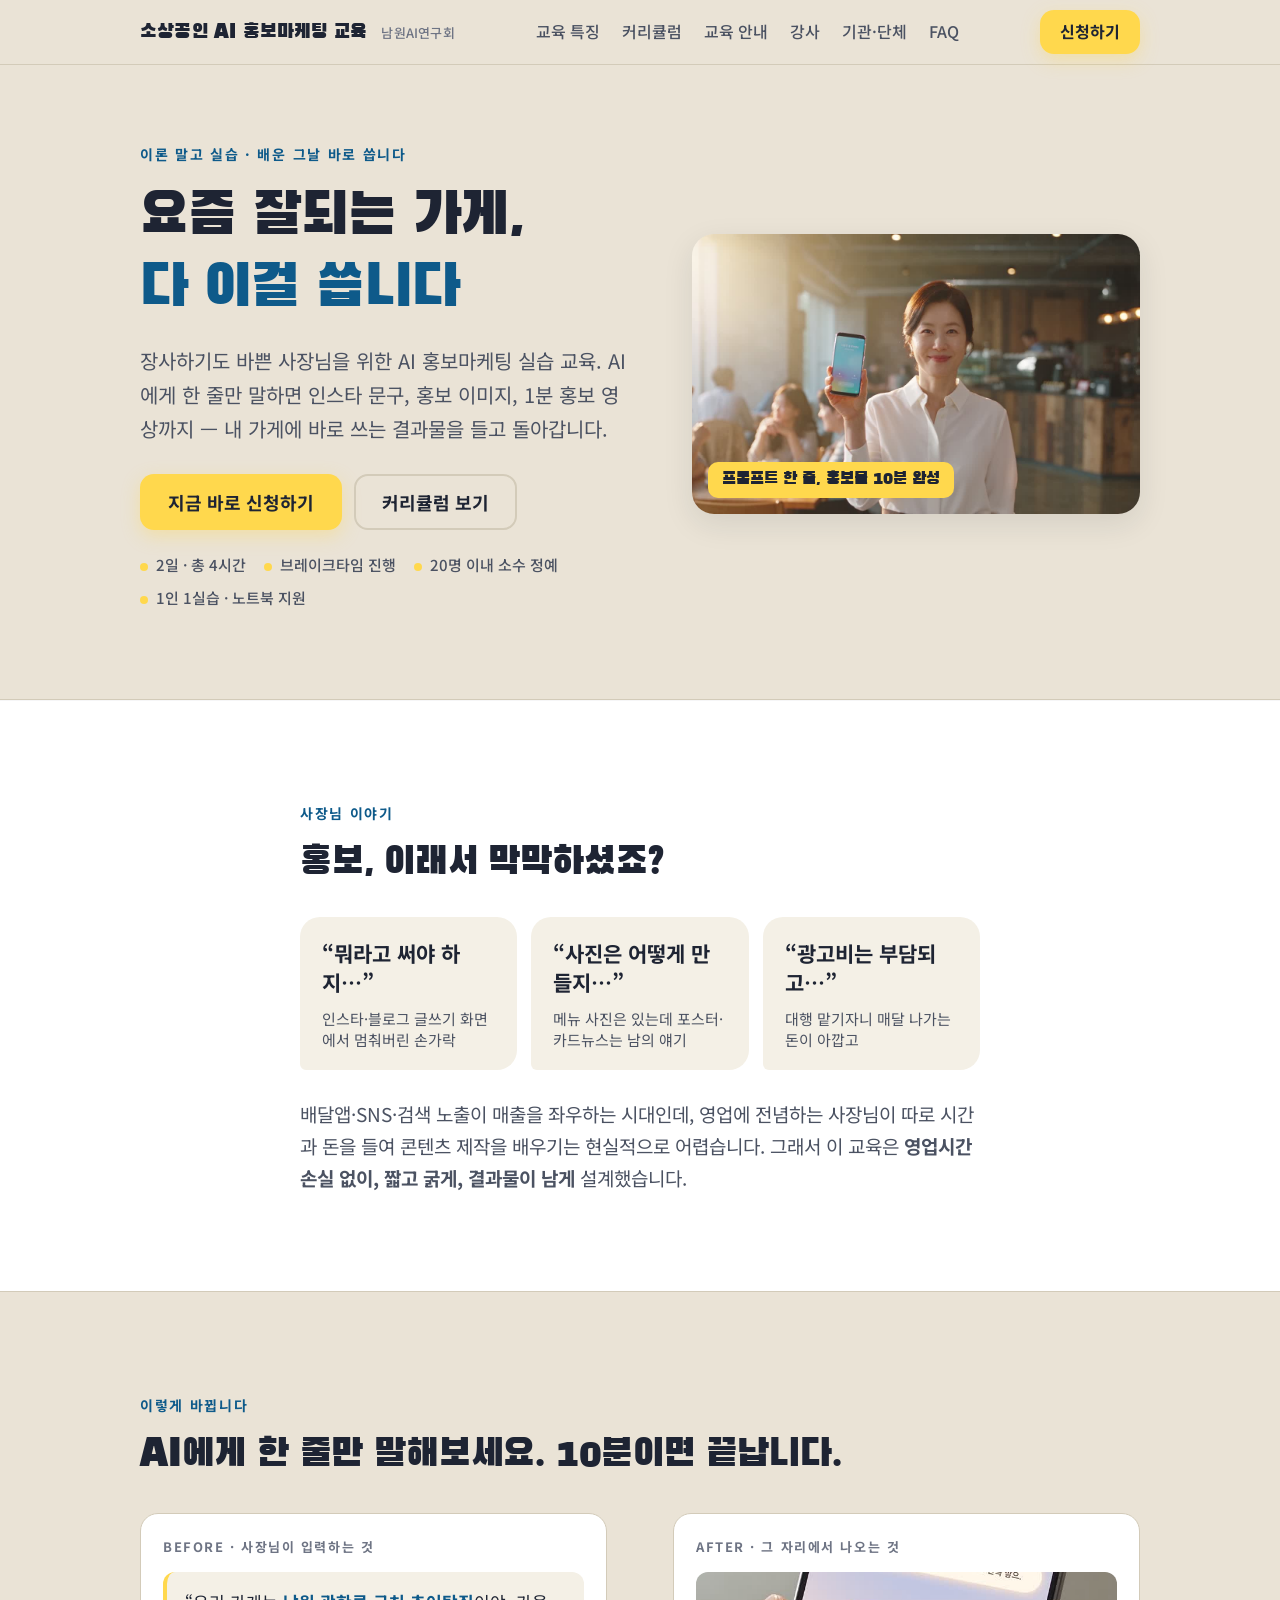
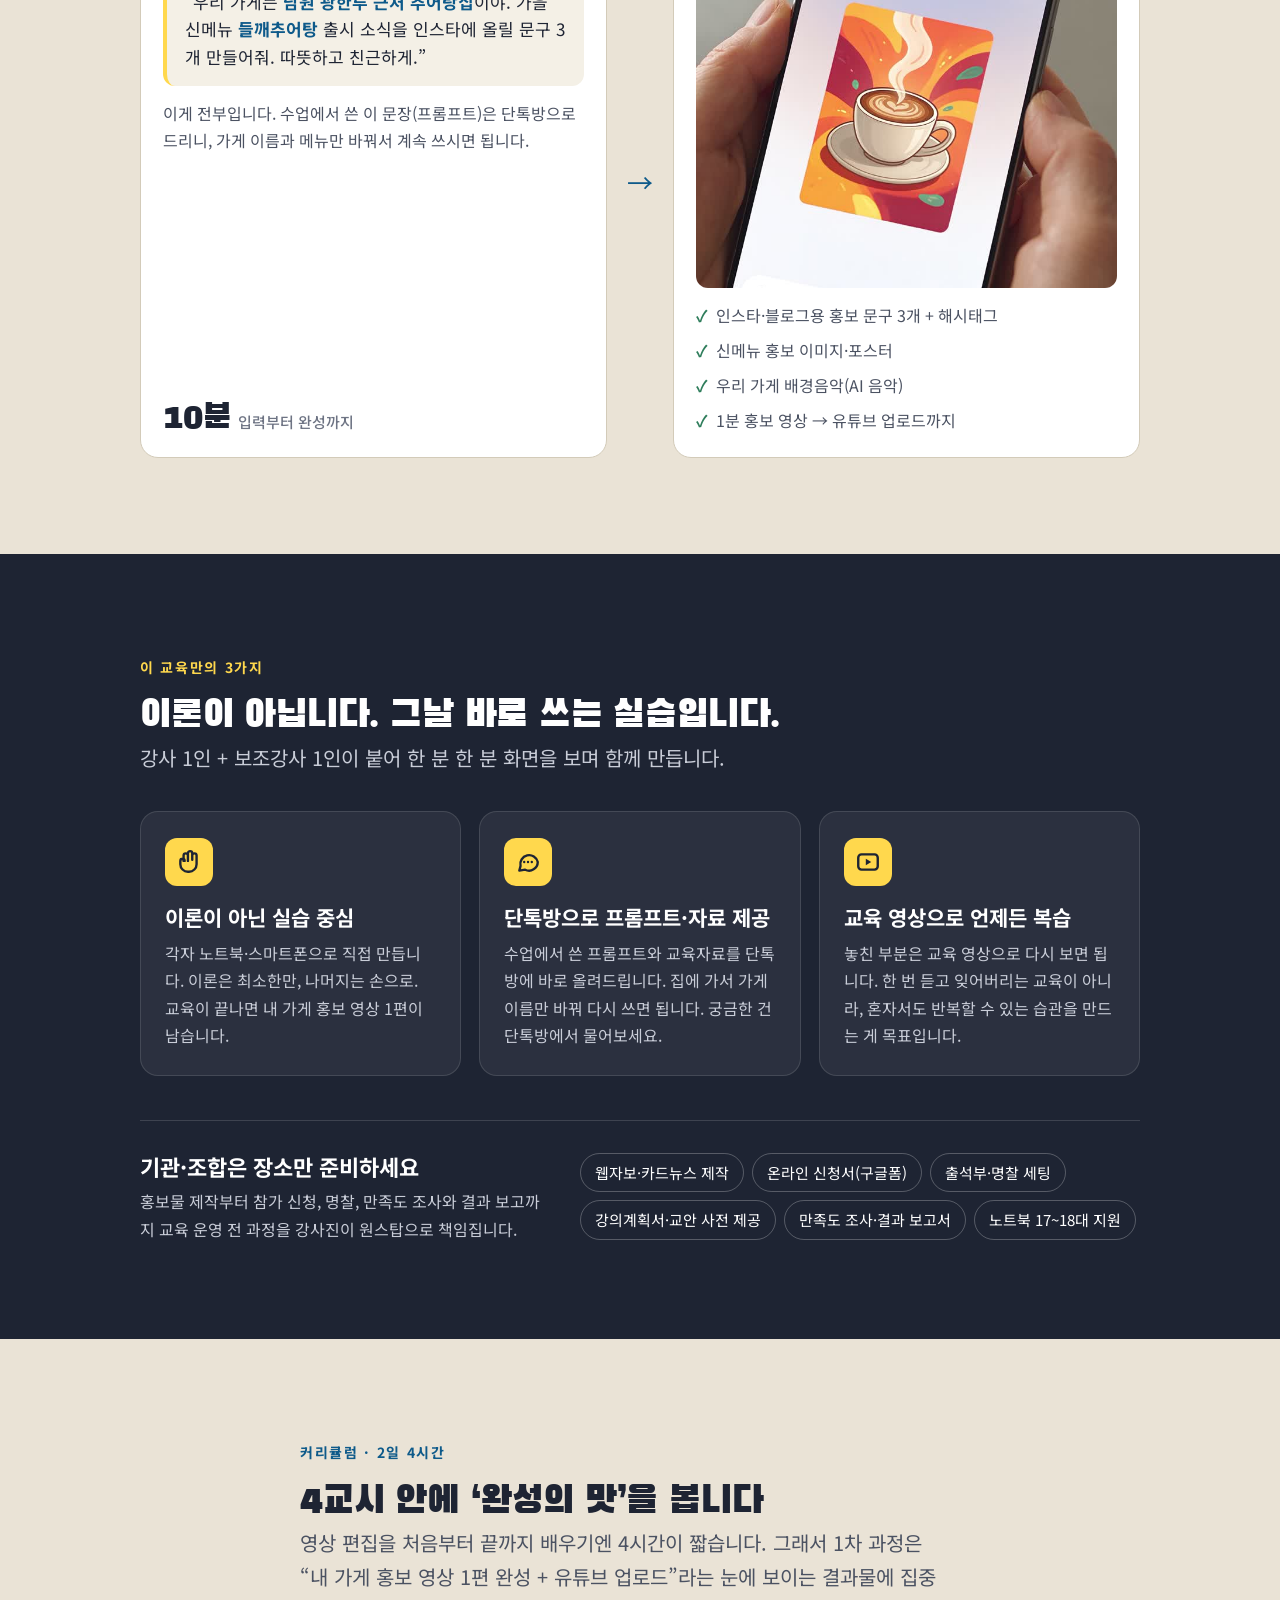
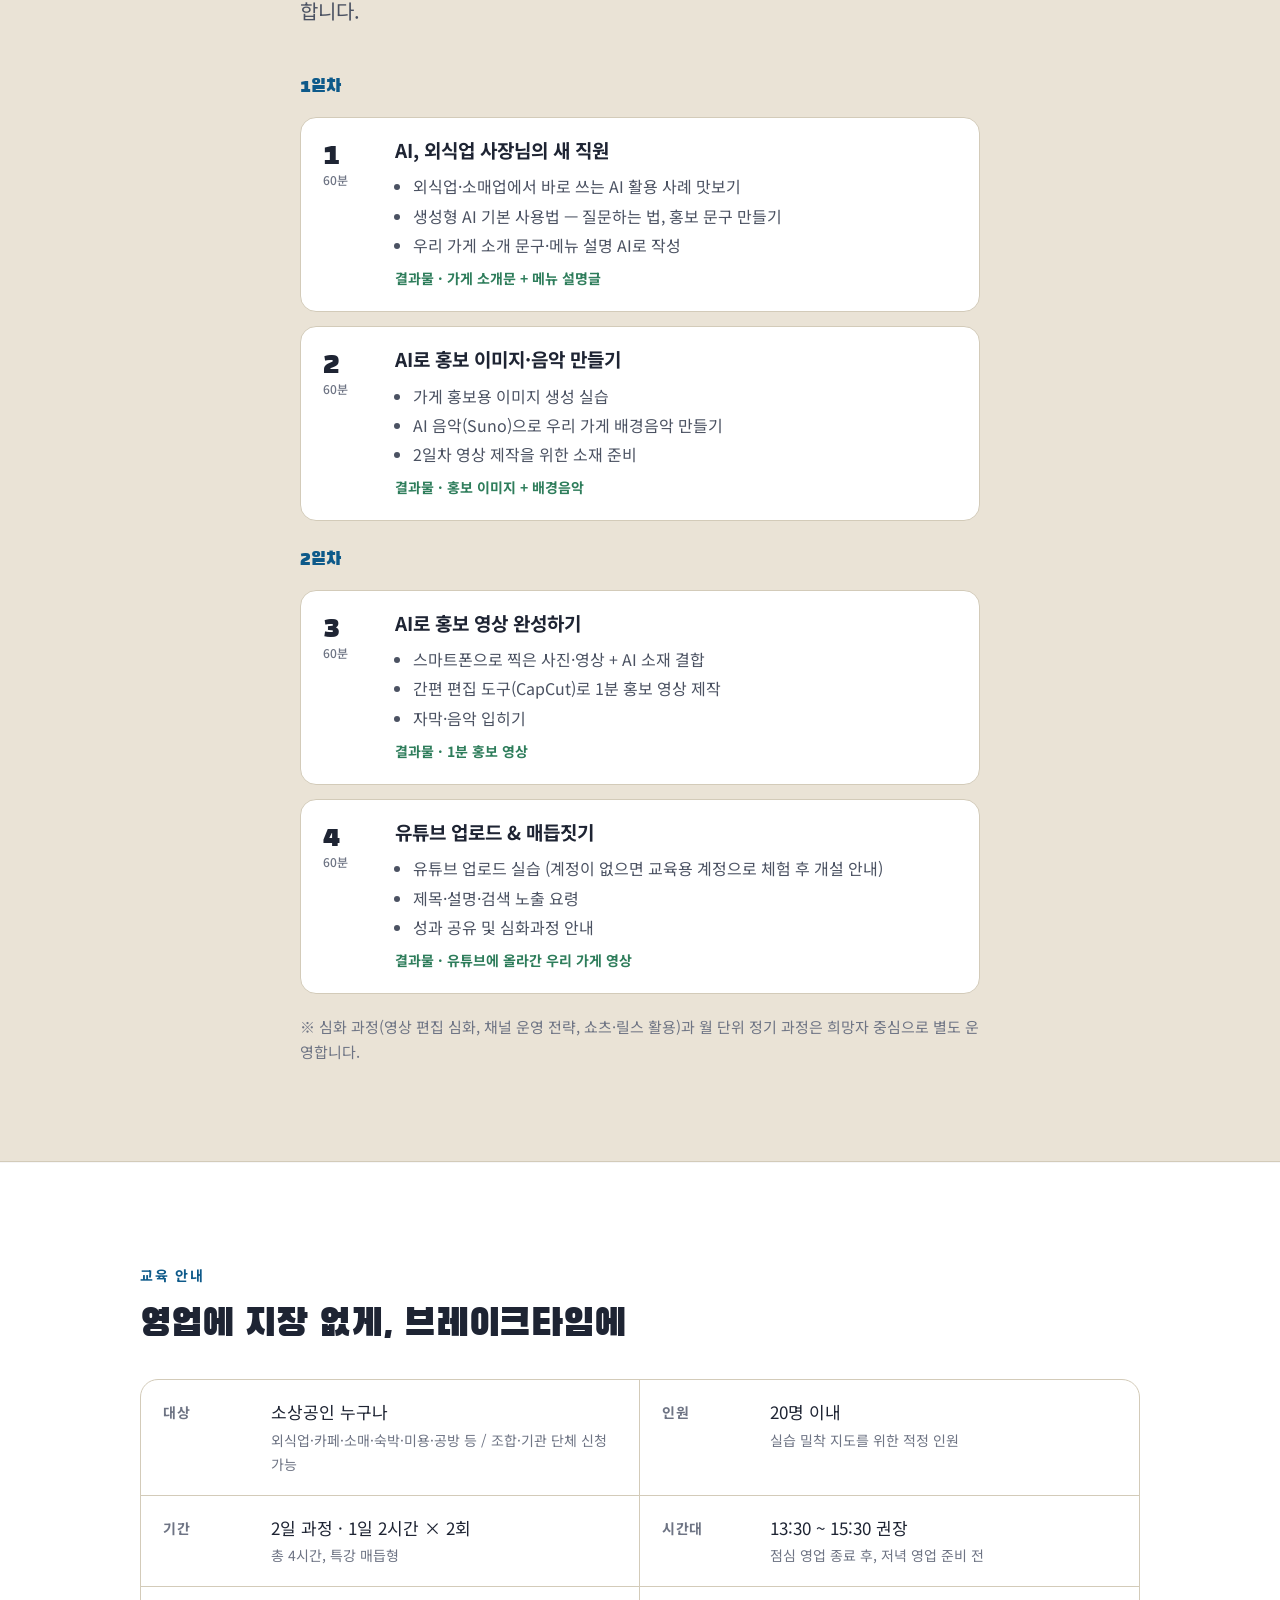
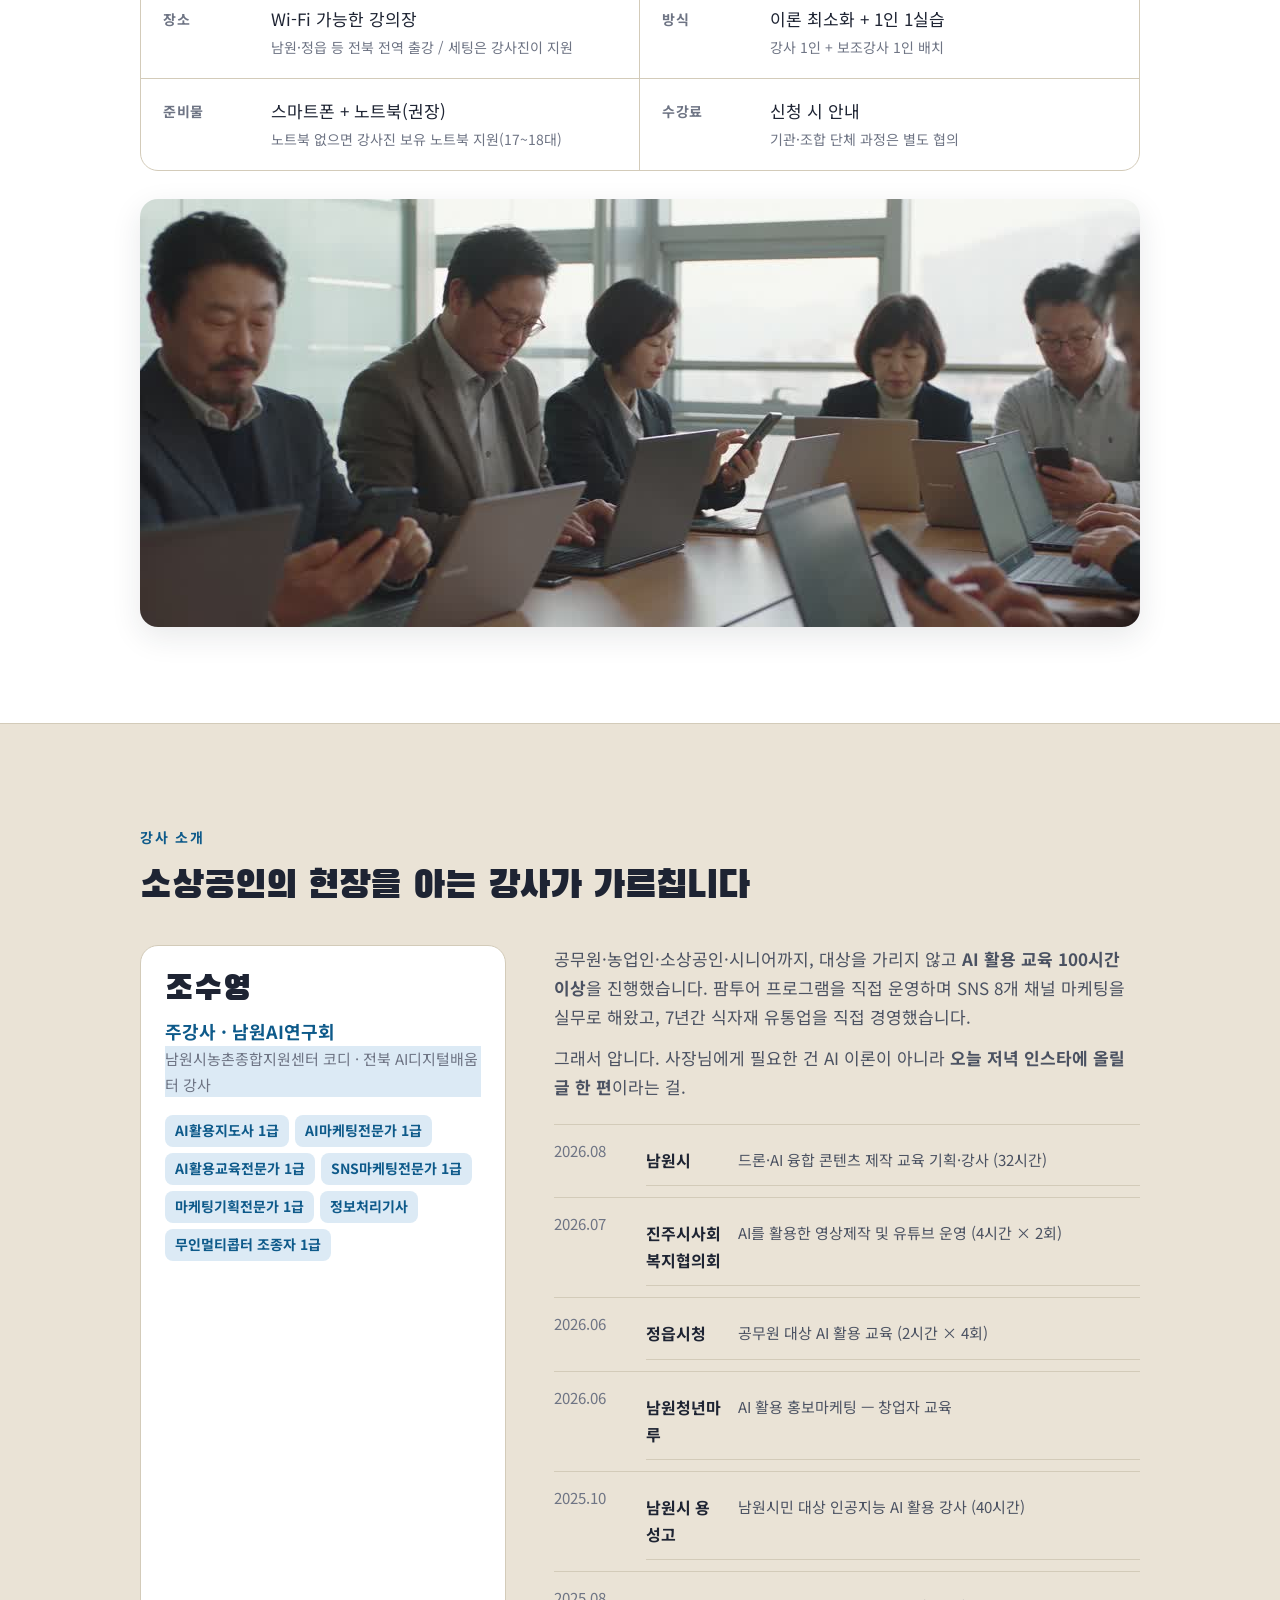
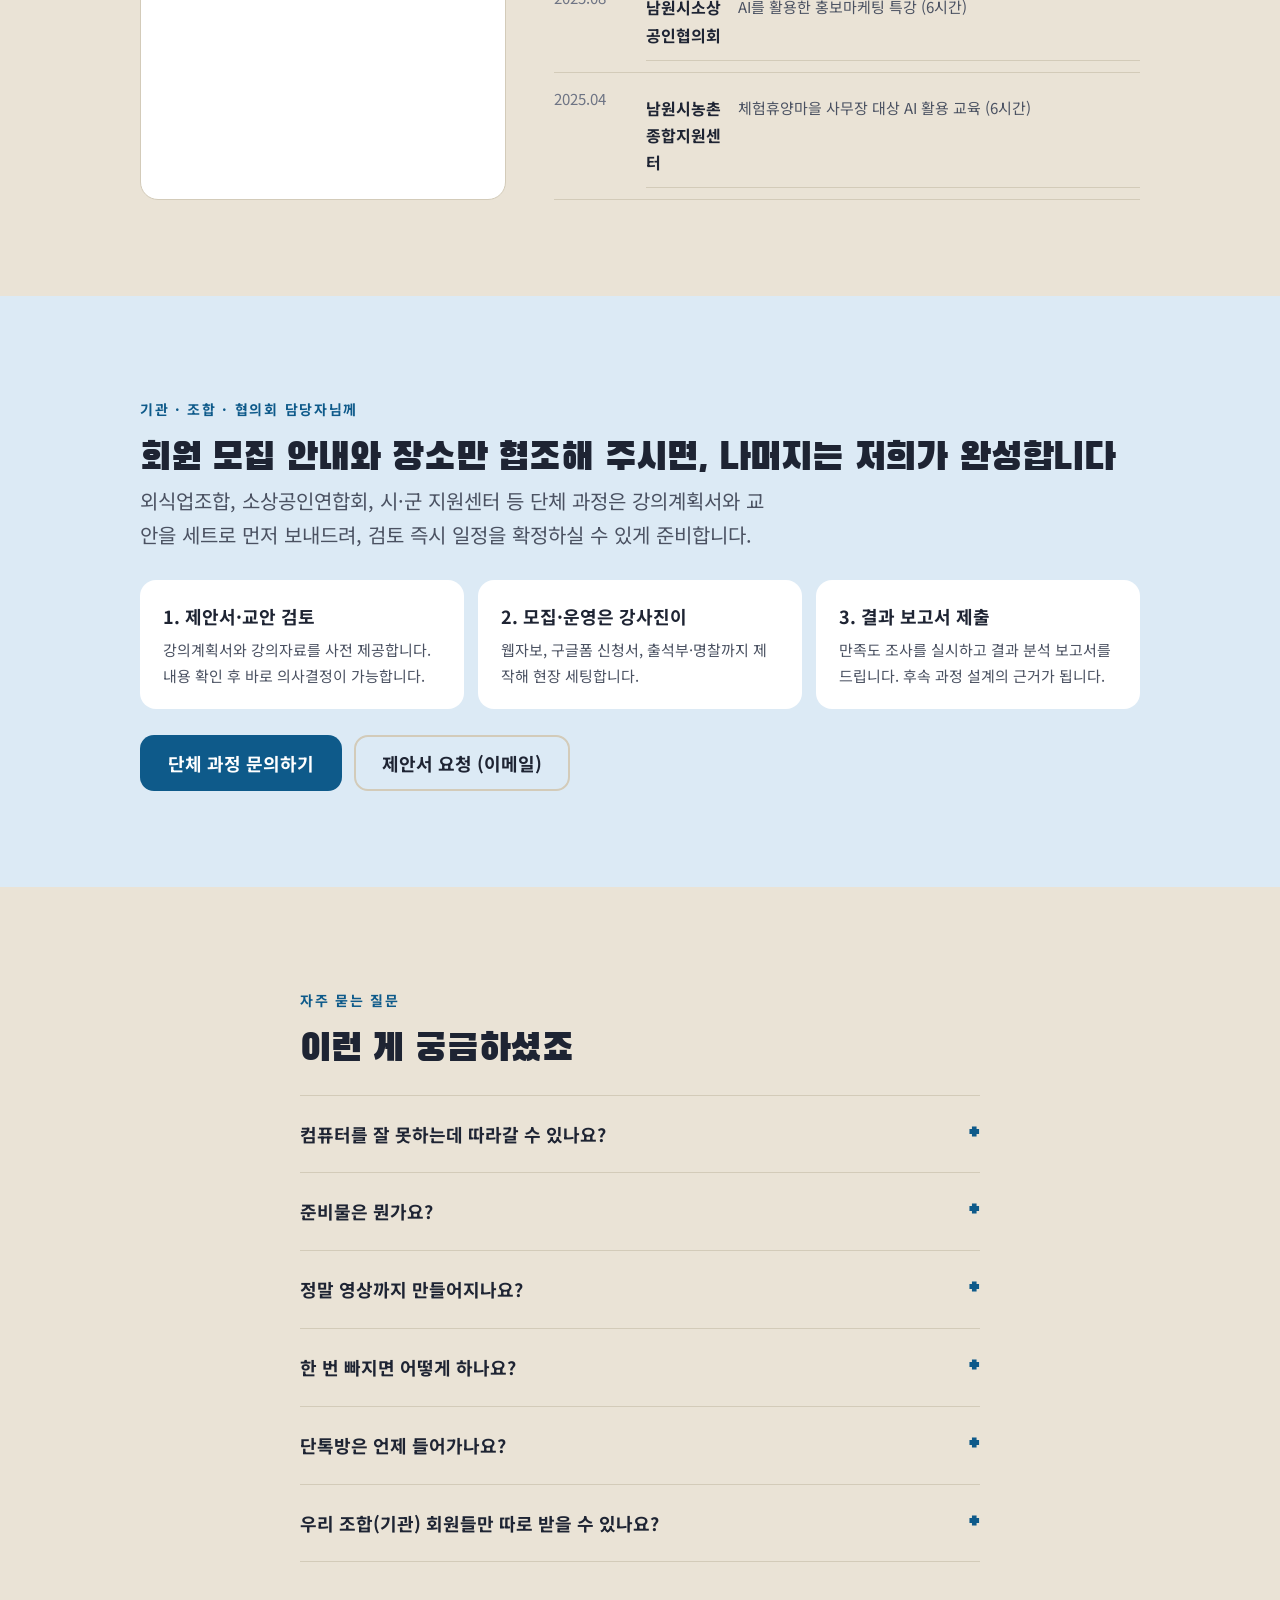
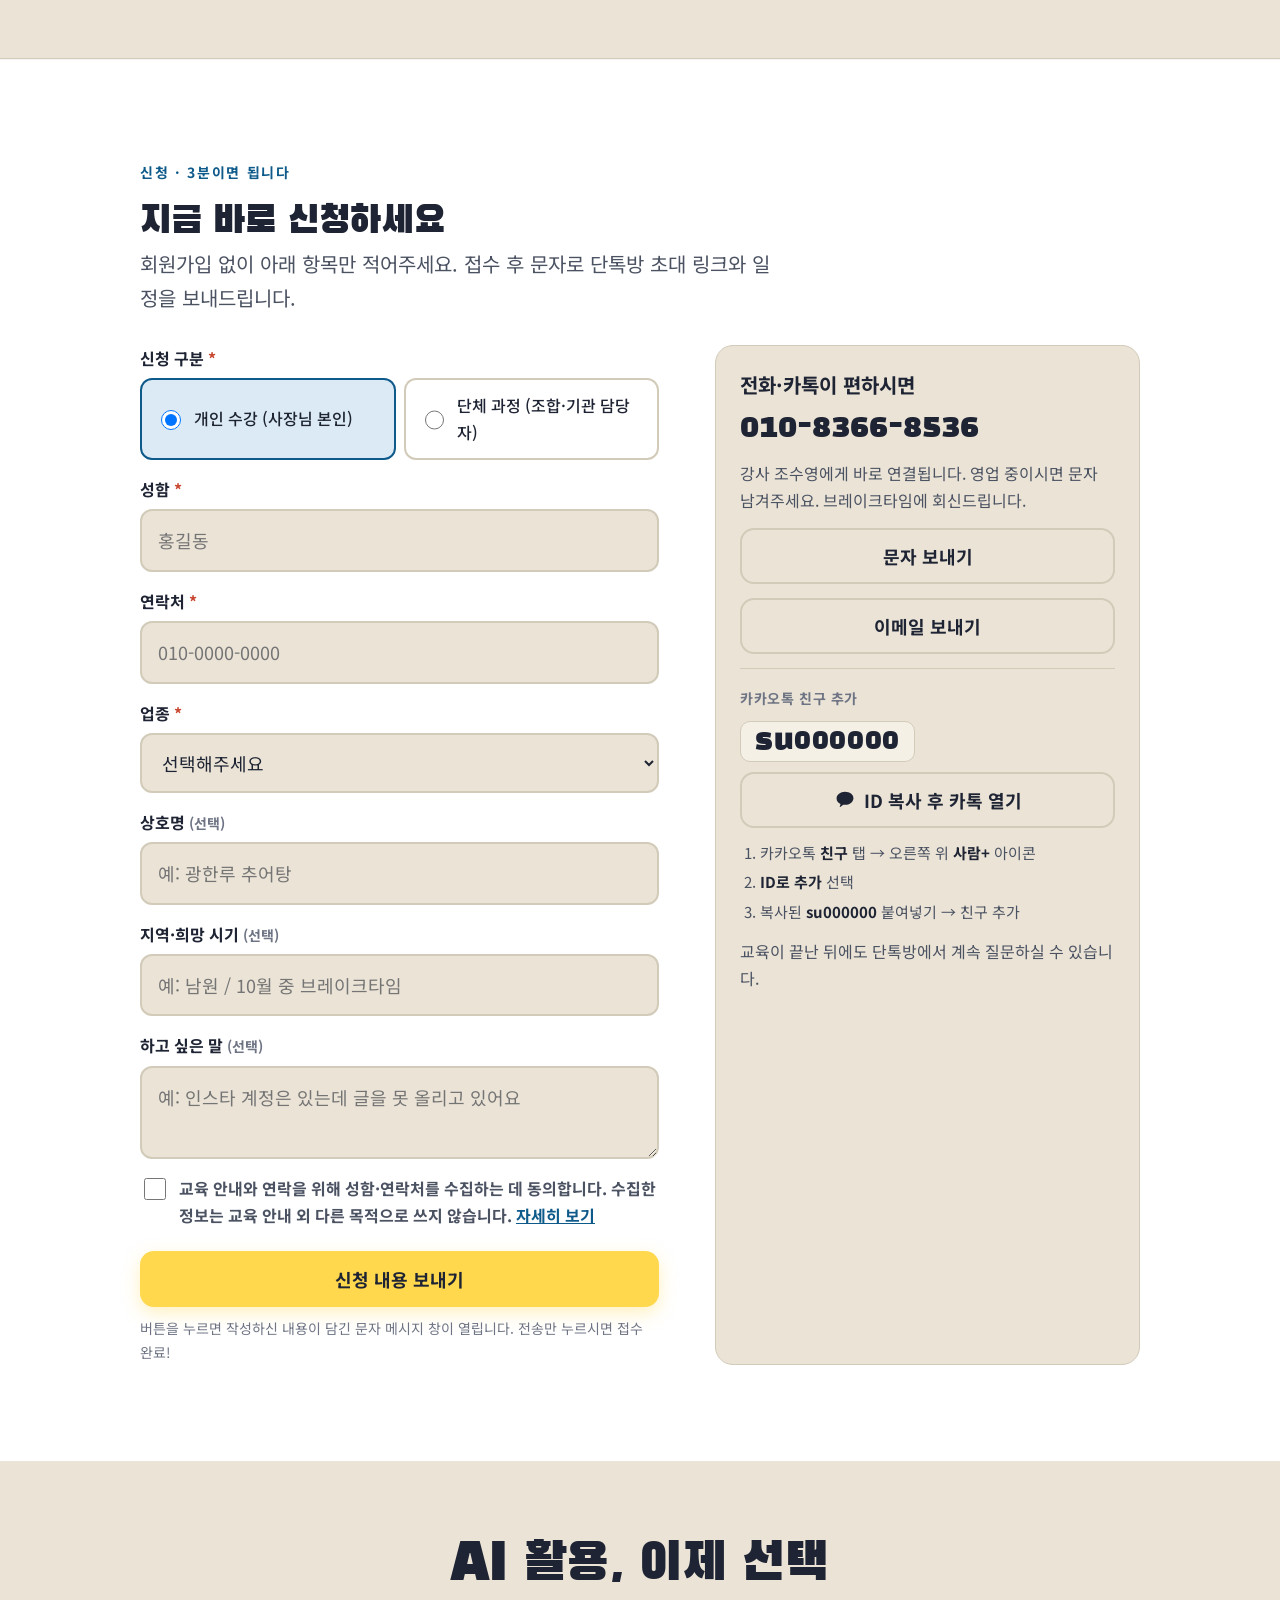
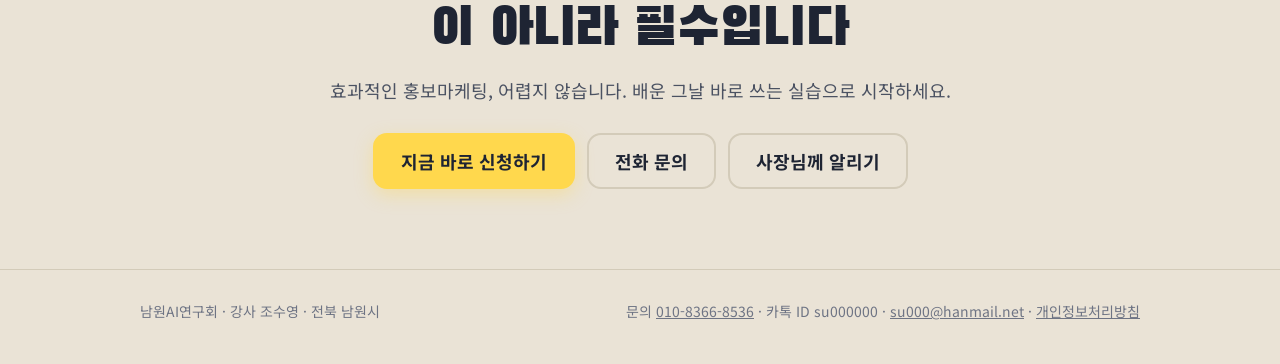
<file: index.html>
<!doctype html>
<html lang="ko">
<head>
<meta charset="utf-8">
<meta name="viewport" content="width=device-width, initial-scale=1">
<title>소상공인 AI 홍보마케팅 교육 | 남원AI연구회 · 강사 조수영</title>
<meta name="description" content="이론 말고 실습으로, 배운 그날 바로 우리 가게에 쓰는 소상공인 AI 홍보마케팅 교육. 2일 4시간 · 브레이크타임 진행 · 20명 이내 · 1인 1실습 · 노트북 지원. 남원AI연구회 강사 조수영.">
<meta name="author" content="남원AI연구회 · 조수영">
<meta name="keywords" content="소상공인 AI 교육, AI 홍보마케팅, 남원 AI 교육, 자영업 마케팅 교육, 챗GPT 교육, AI 영상제작 교육">
<meta name="theme-color" content="#FFD84D">
<link rel="canonical" href="https://nwnubigo.github.io/cde_ai_edu/">

<link rel="preconnect" href="https://fonts.googleapis.com">
<link rel="preconnect" href="https://fonts.gstatic.com" crossorigin>
<link rel="stylesheet" href="https://fonts.googleapis.com/css2?family=Black+Han+Sans&family=Noto+Sans+KR:wght@400;500;700&display=swap">

<!-- 카카오톡·SNS 공유 미리보기 -->
<meta property="og:site_name" content="소상공인 AI 홍보마케팅 교육">
<meta property="og:title" content="요즘 잘되는 가게, 다 이걸 씁니다 — 소상공인 AI 홍보마케팅 교육">
<meta property="og:description" content="이론 말고 실습으로, 배운 그날 바로 우리 가게에 씁니다. 2일 4시간 · 브레이크타임 · 1인 1실습">
<meta property="og:image" content="https://nwnubigo.github.io/cde_ai_edu/assets/img/hero.jpg">
<meta property="og:image:width" content="1280">
<meta property="og:image:height" content="720">
<meta property="og:image:alt" content="스마트폰으로 AI 홍보물을 만드는 가게 사장님">
<meta property="og:url" content="https://nwnubigo.github.io/cde_ai_edu/">
<meta property="og:type" content="website">
<meta property="og:locale" content="ko_KR">
<meta name="twitter:card" content="summary_large_image">
<meta name="twitter:title" content="요즘 잘되는 가게, 다 이걸 씁니다 — 소상공인 AI 홍보마케팅 교육">
<meta name="twitter:description" content="이론 말고 실습으로, 배운 그날 바로 우리 가게에 씁니다. 2일 4시간 · 1인 1실습">
<meta name="twitter:image" content="https://nwnubigo.github.io/cde_ai_edu/assets/img/hero.jpg">

<link rel="icon" href="assets/img/favicon.svg" type="image/svg+xml">
<link rel="apple-touch-icon" href="assets/img/favicon.svg">
<link rel="stylesheet" href="assets/css/style.css">

<script type="application/ld+json">
{
  "@context": "https://schema.org",
  "@graph": [
    {
      "@type": "Course",
      "name": "소상공인 AI 홍보마케팅 교육",
      "description": "소상공인이 AI로 홍보 문구·이미지·음악·1분 홍보 영상을 직접 만들고 유튜브에 올리는 실습 중심 교육. 2일 총 4시간 과정.",
      "inLanguage": "ko",
      "teaches": ["생성형 AI 활용", "홍보 문구 작성", "AI 이미지 생성", "AI 음악 제작", "홍보 영상 편집", "유튜브 업로드"],
      "provider": {
        "@type": "Organization",
        "name": "남원AI연구회",
        "areaServed": "전라북도",
        "telephone": "+82-10-8366-8536",
        "email": "su000@hanmail.net"
      },
      "hasCourseInstance": {
        "@type": "CourseInstance",
        "courseMode": "onsite",
        "courseWorkload": "PT4H",
        "location": {
          "@type": "Place",
          "name": "Wi-Fi 가능한 강의장 (전북 전역 출강)",
          "address": { "@type": "PostalAddress", "addressRegion": "전라북도", "addressCountry": "KR" }
        },
        "instructor": {
          "@type": "Person",
          "name": "조수영",
          "jobTitle": "AI 활용 교육 강사",
          "affiliation": { "@type": "Organization", "name": "남원AI연구회" }
        }
      }
    },
    {
      "@type": "FAQPage",
      "mainEntity": [
        { "@type": "Question", "name": "컴퓨터를 잘 못하는데 따라갈 수 있나요?", "acceptedAnswer": { "@type": "Answer", "text": "네. 카카오톡을 쓰실 수 있으면 충분합니다. 첫 시간에 크롬 설치와 구글 계정 찾기부터 함께 하고, 강사와 보조강사가 한 분씩 화면을 보며 도와드립니다." } },
        { "@type": "Question", "name": "준비물은 뭔가요?", "acceptedAnswer": { "@type": "Answer", "text": "스마트폰만 있으면 됩니다. 노트북이 있으면 더 좋고, 없으면 강사진이 보유한 노트북(17~18대)을 빌려드립니다." } },
        { "@type": "Question", "name": "정말 영상까지 만들어지나요?", "acceptedAnswer": { "@type": "Answer", "text": "네. 2일차에 스마트폰으로 찍은 사진·영상과 AI로 만든 이미지·음악을 합쳐 1분 홍보 영상을 완성하고, 그 자리에서 유튜브에 올립니다." } },
        { "@type": "Question", "name": "한 번 빠지면 어떻게 하나요?", "acceptedAnswer": { "@type": "Answer", "text": "교육 영상으로 복습하실 수 있고, 단톡방에 프롬프트와 자료가 모두 올라가 있습니다." } },
        { "@type": "Question", "name": "단톡방은 언제 들어가나요?", "acceptedAnswer": { "@type": "Answer", "text": "신청이 접수되면 문자로 단톡방 초대 링크를 보내드립니다." } },
        { "@type": "Question", "name": "우리 조합(기관) 회원들만 따로 받을 수 있나요?", "acceptedAnswer": { "@type": "Answer", "text": "네. 20명 이내 단체 과정으로 출강합니다. 장소와 회원 모집 안내만 협조해 주시면 홍보물·신청서·명찰·만족도 조사·결과 보고까지 강사진이 맡습니다." } }
      ]
    }
  ]
}
</script>
</head>
<body>
<a class="skip" href="#top">본문 바로가기</a>

<header class="top">
  <div class="wrap">
    <a class="brand" href="#top">소상공인 AI 홍보마케팅 교육 <small>남원AI연구회</small></a>
    <nav class="nav" id="nav" aria-label="주요 메뉴">
      <a href="#why">교육 특징</a><a href="#curri">커리큘럼</a><a href="#info">교육 안내</a><a href="#who">강사</a><a href="#org">기관·단체</a><a href="#faq">FAQ</a>
    </nav>
    <button class="navtoggle" id="navToggle" type="button" aria-expanded="false" aria-controls="nav" aria-label="메뉴 열기">
      <span aria-hidden="true"></span><span aria-hidden="true"></span><span aria-hidden="true"></span>
    </button>
    <a class="btn btn-primary top-cta" href="#apply">신청하기</a>
  </div>
</header>

<main id="top">
<section class="hero">
  <div class="wrap">
    <div>
      <span class="eyebrow">이론 말고 실습 · 배운 그날 바로 씁니다</span>
      <h1>요즘 잘되는 가게,<span>다 이걸 씁니다</span></h1>
      <p class="lead">장사하기도 바쁜 사장님을 위한 AI 홍보마케팅 실습 교육. AI에게 한 줄만 말하면 인스타 문구, 홍보 이미지, 1분 홍보 영상까지 — 내 가게에 바로 쓰는 결과물을 들고 돌아갑니다.</p>
      <div class="cta">
        <a class="btn btn-primary" href="#apply">지금 바로 신청하기</a>
        <a class="btn btn-ghost" href="#curri">커리큘럼 보기</a>
      </div>
      <div class="facts">
        <span>2일 · 총 4시간</span><span>브레이크타임 진행</span><span>20명 이내 소수 정예</span><span>1인 1실습 · 노트북 지원</span>
      </div>
    </div>
    <div class="hero-media">
      <!-- 홍보영상을 유튜브에 올린 뒤에는 아래 <img> 대신 <iframe> 임베드로 교체하세요. -->
      <img src="assets/img/hero.jpg" alt="가게 앞에서 스마트폰을 들고 웃고 있는 카페 사장님" width="1280" height="720" fetchpriority="high" decoding="async">
      <div class="hero-tag">프롬프트 한 줄, 홍보물 10분 완성</div>
    </div>
  </div>
</section>

<section class="pain reveal">
  <div class="wrap narrow">
    <span class="eyebrow">사장님 이야기</span>
    <h2>홍보, 이래서 막막하셨죠?</h2>
    <div class="bubbles">
      <div class="bubble">“뭐라고 써야 하지…”<small>인스타·블로그 글쓰기 화면에서 멈춰버린 손가락</small></div>
      <div class="bubble">“사진은 어떻게 만들지…”<small>메뉴 사진은 있는데 포스터·카드뉴스는 남의 얘기</small></div>
      <div class="bubble">“광고비는 부담되고…”<small>대행 맡기자니 매달 나가는 돈이 아깝고</small></div>
    </div>
    <p class="after">배달앱·SNS·검색 노출이 매출을 좌우하는 시대인데, 영업에 전념하는 사장님이 따로 시간과 돈을 들여 콘텐츠 제작을 배우기는 현실적으로 어렵습니다. 그래서 이 교육은 <b>영업시간 손실 없이, 짧고 굵게, 결과물이 남게</b> 설계했습니다.</p>
  </div>
</section>

<section id="how" class="reveal">
  <div class="wrap">
    <span class="eyebrow">이렇게 바뀝니다</span>
    <h2>AI에게 한 줄만 말해보세요. 10분이면 끝납니다.</h2>
    <div class="ba">
      <div class="ba-card">
        <div class="lab">BEFORE · 사장님이 입력하는 것</div>
        <div class="prompt">“우리 가게는 <b>남원 광한루 근처 추어탕집</b>이야. 가을 신메뉴 <b>들깨추어탕</b> 출시 소식을 인스타에 올릴 문구 3개 만들어줘. 따뜻하고 친근하게.”</div>
        <p class="ba-note">이게 전부입니다. 수업에서 쓴 이 문장(프롬프트)은 단톡방으로 드리니, 가게 이름과 메뉴만 바꿔서 계속 쓰시면 됩니다.</p>
        <div class="timer">10분<small>입력부터 완성까지</small></div>
      </div>
      <div class="ba-arrow" aria-hidden="true">→</div>
      <div class="ba-card">
        <div class="lab">AFTER · 그 자리에서 나오는 것</div>
        <img src="assets/img/phone.jpg" alt="스마트폰 화면에 AI가 만든 카페 홍보 이미지가 떠 있는 모습" width="720" height="1280" loading="lazy" decoding="async">
        <div class="outs">
          <div>인스타·블로그용 홍보 문구 3개 + 해시태그</div>
          <div>신메뉴 홍보 이미지·포스터</div>
          <div>우리 가게 배경음악(AI 음악)</div>
          <div>1분 홍보 영상 → 유튜브 업로드까지</div>
        </div>
      </div>
    </div>
  </div>
</section>

<section class="why" id="why">
  <div class="wrap">
    <span class="eyebrow">이 교육만의 3가지</span>
    <h2>이론이 아닙니다. 그날 바로 쓰는 실습입니다.</h2>
    <p class="lead">강사 1인 + 보조강사 1인이 붙어 한 분 한 분 화면을 보며 함께 만듭니다.</p>
    <div class="pillars">
      <div class="pillar">
        <div class="ic" aria-hidden="true"><svg width="26" height="26" viewBox="0 0 24 24" fill="none" stroke="currentColor" stroke-width="2.2" stroke-linecap="round" stroke-linejoin="round"><path d="M7 11V6a2 2 0 0 1 4 0v5M11 10V4a2 2 0 0 1 4 0v6M15 10V6a2 2 0 0 1 4 0v8a7 7 0 0 1-7 7h-1a7 7 0 0 1-7-7v-3a2 2 0 0 1 4 0"/></svg></div>
        <h3>이론이 아닌 실습 중심</h3>
        <p>각자 노트북·스마트폰으로 직접 만듭니다. 이론은 최소한만, 나머지는 손으로. 교육이 끝나면 내 가게 홍보 영상 1편이 남습니다.</p>
      </div>
      <div class="pillar">
        <div class="ic" aria-hidden="true"><svg width="26" height="26" viewBox="0 0 24 24" fill="none" stroke="currentColor" stroke-width="2.2" stroke-linecap="round" stroke-linejoin="round"><path d="M21 12a8 8 0 0 1-11.6 7.1L4 20l1.1-4.3A8 8 0 1 1 21 12z"/><path d="M8.5 12h.01M12 12h.01M15.5 12h.01"/></svg></div>
        <h3>단톡방으로 프롬프트·자료 제공</h3>
        <p>수업에서 쓴 프롬프트와 교육자료를 단톡방에 바로 올려드립니다. 집에 가서 가게 이름만 바꿔 다시 쓰면 됩니다. 궁금한 건 단톡방에서 물어보세요.</p>
      </div>
      <div class="pillar">
        <div class="ic" aria-hidden="true"><svg width="26" height="26" viewBox="0 0 24 24" fill="none" stroke="currentColor" stroke-width="2.2" stroke-linecap="round" stroke-linejoin="round"><rect x="3" y="5" width="18" height="14" rx="3"/><path d="M10 9l5 3-5 3z" fill="currentColor" stroke="none"/></svg></div>
        <h3>교육 영상으로 언제든 복습</h3>
        <p>놓친 부분은 교육 영상으로 다시 보면 됩니다. 한 번 듣고 잊어버리는 교육이 아니라, 혼자서도 반복할 수 있는 습관을 만드는 게 목표입니다.</p>
      </div>
    </div>
    <div class="onestop">
      <div>
        <h3>기관·조합은 장소만 준비하세요</h3>
        <p>홍보물 제작부터 참가 신청, 명찰, 만족도 조사와 결과 보고까지 교육 운영 전 과정을 강사진이 원스탑으로 책임집니다.</p>
      </div>
      <div class="chips">
        <span class="chip">웹자보·카드뉴스 제작</span><span class="chip">온라인 신청서(구글폼)</span><span class="chip">출석부·명찰 세팅</span><span class="chip">강의계획서·교안 사전 제공</span><span class="chip">만족도 조사·결과 보고서</span><span class="chip">노트북 17~18대 지원</span>
      </div>
    </div>
  </div>
</section>

<section id="curri" class="reveal">
  <div class="wrap narrow">
    <span class="eyebrow">커리큘럼 · 2일 4시간</span>
    <h2>4교시 안에 ‘완성의 맛’을 봅니다</h2>
    <p class="lead">영상 편집을 처음부터 끝까지 배우기엔 4시간이 짧습니다. 그래서 1차 과정은 “내 가게 홍보 영상 1편 완성 + 유튜브 업로드”라는 눈에 보이는 결과물에 집중합니다.</p>
    <div class="curri">
      <div class="day">1일차</div>
      <div class="lesson">
        <div class="n">1<small>60분</small></div>
        <h3>AI, 외식업 사장님의 새 직원</h3>
        <ul><li>외식업·소매업에서 바로 쓰는 AI 활용 사례 맛보기</li><li>생성형 AI 기본 사용법 — 질문하는 법, 홍보 문구 만들기</li><li>우리 가게 소개 문구·메뉴 설명 AI로 작성</li></ul>
        <div class="out">결과물 · 가게 소개문 + 메뉴 설명글</div>
      </div>
      <div class="lesson">
        <div class="n">2<small>60분</small></div>
        <h3>AI로 홍보 이미지·음악 만들기</h3>
        <ul><li>가게 홍보용 이미지 생성 실습</li><li>AI 음악(Suno)으로 우리 가게 배경음악 만들기</li><li>2일차 영상 제작을 위한 소재 준비</li></ul>
        <div class="out">결과물 · 홍보 이미지 + 배경음악</div>
      </div>
      <div class="day">2일차</div>
      <div class="lesson">
        <div class="n">3<small>60분</small></div>
        <h3>AI로 홍보 영상 완성하기</h3>
        <ul><li>스마트폰으로 찍은 사진·영상 + AI 소재 결합</li><li>간편 편집 도구(CapCut)로 1분 홍보 영상 제작</li><li>자막·음악 입히기</li></ul>
        <div class="out">결과물 · 1분 홍보 영상</div>
      </div>
      <div class="lesson">
        <div class="n">4<small>60분</small></div>
        <h3>유튜브 업로드 &amp; 매듭짓기</h3>
        <ul><li>유튜브 업로드 실습 (계정이 없으면 교육용 계정으로 체험 후 개설 안내)</li><li>제목·설명·검색 노출 요령</li><li>성과 공유 및 심화과정 안내</li></ul>
        <div class="out">결과물 · 유튜브에 올라간 우리 가게 영상</div>
      </div>
    </div>
    <p class="note">※ 심화 과정(영상 편집 심화, 채널 운영 전략, 쇼츠·릴스 활용)과 월 단위 정기 과정은 희망자 중심으로 별도 운영합니다.</p>
  </div>
</section>

<section class="info" id="info">
  <div class="wrap">
    <span class="eyebrow">교육 안내</span>
    <h2>영업에 지장 없게, 브레이크타임에</h2>
    <dl class="infogrid">
      <div><dt>대상</dt><dd>소상공인 누구나 <small>외식업·카페·소매·숙박·미용·공방 등 / 조합·기관 단체 신청 가능</small></dd></div>
      <div><dt>인원</dt><dd>20명 이내 <small>실습 밀착 지도를 위한 적정 인원</small></dd></div>
      <div><dt>기간</dt><dd>2일 과정 · 1일 2시간 × 2회 <small>총 4시간, 특강 매듭형</small></dd></div>
      <div><dt>시간대</dt><dd>13:30 ~ 15:30 권장 <small>점심 영업 종료 후, 저녁 영업 준비 전</small></dd></div>
      <div><dt>장소</dt><dd>Wi-Fi 가능한 강의장 <small>남원·정읍 등 전북 전역 출강 / 세팅은 강사진이 지원</small></dd></div>
      <div><dt>방식</dt><dd>이론 최소화 + 1인 1실습 <small>강사 1인 + 보조강사 1인 배치</small></dd></div>
      <div><dt>준비물</dt><dd>스마트폰 + 노트북(권장) <small>노트북 없으면 강사진 보유 노트북 지원(17~18대)</small></dd></div>
      <div><dt>수강료</dt><dd>신청 시 안내 <small>기관·조합 단체 과정은 별도 협의</small></dd></div>
    </dl>
    <div class="classpic"><img src="assets/img/class.jpg" alt="노트북과 스마트폰으로 실습 중인 소상공인 수강생들" width="1000" height="563" loading="lazy" decoding="async"></div>
  </div>
</section>

<section id="who" class="reveal">
  <div class="wrap">
    <span class="eyebrow">강사 소개</span>
    <h2>소상공인의 현장을 아는 강사가 가르칩니다</h2>
    <div class="who">
      <div class="card-name">
        <div class="nm">조수영</div>
        <div class="role">주강사 · 남원AI연구회</div>
        <div class="org">남원시농촌종합지원센터 코디 · 전북 AI디지털배움터 강사</div>
        <ul class="certs">
          <li>AI활용지도사 1급</li><li>AI마케팅전문가 1급</li><li>AI활용교육전문가 1급</li><li>SNS마케팅전문가 1급</li><li>마케팅기획전문가 1급</li><li>정보처리기사</li><li>무인멀티콥터 조종자 1급</li>
        </ul>
      </div>
      <div class="bio">
        <p>공무원·농업인·소상공인·시니어까지, 대상을 가리지 않고 <b>AI 활용 교육 100시간 이상</b>을 진행했습니다. 팜투어 프로그램을 직접 운영하며 SNS 8개 채널 마케팅을 실무로 해왔고, 7년간 식자재 유통업을 직접 경영했습니다.</p>
        <p>그래서 압니다. 사장님에게 필요한 건 AI 이론이 아니라 <b>오늘 저녁 인스타에 올릴 글 한 편</b>이라는 걸.</p>
        <div class="hist">
          <div><time>2026.08</time><div><b>남원시</b><span>드론·AI 융합 콘텐츠 제작 교육 기획·강사 (32시간)</span></div></div>
          <div><time>2026.07</time><div><b>진주시사회복지협의회</b><span>AI를 활용한 영상제작 및 유튜브 운영 (4시간 × 2회)</span></div></div>
          <div><time>2026.06</time><div><b>정읍시청</b><span>공무원 대상 AI 활용 교육 (2시간 × 4회)</span></div></div>
          <div><time>2026.06</time><div><b>남원청년마루</b><span>AI 활용 홍보마케팅 — 창업자 교육</span></div></div>
          <div><time>2025.10</time><div><b>남원시 용성고</b><span>남원시민 대상 인공지능 AI 활용 강사 (40시간)</span></div></div>
          <div><time>2025.08</time><div><b>남원시소상공인협의회</b><span>AI를 활용한 홍보마케팅 특강 (6시간)</span></div></div>
          <div><time>2025.04</time><div><b>남원시농촌종합지원센터</b><span>체험휴양마을 사무장 대상 AI 활용 교육 (6시간)</span></div></div>
        </div>
      </div>
    </div>
  </div>
</section>

<section class="org" id="org">
  <div class="wrap">
    <span class="eyebrow">기관 · 조합 · 협의회 담당자님께</span>
    <h2>회원 모집 안내와 장소만 협조해 주시면, 나머지는 저희가 완성합니다</h2>
    <p class="lead">외식업조합, 소상공인연합회, 시·군 지원센터 등 단체 과정은 강의계획서와 교안을 세트로 먼저 보내드려, 검토 즉시 일정을 확정하실 수 있게 준비합니다.</p>
    <div class="steps">
      <div class="step"><b>1. 제안서·교안 검토</b><p>강의계획서와 강의자료를 사전 제공합니다. 내용 확인 후 바로 의사결정이 가능합니다.</p></div>
      <div class="step"><b>2. 모집·운영은 강사진이</b><p>웹자보, 구글폼 신청서, 출석부·명찰까지 제작해 현장 세팅합니다.</p></div>
      <div class="step"><b>3. 결과 보고서 제출</b><p>만족도 조사를 실시하고 결과 분석 보고서를 드립니다. 후속 과정 설계의 근거가 됩니다.</p></div>
    </div>
    <div class="org-cta">
      <a class="btn btn-deep" href="#apply" data-pick-group>단체 과정 문의하기</a>
      <a class="btn btn-ghost" href="mailto:su000@hanmail.net?subject=소상공인 AI 교육 제안서 요청">제안서 요청 (이메일)</a>
    </div>
  </div>
</section>

<section id="faq" class="reveal">
  <div class="wrap narrow">
    <span class="eyebrow">자주 묻는 질문</span>
    <h2>이런 게 궁금하셨죠</h2>
    <div class="faqs">
      <details><summary>컴퓨터를 잘 못하는데 따라갈 수 있나요?</summary><p>네. 카카오톡을 쓰실 수 있으면 충분합니다. 첫 시간에 크롬 설치와 구글 계정 찾기부터 함께 하고, 강사와 보조강사가 한 분씩 화면을 보며 도와드립니다. 60대 어르신 대상 교육도 여러 번 진행했습니다.</p></details>
      <details><summary>준비물은 뭔가요?</summary><p>스마트폰만 있으면 됩니다. 노트북이 있으면 개인 계정과 기록이 남아 더 좋고, 없으면 강사진이 보유한 노트북(17~18대)을 빌려드립니다.</p></details>
      <details><summary>정말 영상까지 만들어지나요?</summary><p>네. 2일차에 스마트폰으로 찍은 사진·영상과 AI로 만든 이미지·음악을 합쳐 1분 홍보 영상을 완성하고, 그 자리에서 유튜브에 올립니다. 유튜브 계정이 없으면 교육용 계정으로 먼저 체험한 뒤 개설을 도와드립니다.</p></details>
      <details><summary>한 번 빠지면 어떻게 하나요?</summary><p>교육 영상으로 복습하실 수 있고, 단톡방에 프롬프트와 자료가 모두 올라가 있습니다. 궁금한 건 단톡방에 질문하시면 됩니다.</p></details>
      <details><summary>단톡방은 언제 들어가나요?</summary><p>신청이 접수되면 문자로 단톡방 초대 링크를 보내드립니다. 교육 전에 미리 준비할 것과 일정 안내도 단톡방에서 드립니다.</p></details>
      <details><summary>우리 조합(기관) 회원들만 따로 받을 수 있나요?</summary><p>네. 20명 이내 단체 과정으로 출강합니다. 장소(인터넷 가능)와 회원 모집 안내만 협조해 주시면 홍보물·신청서·명찰·만족도 조사·결과 보고까지 강사진이 맡습니다.</p></details>
    </div>
  </div>
</section>

<section class="apply" id="apply">
  <div class="wrap">
    <span class="eyebrow">신청 · 3분이면 됩니다</span>
    <h2>지금 바로 신청하세요</h2>
    <p class="lead">회원가입 없이 아래 항목만 적어주세요. 접수 후 문자로 단톡방 초대 링크와 일정을 보내드립니다.</p>
    <div class="apply-grid">
      <div>
        <form id="form" novalidate>
          <div class="f"><span class="lbl" id="typeLabel">신청 구분<i>*</i></span>
            <div class="radios" role="radiogroup" aria-labelledby="typeLabel">
              <label><input type="radio" name="type" value="개인" checked> 개인 수강 (사장님 본인)</label>
              <label><input type="radio" name="type" value="단체"> 단체 과정 (조합·기관 담당자)</label>
            </div>
          </div>
          <div class="f"><label for="name">성함<i>*</i></label><input id="name" name="name" autocomplete="name" placeholder="홍길동" required aria-describedby="err-name"><p class="err" id="err-name" hidden>성함을 입력해주세요.</p></div>
          <div class="f"><label for="phone">연락처<i>*</i></label><input id="phone" name="phone" type="tel" inputmode="tel" autocomplete="tel" placeholder="010-0000-0000" required aria-describedby="err-phone"><p class="err" id="err-phone" hidden>연락처를 010-0000-0000 형식으로 입력해주세요.</p></div>
          <div class="f"><label for="biz">업종<i>*</i></label>
            <select id="biz" name="biz" required aria-describedby="err-biz">
              <option value="">선택해주세요</option><option>음식점</option><option>카페·제과</option><option>소매·유통</option><option>숙박·펜션</option><option>미용·뷰티</option><option>공방·제조</option><option>농촌체험·관광</option><option>기관·조합·협의회</option><option>기타</option>
            </select><p class="err" id="err-biz" hidden>업종을 선택해주세요.</p></div>
          <div class="f"><label for="shop">상호명 <span class="help">(선택)</span></label><input id="shop" name="shop" placeholder="예: 광한루 추어탕"></div>
          <div class="f"><label for="area">지역·희망 시기 <span class="help">(선택)</span></label><input id="area" name="area" placeholder="예: 남원 / 10월 중 브레이크타임"></div>
          <div class="f"><label for="memo">하고 싶은 말 <span class="help">(선택)</span></label><textarea id="memo" name="memo" placeholder="예: 인스타 계정은 있는데 글을 못 올리고 있어요"></textarea></div>
          <div class="f">
            <label class="chk"><input type="checkbox" id="agree" required aria-describedby="err-agree"><span>교육 안내와 연락을 위해 성함·연락처를 수집하는 데 동의합니다. 수집한 정보는 교육 안내 외 다른 목적으로 쓰지 않습니다. <a href="privacy.html">자세히 보기</a></span></label>
            <p class="err" id="err-agree" hidden>개인정보 수집·이용에 동의해주세요.</p>
          </div>
          <div class="submit-row">
            <button class="btn btn-primary" type="submit">신청 내용 보내기</button>
            <p class="help">버튼을 누르면 작성하신 내용이 담긴 문자 메시지 창이 열립니다. 전송만 누르시면 접수 완료!</p>
          </div>
        </form>
        <div class="done" id="done" role="status" tabindex="-1">
          <h3>신청 내용이 준비됐습니다</h3>
          <pre id="msg"></pre>
          <div class="row">
            <a class="btn btn-primary" id="smsBtn" href="#">문자로 보내기</a>
            <button class="btn btn-ghost" type="button" id="copyBtn">내용 복사</button>
          </div>
          <p class="help" style="margin-top:10px">문자 창이 열리지 않으면 ‘내용 복사’ 후 카카오톡이나 이메일로 보내주세요.</p>
        </div>
      </div>
      <aside class="contact">
        <h3>전화·카톡이 편하시면</h3>
        <a class="big" href="tel:010-8366-8536">010-8366-8536</a>
        <p>강사 조수영에게 바로 연결됩니다. 영업 중이시면 문자 남겨주세요. 브레이크타임에 회신드립니다.</p>
        <a class="btn btn-ghost" href="sms:010-8366-8536?body=소상공인 AI 교육 문의드립니다.">문자 보내기</a>
        <a class="btn btn-ghost" href="mailto:su000@hanmail.net?subject=소상공인 AI 홍보마케팅 교육 문의">이메일 보내기</a>
        <div class="kakao">
          <span class="kakao-lbl">카카오톡 친구 추가</span>
          <div class="kakao-row">
            <b id="kakaoId">su000000</b>
          </div>
          <button class="btn btn-ghost" type="button" id="kakaoBtn">
            <svg width="22" height="22" viewBox="0 0 24 24" fill="currentColor" aria-hidden="true"><path d="M12 3C6.9 3 2.8 6.3 2.8 10.3c0 2.6 1.7 4.8 4.3 6.1-.2.7-.7 2.5-.8 2.9-.1.5.2.5.4.4.2-.1 2.6-1.8 3.7-2.5.5.1 1.1.1 1.6.1 5.1 0 9.2-3.3 9.2-7.3S17.1 3 12 3z"/></svg>
            ID 복사 후 카톡 열기
          </button>
          <p class="kakao-msg" id="kakaoMsg" role="status">ID가 복사됐습니다. 카카오톡에서 붙여넣어 주세요.</p>
          <ol class="kakao-steps">
            <li>카카오톡 <b>친구</b> 탭 → 오른쪽 위 <b>사람+</b> 아이콘</li>
            <li><b>ID로 추가</b> 선택</li>
            <li>복사된 <b>su000000</b> 붙여넣기 → 친구 추가</li>
          </ol>
        </div>
        <p class="help">교육이 끝난 뒤에도 단톡방에서 계속 질문하실 수 있습니다.</p>
      </aside>
    </div>
  </div>
</section>

<section class="final">
  <div class="wrap narrow">
    <h2>AI 활용, 이제 선택이 아니라 필수입니다</h2>
    <p>효과적인 홍보마케팅, 어렵지 않습니다. 배운 그날 바로 쓰는 실습으로 시작하세요.</p>
    <div class="cta">
      <a class="btn btn-primary" href="#apply">지금 바로 신청하기</a>
      <a class="btn btn-ghost" href="tel:010-8366-8536">전화 문의</a>
      <button class="btn btn-ghost" type="button" id="shareBtn">사장님께 알리기</button>
    </div>
  </div>
</section>
</main>

<footer>
  <div class="wrap">
    <div>남원AI연구회 · 강사 조수영 · 전북 남원시</div>
    <div>문의 <a href="tel:010-8366-8536">010-8366-8536</a> · 카톡 ID su000000 · <a href="mailto:su000@hanmail.net">su000@hanmail.net</a> · <a href="privacy.html">개인정보처리방침</a></div>
  </div>
</footer>

<div class="sticky">
  <a class="btn btn-ghost" href="tel:010-8366-8536" aria-label="전화 문의">☎</a>
  <a class="btn btn-primary" href="#apply">지금 바로 신청하기</a>
</div>
<script src="assets/js/main.js"></script>
</body>
</html>
</file>
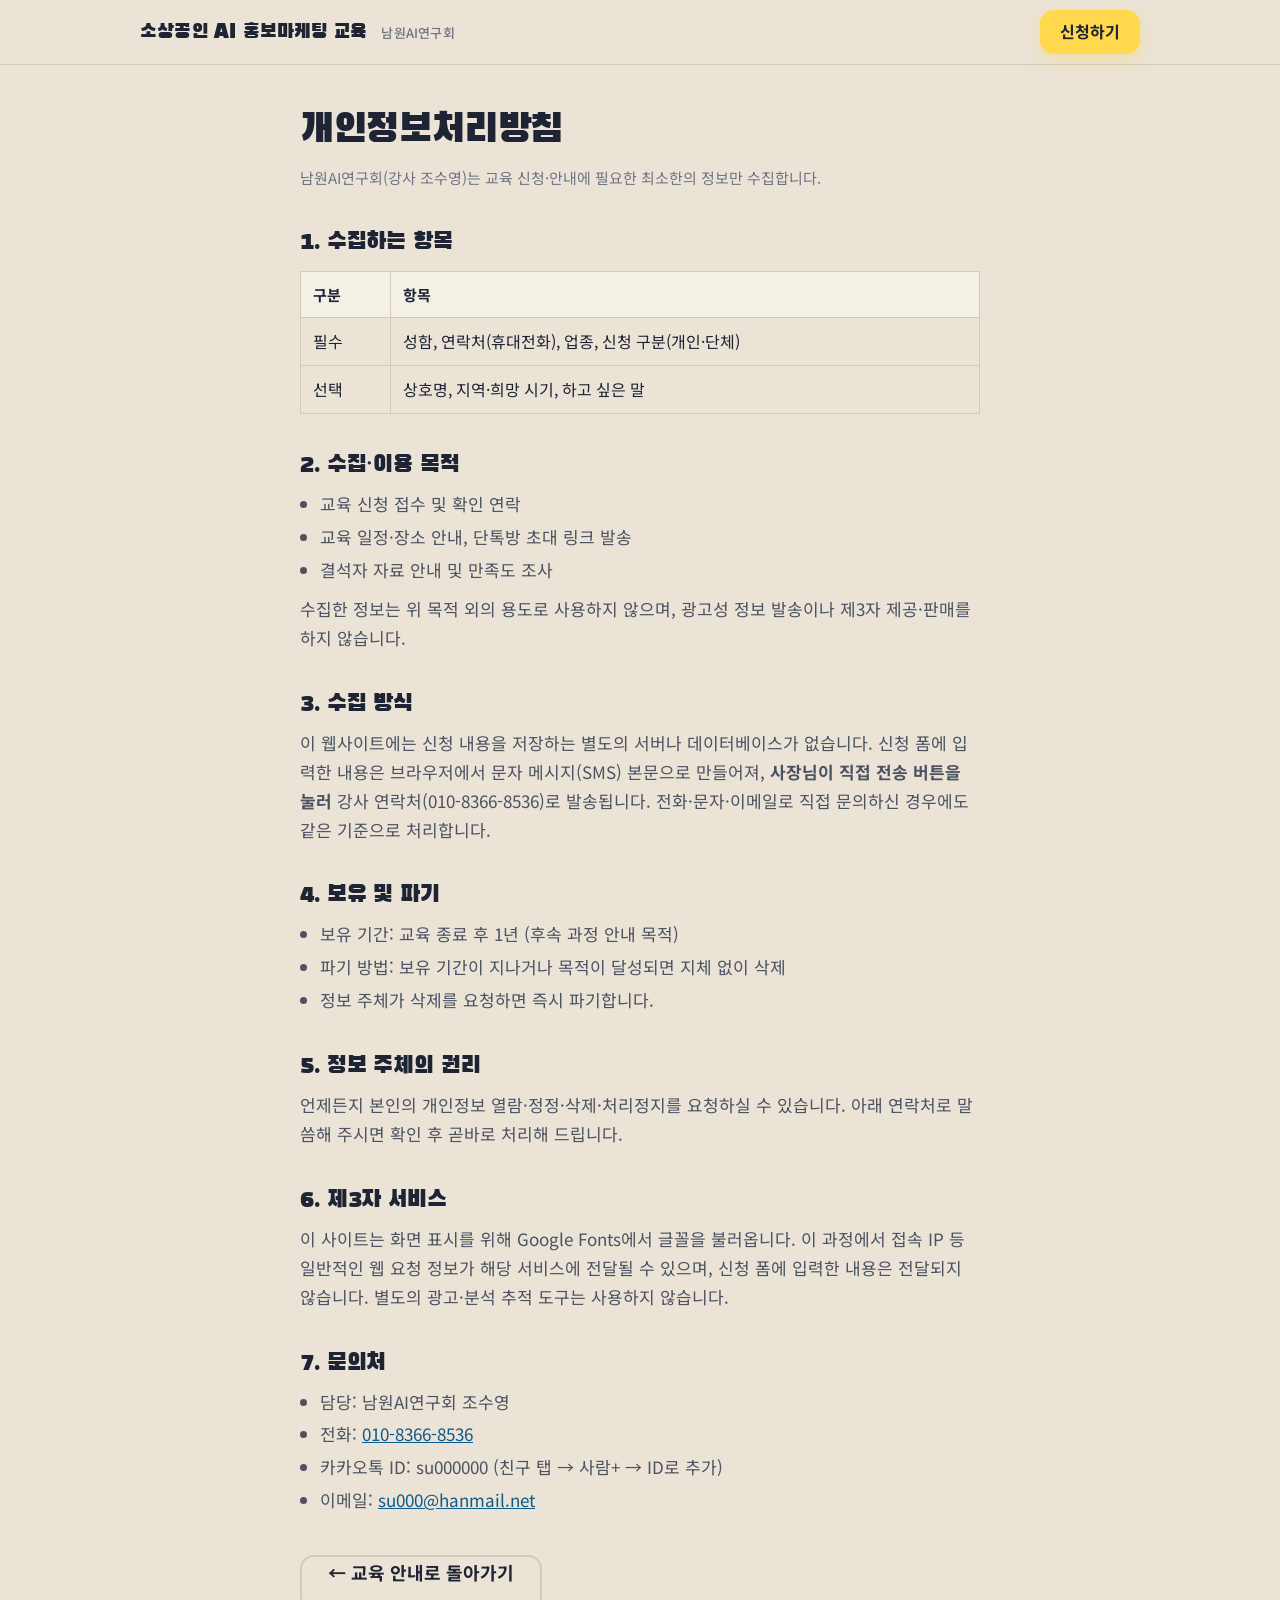
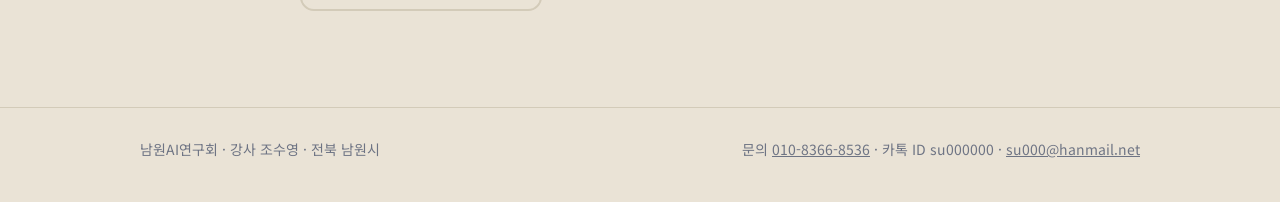
<file: privacy.html>
<!doctype html>
<html lang="ko">
<head>
<meta charset="utf-8">
<meta name="viewport" content="width=device-width, initial-scale=1">
<title>개인정보처리방침 | 소상공인 AI 홍보마케팅 교육</title>
<meta name="description" content="소상공인 AI 홍보마케팅 교육 신청 시 수집하는 개인정보의 항목·목적·보유기간 안내">
<meta name="robots" content="noindex, follow">
<link rel="preconnect" href="https://fonts.googleapis.com">
<link rel="stylesheet" href="https://fonts.googleapis.com/css2?family=Black+Han+Sans&family=Noto+Sans+KR:wght@400;500;700&display=swap">
<link rel="icon" href="assets/img/favicon.svg" type="image/svg+xml">
<link rel="stylesheet" href="assets/css/style.css">
</head>
<body>
<header class="top">
  <div class="wrap">
    <a class="brand" href="index.html">소상공인 AI 홍보마케팅 교육 <small>남원AI연구회</small></a>
    <a class="btn btn-primary" href="index.html#apply">신청하기</a>
  </div>
</header>

<main>
<section class="doc">
  <div class="wrap narrow">
    <h1>개인정보처리방침</h1>
    <p class="updated">남원AI연구회(강사 조수영)는 교육 신청·안내에 필요한 최소한의 정보만 수집합니다.</p>

    <h2>1. 수집하는 항목</h2>
    <table>
      <tr><th>구분</th><th>항목</th></tr>
      <tr><td>필수</td><td>성함, 연락처(휴대전화), 업종, 신청 구분(개인·단체)</td></tr>
      <tr><td>선택</td><td>상호명, 지역·희망 시기, 하고 싶은 말</td></tr>
    </table>

    <h2>2. 수집·이용 목적</h2>
    <ul>
      <li>교육 신청 접수 및 확인 연락</li>
      <li>교육 일정·장소 안내, 단톡방 초대 링크 발송</li>
      <li>결석자 자료 안내 및 만족도 조사</li>
    </ul>
    <p>수집한 정보는 위 목적 외의 용도로 사용하지 않으며, 광고성 정보 발송이나 제3자 제공·판매를 하지 않습니다.</p>

    <h2>3. 수집 방식</h2>
    <p>이 웹사이트에는 신청 내용을 저장하는 별도의 서버나 데이터베이스가 없습니다. 신청 폼에 입력한 내용은 브라우저에서 문자 메시지(SMS) 본문으로 만들어져, <b>사장님이 직접 전송 버튼을 눌러</b> 강사 연락처(010-8366-8536)로 발송됩니다. 전화·문자·이메일로 직접 문의하신 경우에도 같은 기준으로 처리합니다.</p>

    <h2>4. 보유 및 파기</h2>
    <ul>
      <li>보유 기간: 교육 종료 후 1년 (후속 과정 안내 목적)</li>
      <li>파기 방법: 보유 기간이 지나거나 목적이 달성되면 지체 없이 삭제</li>
      <li>정보 주체가 삭제를 요청하면 즉시 파기합니다.</li>
    </ul>

    <h2>5. 정보 주체의 권리</h2>
    <p>언제든지 본인의 개인정보 열람·정정·삭제·처리정지를 요청하실 수 있습니다. 아래 연락처로 말씀해 주시면 확인 후 곧바로 처리해 드립니다.</p>

    <h2>6. 제3자 서비스</h2>
    <p>이 사이트는 화면 표시를 위해 Google Fonts에서 글꼴을 불러옵니다. 이 과정에서 접속 IP 등 일반적인 웹 요청 정보가 해당 서비스에 전달될 수 있으며, 신청 폼에 입력한 내용은 전달되지 않습니다. 별도의 광고·분석 추적 도구는 사용하지 않습니다.</p>

    <h2>7. 문의처</h2>
    <ul>
      <li>담당: 남원AI연구회 조수영</li>
      <li>전화: <a href="tel:010-8366-8536">010-8366-8536</a></li>
      <li>카카오톡 ID: su000000 (친구 탭 → 사람+ → ID로 추가)</li>
      <li>이메일: <a href="mailto:su000@hanmail.net">su000@hanmail.net</a></li>
    </ul>

    <a class="btn btn-ghost back" href="index.html">← 교육 안내로 돌아가기</a>
  </div>
</section>
</main>

<footer>
  <div class="wrap">
    <div>남원AI연구회 · 강사 조수영 · 전북 남원시</div>
    <div>문의 <a href="tel:010-8366-8536">010-8366-8536</a> · 카톡 ID su000000 · <a href="mailto:su000@hanmail.net">su000@hanmail.net</a></div>
  </div>
</footer>
</body>
</html>
</file>
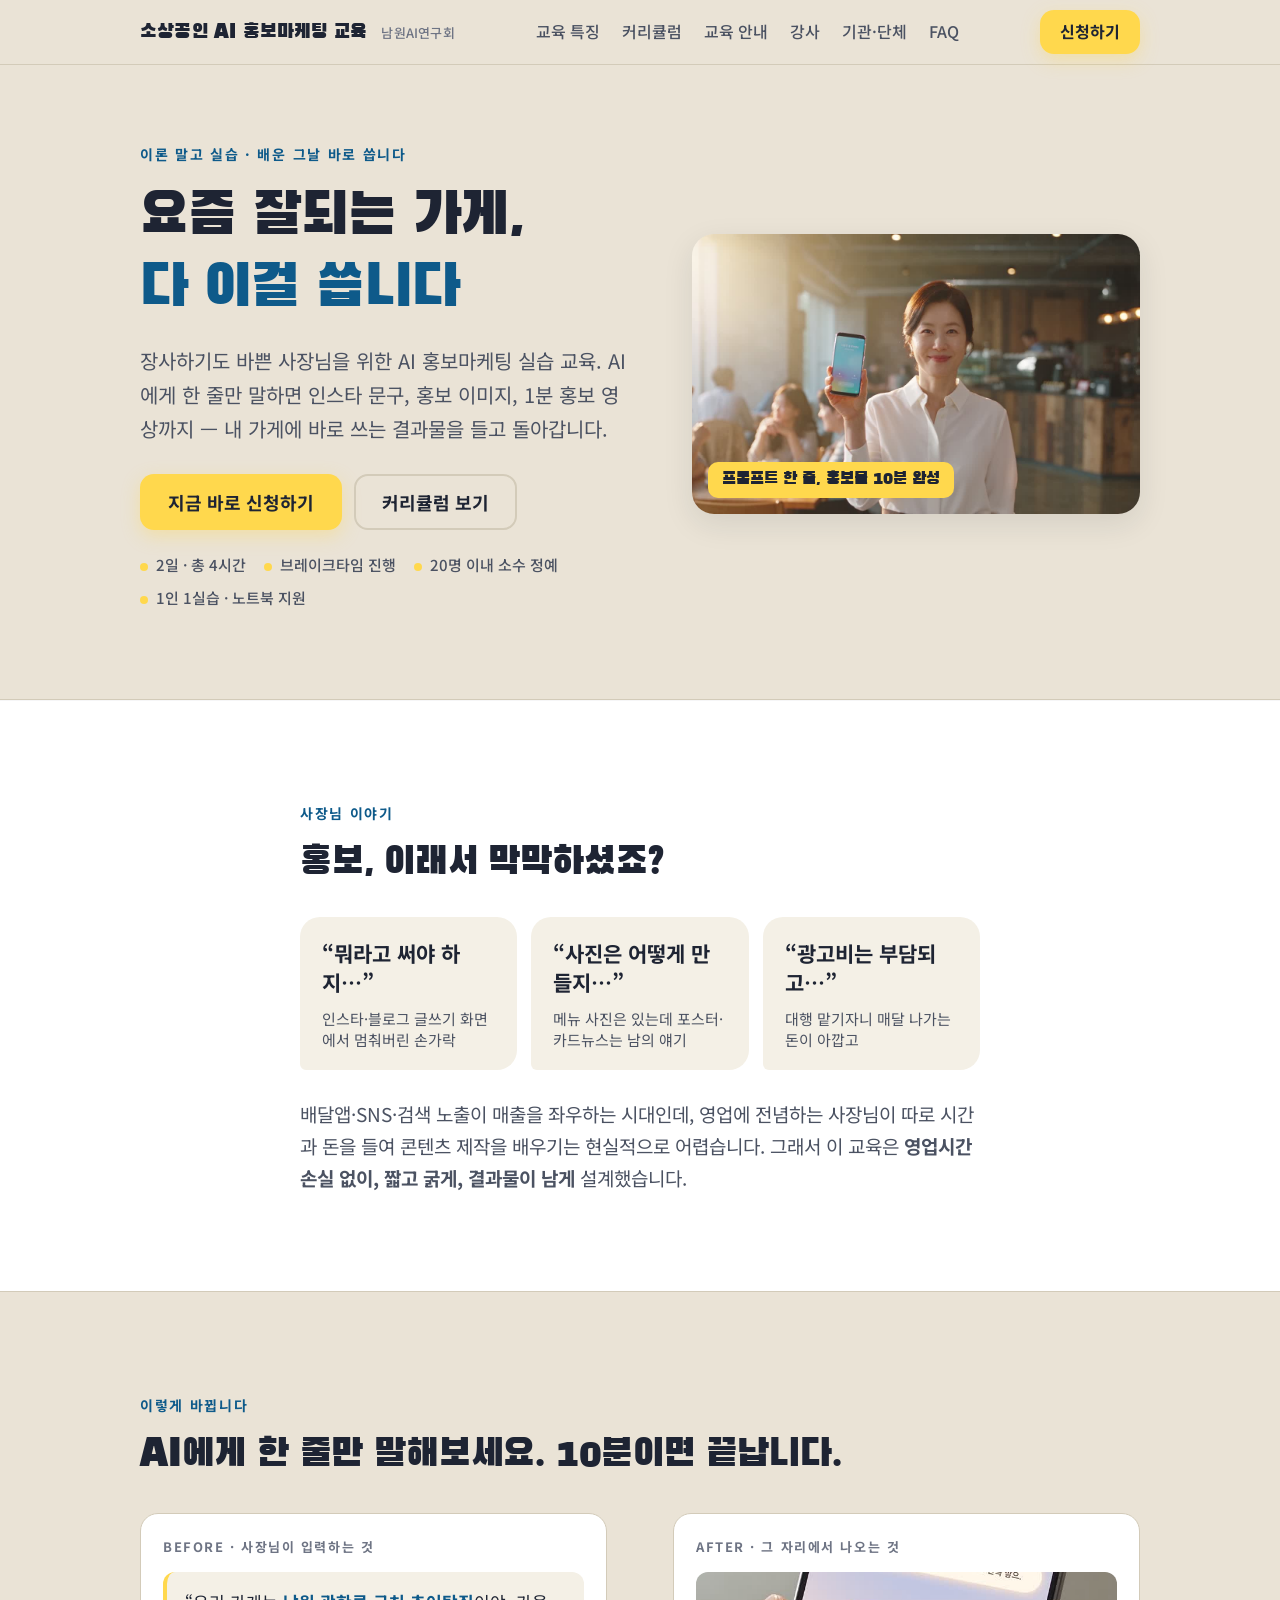
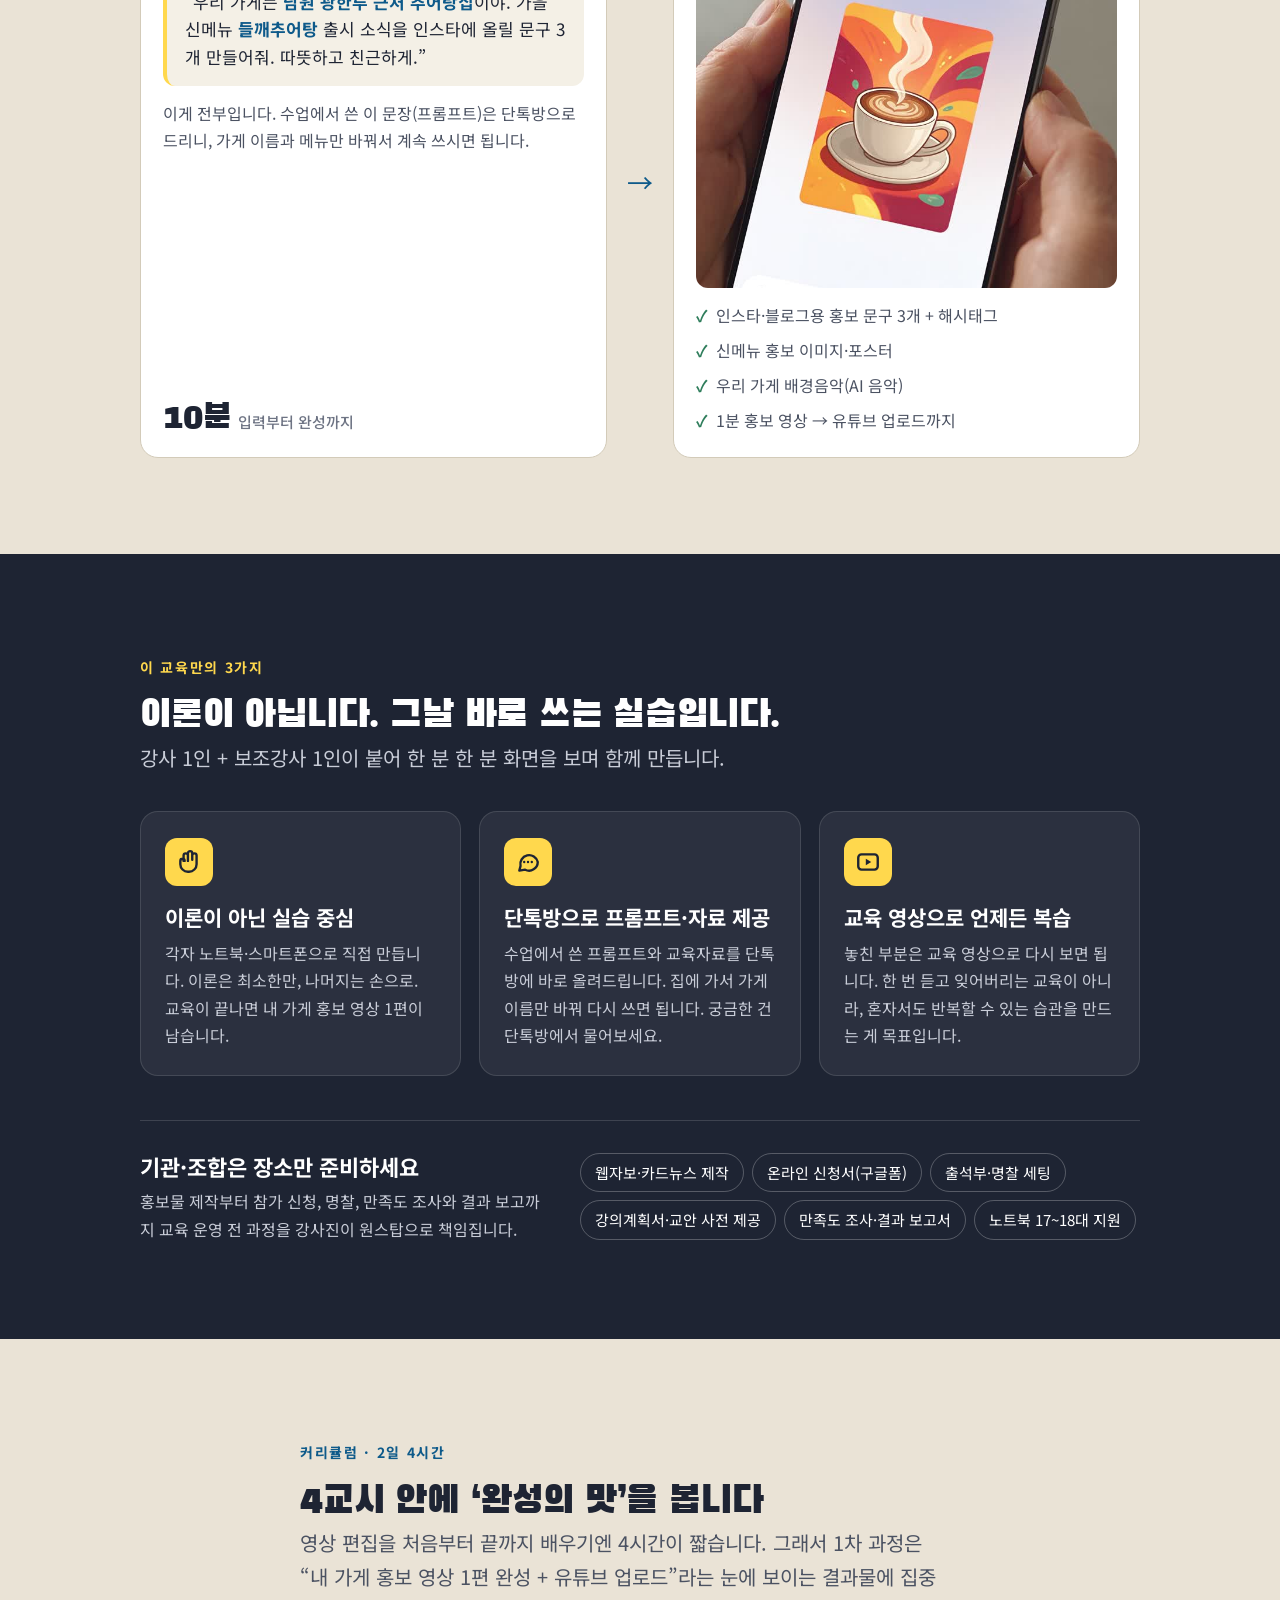
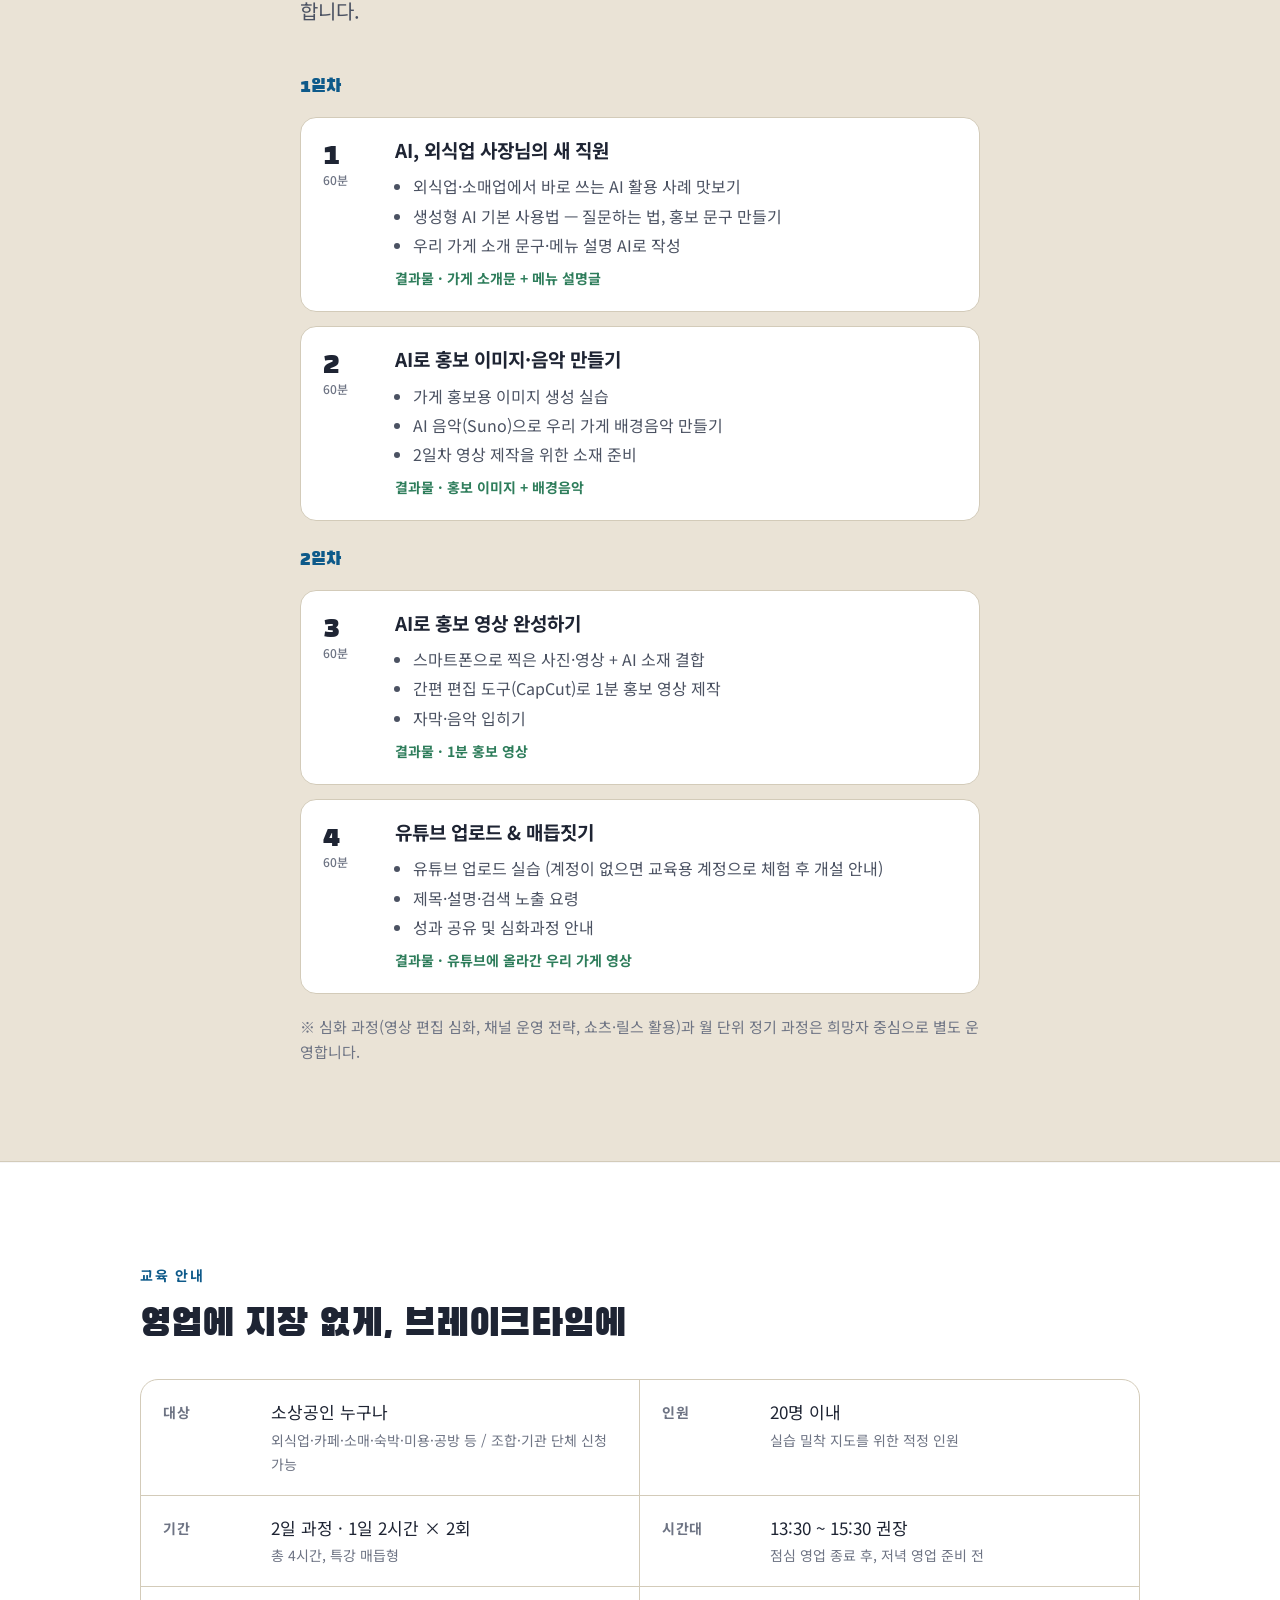
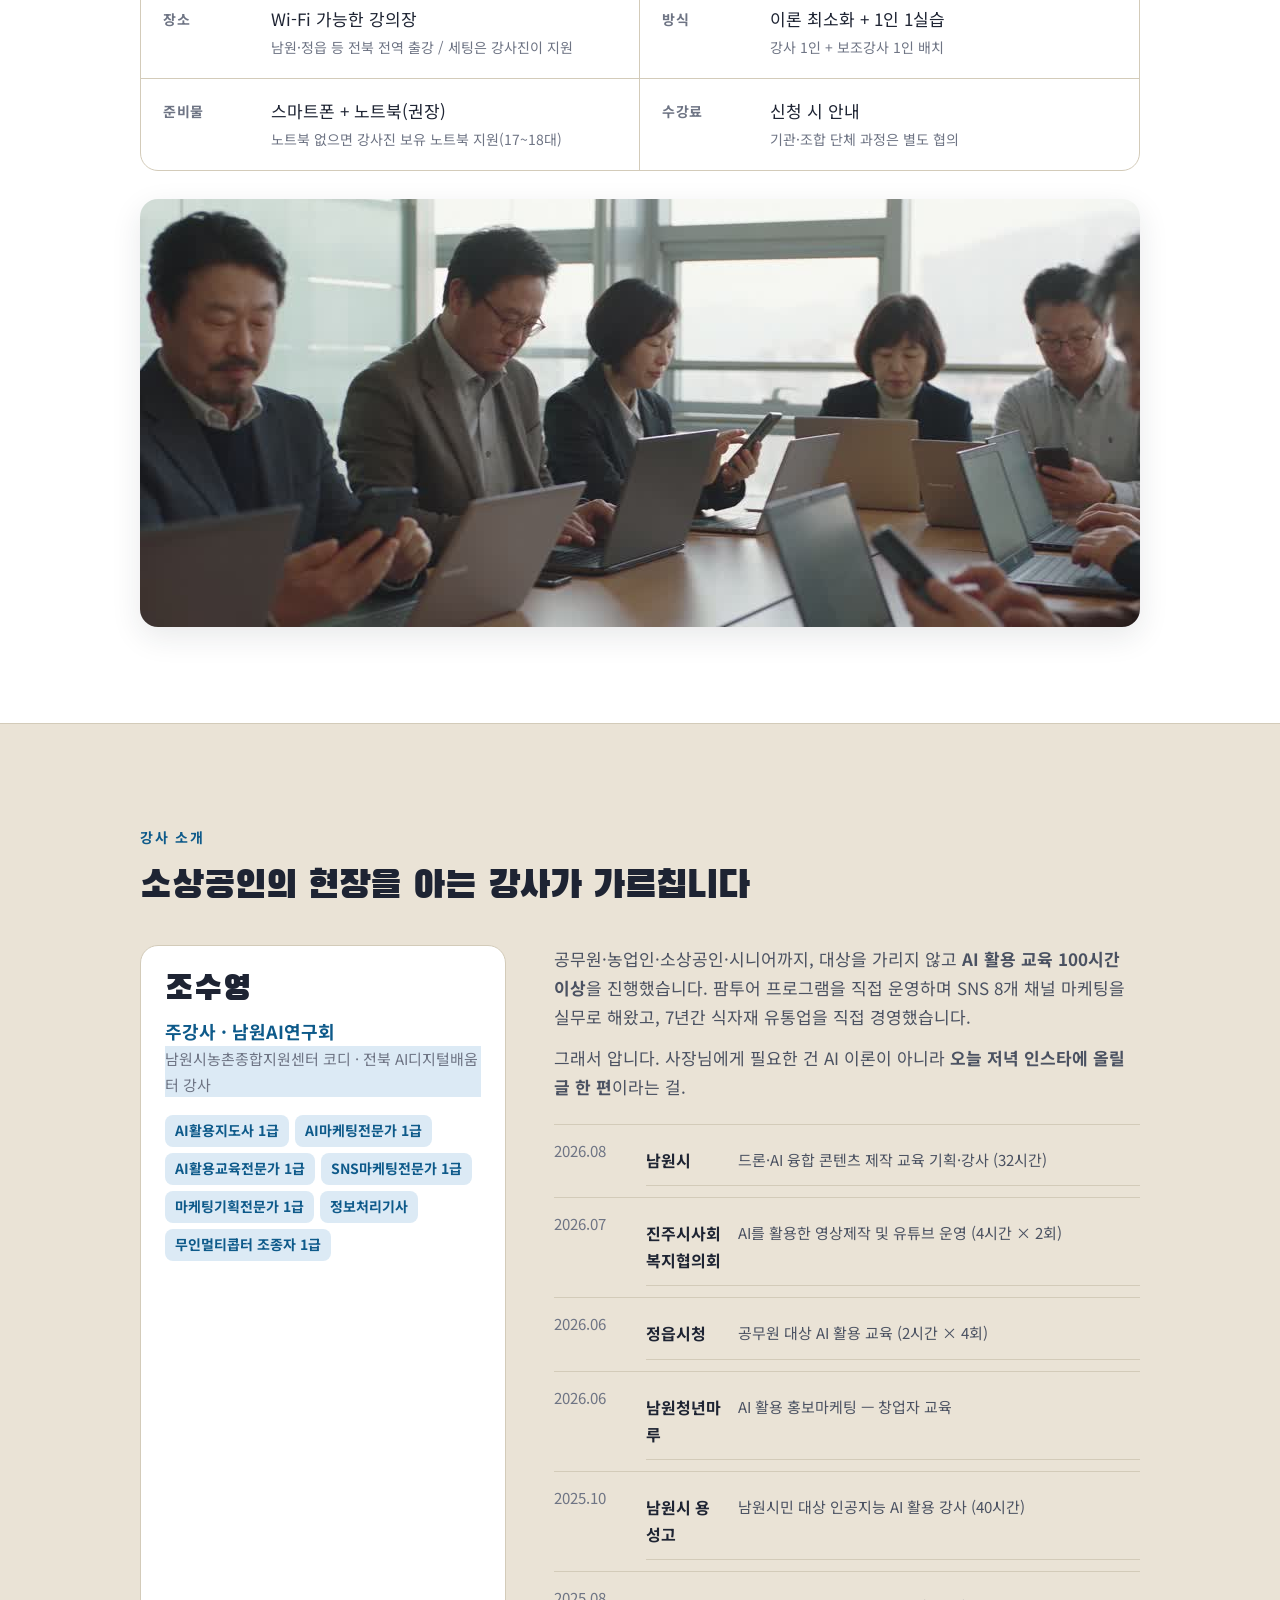
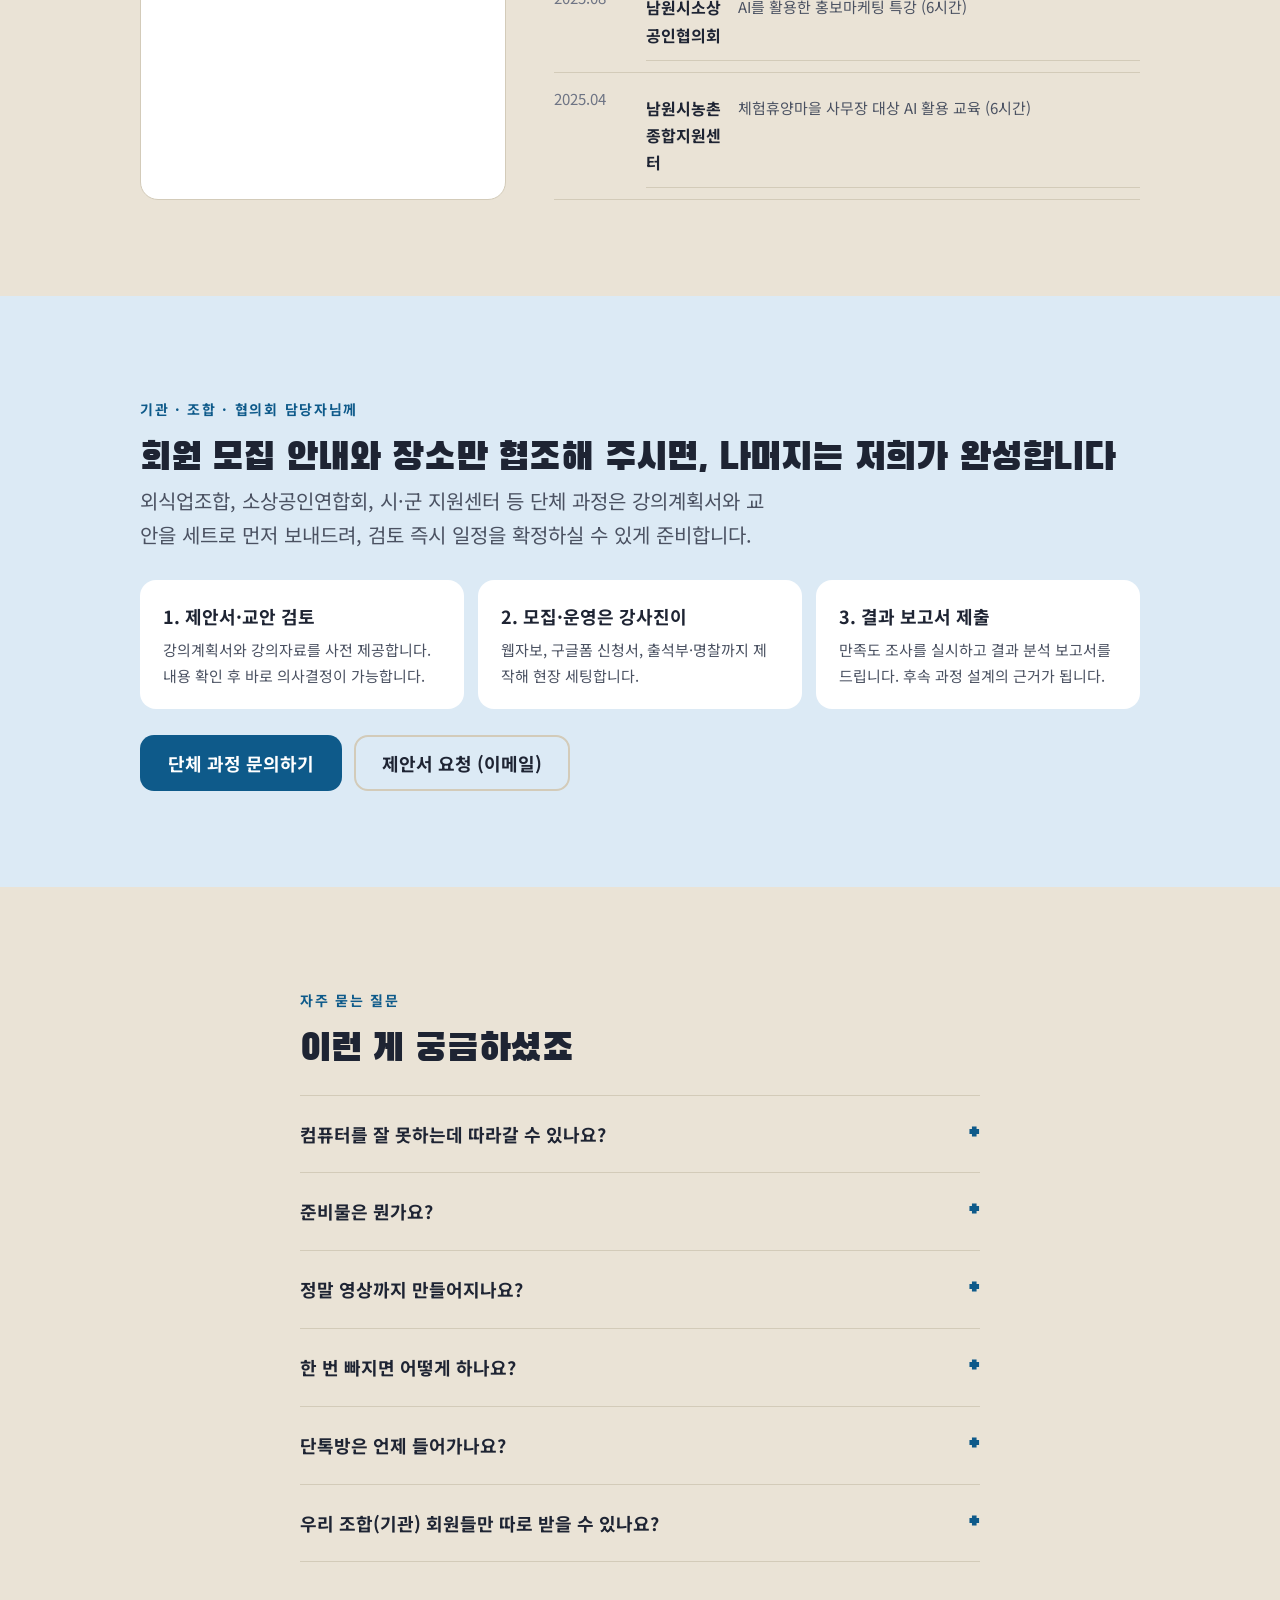
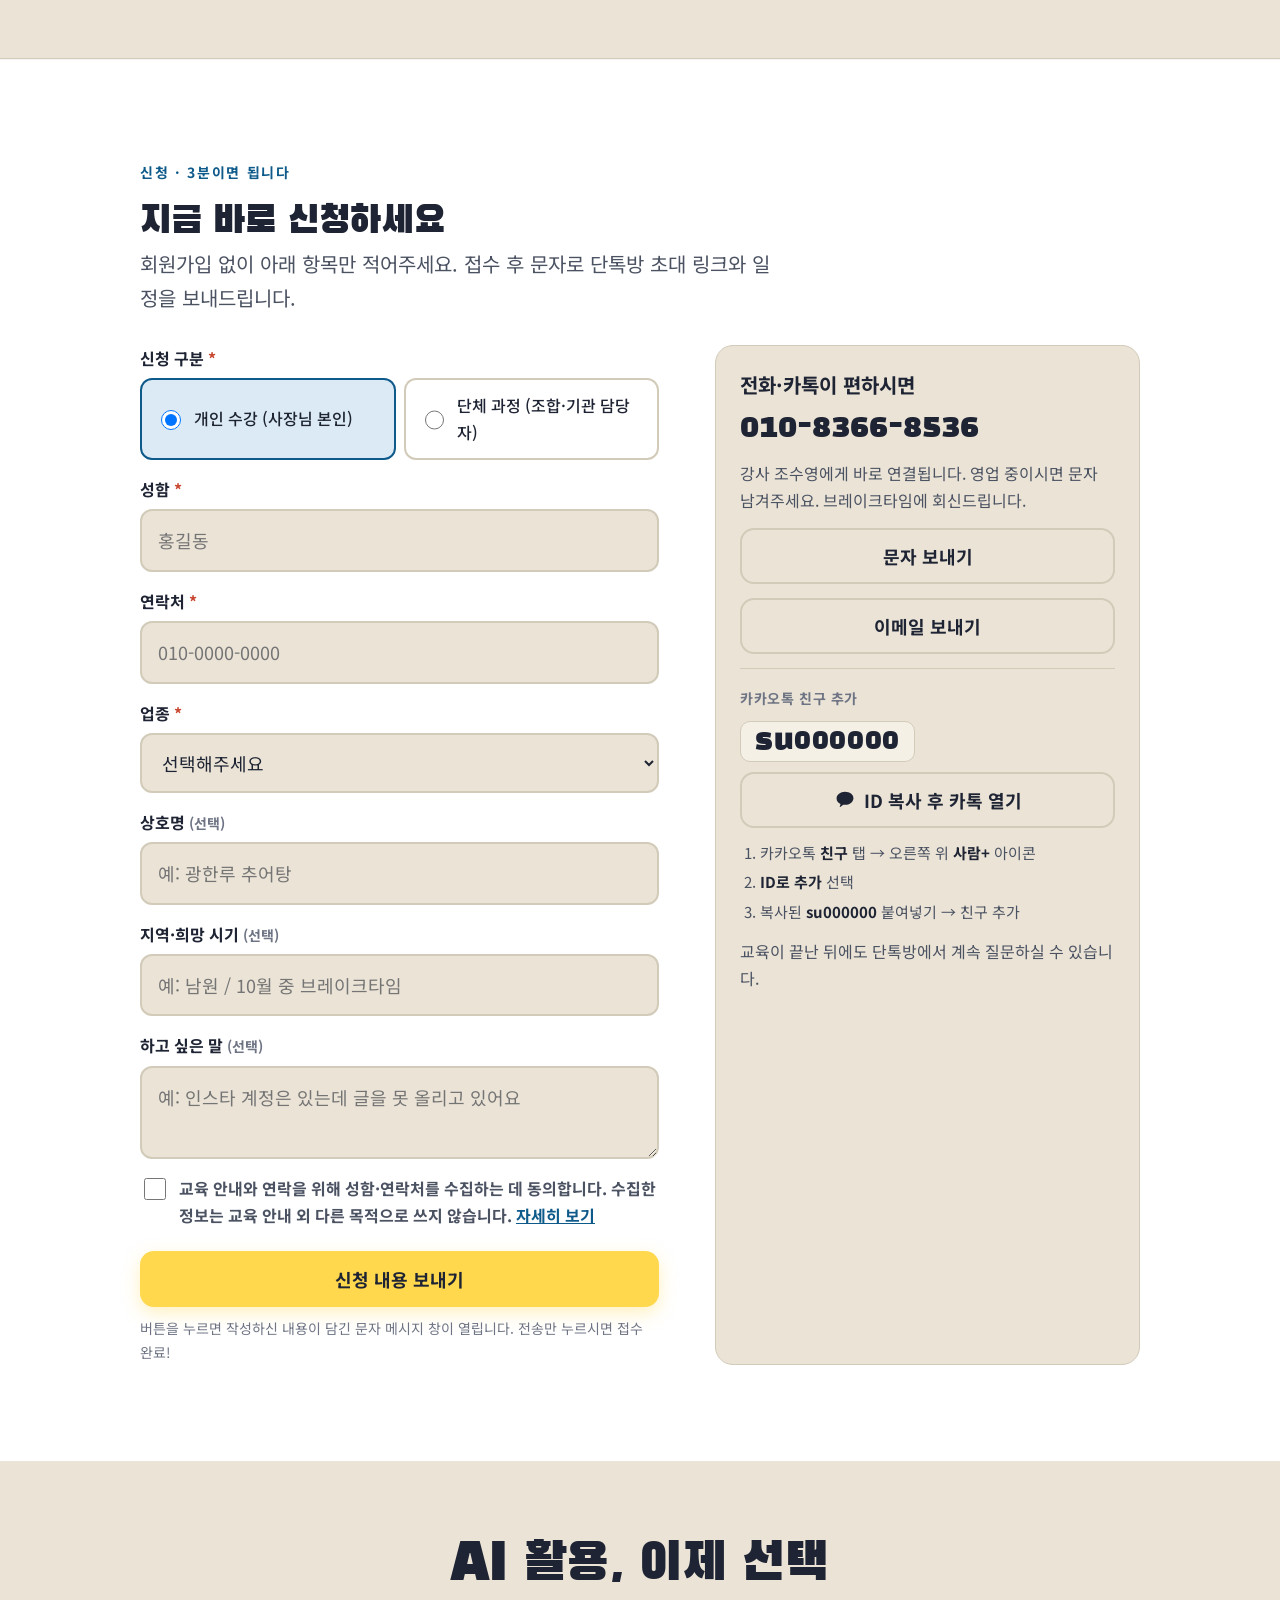
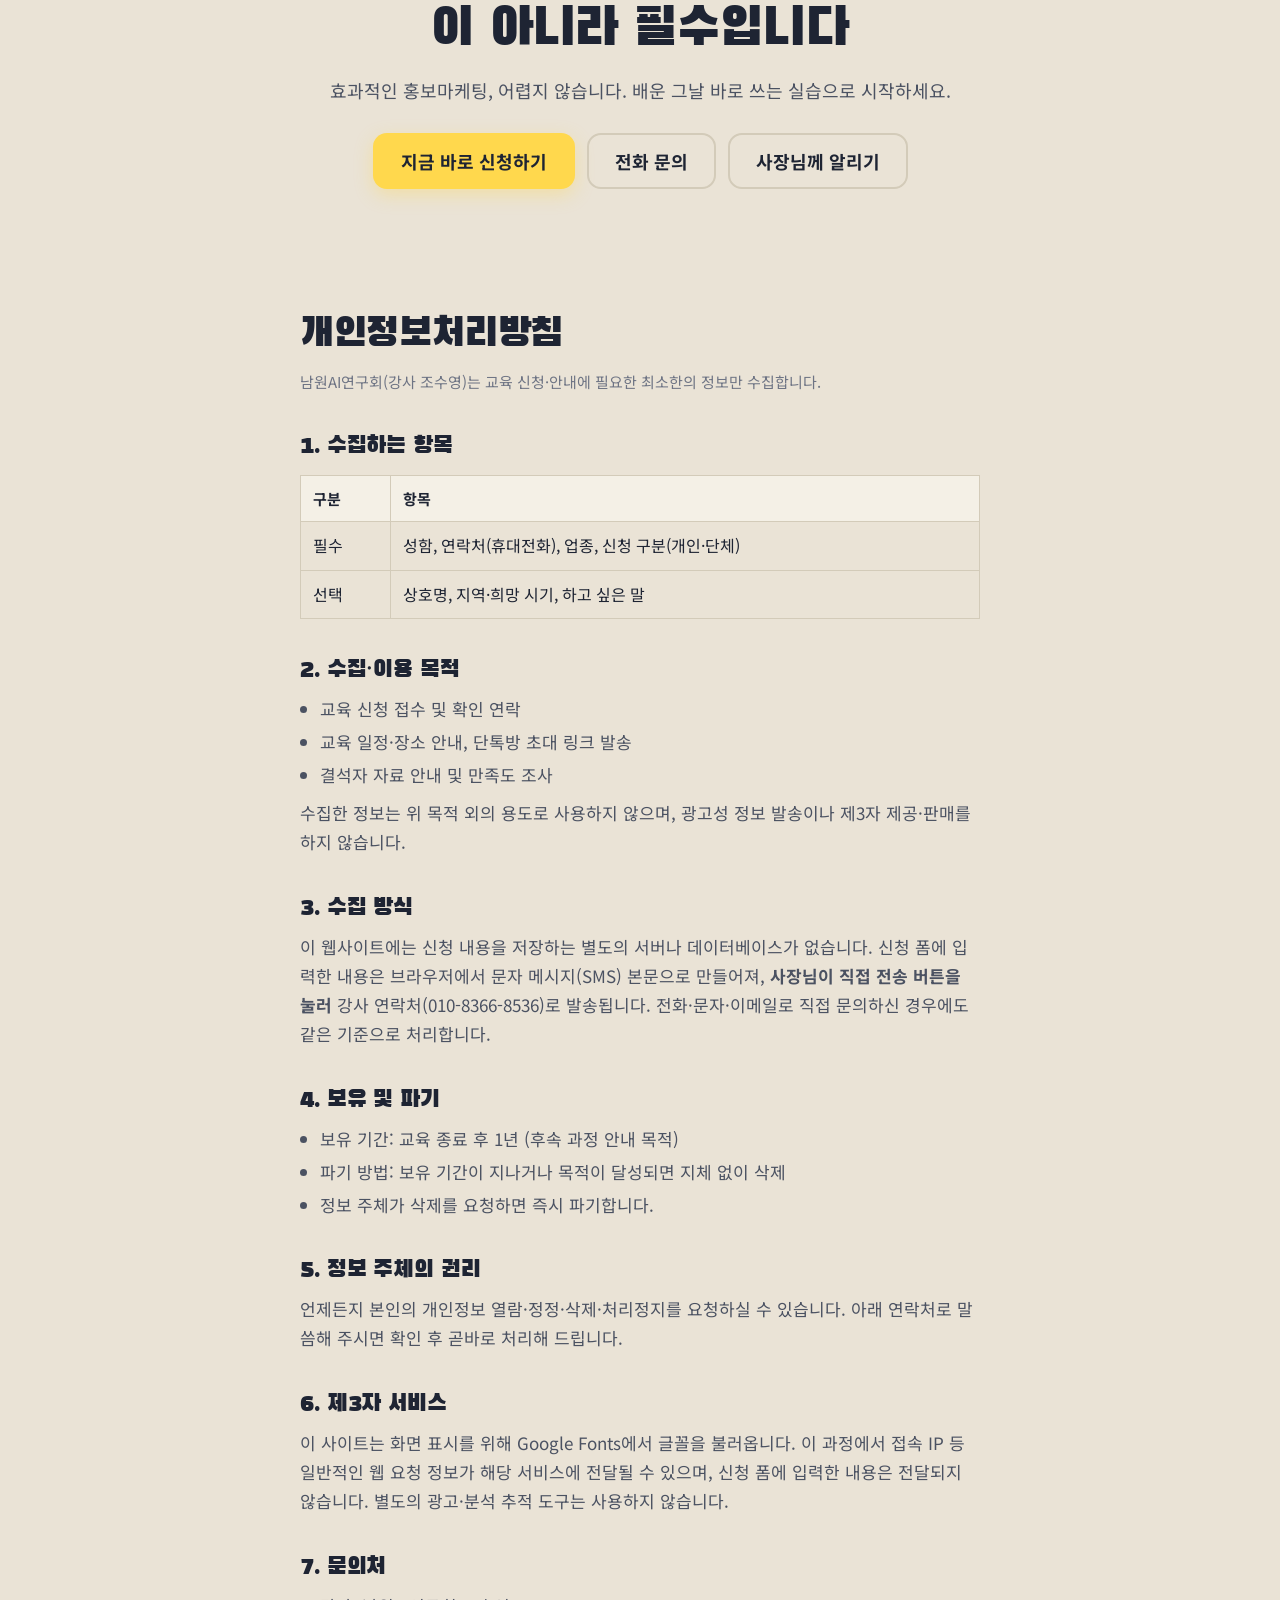
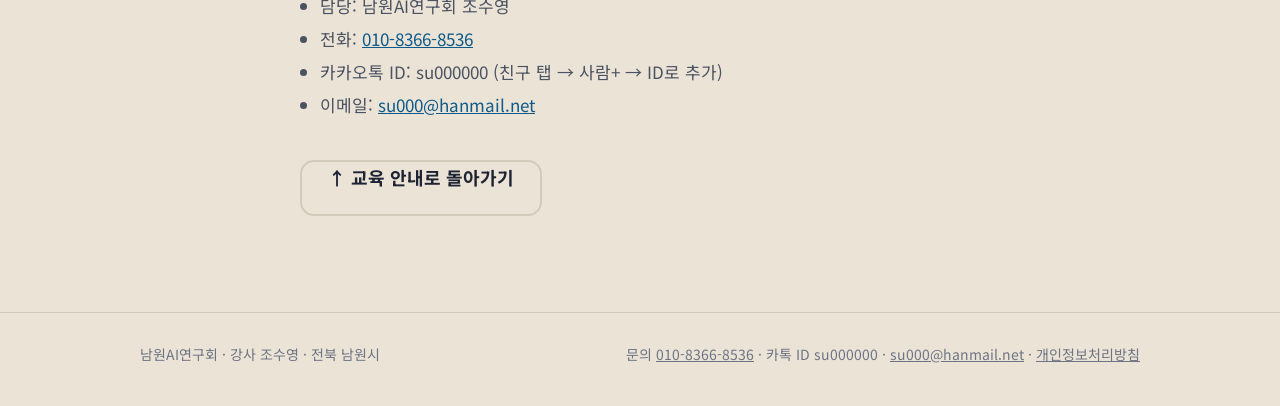
<file: standalone.html>
<!doctype html>
<html lang="ko">
<head>
<meta charset="utf-8">
<meta name="viewport" content="width=device-width, initial-scale=1">
<title>소상공인 AI 홍보마케팅 교육 | 남원AI연구회 · 강사 조수영</title>
<meta name="description" content="이론 말고 실습으로, 배운 그날 바로 우리 가게에 쓰는 소상공인 AI 홍보마케팅 교육. 2일 4시간 · 브레이크타임 진행 · 20명 이내 · 1인 1실습 · 노트북 지원. 남원AI연구회 강사 조수영.">
<meta name="theme-color" content="#FFD84D">
<meta property="og:title" content="요즘 잘되는 가게, 다 이걸 씁니다 — 소상공인 AI 홍보마케팅 교육">
<meta property="og:description" content="이론 말고 실습으로, 배운 그날 바로 우리 가게에 씁니다. 2일 4시간 · 브레이크타임 · 1인 1실습">
<meta property="og:type" content="website">
<meta property="og:locale" content="ko_KR">
<link rel="icon" href="[data-uri]">
<link rel="preconnect" href="https://fonts.googleapis.com">
<link rel="preconnect" href="https://fonts.gstatic.com" crossorigin>
<link rel="stylesheet" href="https://fonts.googleapis.com/css2?family=Black+Han+Sans&family=Noto+Sans+KR:wght@400;500;700&display=swap">
<style>
:root{
  --bg:#EAE3D6; --surface:#FFFFFF; --surface2:#F4F0E6; --ink:#1E2433; --ink2:#4B5262; --muted:#6E7484;
  --line:#D3CBB9; --accent:#FFD84D; --accent-ink:#1E2433; --deep:#0E5A8A; --deep-soft:#DCEAF5;
  --ok:#2E7D5B; --shadow:0 10px 30px rgba(30,36,51,.10);
  --panel-dark:#1E2433;
  --display:'Black Han Sans','Noto Sans KR',system-ui,sans-serif;
  --body:'Noto Sans KR',-apple-system,'Apple SD Gothic Neo','Malgun Gothic',system-ui,sans-serif;
}
@media (prefers-color-scheme: dark){
  :root:not([data-theme="light"]){
    --bg:#0D1119; --surface:#1B2231; --surface2:#252D40; --ink:#EEF0F4; --ink2:#C3C8D3; --muted:#949BAB;
    --line:#333B50; --accent:#FFD84D; --accent-ink:#1A1F2B; --deep:#7FB8E8; --deep-soft:#1E2E3F;
    --ok:#6CC49A; --shadow:0 10px 30px rgba(0,0,0,.35);
  --panel-dark:#1A2130;
    --panel-dark:#1A2130;
  }
}
:root[data-theme="dark"]{
  --bg:#0D1119; --surface:#1B2231; --surface2:#252D40; --ink:#EEF0F4; --ink2:#C3C8D3; --muted:#949BAB;
  --line:#333B50; --accent:#FFD84D; --accent-ink:#1A1F2B; --deep:#7FB8E8; --deep-soft:#1E2E3F;
  --ok:#6CC49A; --shadow:0 10px 30px rgba(0,0,0,.35);
  --panel-dark:#1A2130;
}
*{box-sizing:border-box}
html{scroll-behavior:smooth}
body{margin:0;background:var(--bg);color:var(--ink);font-family:var(--body);font-size:18px;line-height:1.7;-webkit-font-smoothing:antialiased;-webkit-text-size-adjust:100%;text-size-adjust:100%;-webkit-tap-highlight-color:rgba(14,90,138,.12);padding-bottom:88px}
@media (min-width:900px){body{padding-bottom:0}}
h1,h2,h3{margin:0;line-height:1.25;text-wrap:balance;font-weight:700}
h1{font-family:var(--display);font-weight:400;font-size:clamp(34px,7vw,58px);letter-spacing:-.01em}
h2{font-family:var(--display);font-weight:400;font-size:clamp(26px,4.6vw,38px);letter-spacing:-.005em}
h3{font-size:20px}
p{margin:0}
a{color:var(--deep)}
img{max-width:100%;height:auto;display:block}
.wrap{max-width:1040px;margin:0 auto;padding:0 20px}
.narrow{max-width:720px}
section{padding:64px 0}
@media (min-width:900px){section{padding:96px 0}}
.eyebrow{display:inline-block;font-size:14px;font-weight:700;letter-spacing:.12em;color:var(--deep);text-transform:uppercase;margin-bottom:14px}
.lead{font-size:20px;color:var(--ink2);max-width:640px}
.btn{display:inline-flex;align-items:center;justify-content:center;gap:8px;min-height:56px;padding:0 26px;border-radius:14px;font-weight:700;font-size:18px;text-decoration:none;border:2px solid transparent;cursor:pointer;font-family:var(--body);transition:transform .12s ease,box-shadow .12s ease}
.btn:active{transform:translateY(1px)}
.btn:focus-visible{outline:3px solid var(--deep);outline-offset:3px}
.btn-primary{background:var(--accent);color:var(--accent-ink);box-shadow:0 6px 18px rgba(255,216,77,.35)}
.btn-primary:hover{box-shadow:0 8px 24px rgba(255,216,77,.5)}
.btn-ghost{background:transparent;color:var(--ink);border-color:var(--line)}
.btn-ghost:hover{border-color:var(--ink2)}
.btn-deep{background:var(--deep);color:#fff}

/* top bar */
.top{position:sticky;top:0;z-index:20;background:color-mix(in srgb,var(--bg) 88%,transparent);backdrop-filter:blur(10px);border-bottom:1px solid var(--line)}
.top .wrap{display:flex;align-items:center;justify-content:space-between;height:64px;gap:12px}
.brand{font-family:var(--display);font-size:20px;color:var(--ink);text-decoration:none;letter-spacing:.01em}
.brand small{font-family:var(--body);font-weight:500;font-size:13px;color:var(--muted);margin-left:8px}
.nav{display:none;gap:22px;font-weight:500;font-size:16px}
.nav a{color:var(--ink2);text-decoration:none}
.nav a:hover{color:var(--ink)}
@media (min-width:900px){.nav{display:flex}}
.top .btn{min-height:44px;padding:0 18px;font-size:16px}

/* hero */
.hero{padding:40px 0 56px;overflow:hidden}
.hero .wrap{display:grid;gap:32px;align-items:center}
@media (min-width:900px){.hero{padding:72px 0 88px}.hero .wrap{grid-template-columns:1.05fr .95fr;gap:56px}}
.hero h1 span{display:block;color:var(--deep)}
.hero .lead{margin-top:18px}
.hero .cta{display:flex;flex-wrap:wrap;gap:12px;margin-top:28px}
.facts{display:flex;flex-wrap:wrap;gap:8px 18px;margin-top:22px;font-size:15px;color:var(--ink2);font-weight:500}
.facts span::before{content:"";display:inline-block;width:8px;height:8px;border-radius:50%;background:var(--accent);margin-right:8px;vertical-align:middle}
.hero-media{position:relative}
.hero-media img{border-radius:22px;box-shadow:var(--shadow);aspect-ratio:16/10;object-fit:cover;width:100%}
.hero-tag{position:absolute;left:16px;bottom:16px;background:var(--accent);color:var(--accent-ink);font-family:var(--display);font-size:17px;padding:8px 14px;border-radius:10px;line-height:1.2}

/* pain */
.pain{background:var(--surface);border-top:1px solid var(--line);border-bottom:1px solid var(--line)}
.bubbles{display:grid;gap:14px;margin-top:30px}
@media (min-width:700px){.bubbles{grid-template-columns:repeat(3,1fr)}}
.bubble{background:var(--surface2);border-radius:20px 20px 20px 6px;padding:22px 22px 20px;font-size:21px;font-weight:700;line-height:1.4;position:relative}
.bubble small{display:block;margin-top:10px;font-size:15px;font-weight:400;color:var(--ink2)}
.pain .after{margin-top:28px;font-size:19px;color:var(--ink2)}

/* solution */
.ba{display:grid;gap:20px;margin-top:34px;align-items:stretch}
@media (min-width:800px){.ba{grid-template-columns:1fr auto 1fr}}
.ba-card{background:var(--surface);border:1px solid var(--line);border-radius:18px;padding:22px;display:flex;flex-direction:column;gap:14px}
.ba-card .lab{font-size:13px;font-weight:700;letter-spacing:.12em;color:var(--muted)}
.prompt{background:var(--surface2);border-radius:12px;padding:16px 18px;font-size:17px;line-height:1.6;border-left:4px solid var(--accent)}
.prompt b{color:var(--deep)}
.ba-arrow{display:flex;align-items:center;justify-content:center;font-family:var(--display);font-size:26px;color:var(--deep)}
.ba-card img{border-radius:12px;aspect-ratio:4/3;object-fit:cover;width:100%}
.outs{display:grid;gap:8px;font-size:16px;color:var(--ink2)}
.outs div::before{content:"✓";color:var(--ok);font-weight:700;margin-right:8px}
.timer{font-family:var(--display);font-size:34px;color:var(--ink);line-height:1;margin-top:auto}
.timer small{font-family:var(--body);font-size:15px;font-weight:500;color:var(--muted);margin-left:6px}

/* why */
.why{background:var(--panel-dark);color:#F3F4F7}
.why .eyebrow{color:var(--accent)}
.why h2{color:#fff}
.why .lead{color:#C9CDD8}
.pillars{display:grid;gap:18px;margin-top:36px}
@media (min-width:800px){.pillars{grid-template-columns:repeat(3,1fr)}}
.pillar{background:rgba(255,255,255,.06);border:1px solid rgba(255,255,255,.12);border-radius:18px;padding:26px 24px}
.pillar .ic{width:48px;height:48px;border-radius:12px;background:var(--accent);color:#1E2433;display:flex;align-items:center;justify-content:center;margin-bottom:18px}
.pillar h3{color:#fff;font-size:21px}
.pillar p{margin-top:10px;color:#C9CDD8;font-size:16px}
.onestop{margin-top:44px;border-top:1px solid rgba(255,255,255,.14);padding-top:32px;display:grid;gap:20px}
@media (min-width:800px){.onestop{grid-template-columns:1fr 1.4fr;gap:40px}}
.onestop h3{color:#fff;font-size:22px}
.onestop p{color:#C9CDD8;font-size:16px;margin-top:8px}
.chips{display:flex;flex-wrap:wrap;gap:8px;align-content:flex-start}
.chip{border:1px solid rgba(255,255,255,.25);border-radius:999px;padding:6px 14px;font-size:15px;color:#fff}

/* curriculum */
.curri{margin-top:34px;display:grid;gap:14px}
.day{font-family:var(--display);font-size:18px;color:var(--deep);margin-top:10px}
.lesson{background:var(--surface);border:1px solid var(--line);border-radius:16px;padding:20px 22px;display:grid;gap:6px 18px;grid-template-columns:auto 1fr}
.lesson .n{font-family:var(--display);font-size:28px;line-height:1;color:var(--ink);grid-row:span 3;padding-top:4px;min-width:54px}
.lesson .n small{display:block;font-family:var(--body);font-size:12px;font-weight:500;color:var(--muted);margin-top:4px}
.lesson h3{font-size:19px}
.lesson ul{margin:4px 0 0;padding-left:18px;color:var(--ink2);font-size:16px}
.lesson ul li{margin:2px 0}
.lesson .out{font-size:14px;color:var(--ok);font-weight:700}
.note{margin-top:20px;font-size:15px;color:var(--muted)}

/* info */
.info{background:var(--surface);border-top:1px solid var(--line);border-bottom:1px solid var(--line)}
.infogrid{display:grid;gap:0;margin-top:30px;border:1px solid var(--line);border-radius:18px;overflow:hidden}
@media (min-width:800px){.infogrid{grid-template-columns:1fr 1fr}}
.infogrid div{padding:18px 22px;border-bottom:1px solid var(--line);display:grid;grid-template-columns:96px 1fr;gap:12px;align-items:start}
@media (min-width:800px){.infogrid div:nth-child(odd){border-right:1px solid var(--line)}.infogrid div:nth-last-child(-n+2){border-bottom:0}}
@media (max-width:799px){.infogrid div:last-child{border-bottom:0}}
.infogrid dt{font-size:14px;font-weight:700;color:var(--muted);letter-spacing:.04em;padding-top:3px}
.infogrid dd{margin:0;font-size:17px}
.infogrid dd small{display:block;color:var(--muted);font-size:14px;margin-top:2px}
.classpic{margin-top:28px;border-radius:18px;overflow:hidden;box-shadow:var(--shadow)}
.classpic img{aspect-ratio:21/9;object-fit:cover;width:100%}

/* instructor */
.who{display:grid;gap:28px;margin-top:34px}
@media (min-width:800px){.who{grid-template-columns:1fr 1.6fr;gap:48px}}
.card-name{background:var(--surface);border:1px solid var(--line);border-radius:18px;padding:26px 24px}
.card-name .nm{font-family:var(--display);font-size:34px;line-height:1.1}
.card-name .role{color:var(--deep);font-weight:700;margin-top:6px}
.card-name .org{color:var(--muted);font-size:15px}
.certs{margin:18px 0 0;padding:0;list-style:none;display:flex;flex-wrap:wrap;gap:6px}
.certs li{background:var(--deep-soft);color:var(--deep);border-radius:8px;padding:4px 10px;font-size:14px;font-weight:700}
.bio p{color:var(--ink2);font-size:17px}
.bio p+p{margin-top:12px}
.hist{margin-top:22px;border-top:1px solid var(--line)}
.hist div{display:grid;grid-template-columns:78px 1fr;gap:14px;padding:11px 0;border-bottom:1px solid var(--line);font-size:16px}
.hist time{color:var(--muted);font-variant-numeric:tabular-nums;font-size:15px;padding-top:2px}
.hist b{font-weight:700}
.hist span{display:block;color:var(--ink2);font-size:15px}

/* org */
.org{background:var(--deep-soft)}
.org .lead{color:var(--ink2)}
.steps{display:grid;gap:14px;margin-top:28px}
@media (min-width:800px){.steps{grid-template-columns:repeat(3,1fr)}}
.step{background:var(--surface);border-radius:16px;padding:20px 22px}
.step b{display:block;font-size:18px}
.step p{color:var(--ink2);font-size:15px;margin-top:6px}

/* faq */
details{border-bottom:1px solid var(--line)}
details summary{cursor:pointer;list-style:none;padding:18px 0;font-weight:700;font-size:18px;display:flex;justify-content:space-between;gap:16px;align-items:center}
details summary::-webkit-details-marker{display:none}
details summary::after{content:"+";font-family:var(--display);font-size:24px;color:var(--deep);flex:none}
details[open] summary::after{content:"−"}
details p{padding:0 0 18px;color:var(--ink2);font-size:17px}
.faqs{margin-top:20px;border-top:1px solid var(--line)}

/* apply */
.apply{background:var(--surface);border-top:1px solid var(--line)}
.apply-grid{display:grid;gap:36px;margin-top:30px}
@media (min-width:900px){.apply-grid{grid-template-columns:1.1fr .9fr;gap:56px}}
form{display:grid;gap:16px}
.f{display:grid;gap:6px}
.f label{font-weight:700;font-size:16px}
.f label i{font-style:normal;color:#C8452E;margin-left:4px}
.f input,.f select,.f textarea{font:inherit;font-size:18px;padding:14px 16px;border:2px solid var(--line);border-radius:12px;background:var(--bg);color:var(--ink);width:100%}
.f input:focus,.f select:focus,.f textarea:focus{outline:none;border-color:var(--deep)}
.f textarea{min-height:88px;resize:vertical}
.chk{display:flex;gap:10px;align-items:flex-start;font-size:15px;color:var(--ink2)}
.chk input{width:22px;height:22px;margin-top:3px;flex:none}
.radios{display:grid;gap:8px}
@media (min-width:600px){.radios{grid-template-columns:1fr 1fr}}
.radios label{display:flex;gap:10px;align-items:center;border:2px solid var(--line);border-radius:12px;padding:12px 14px;font-weight:500;font-size:16px;cursor:pointer}
.radios label:has(input:checked){border-color:var(--deep);background:var(--deep-soft)}
.radios input{width:20px;height:20px}
.submit-row{display:grid;gap:10px;margin-top:6px}
.help{font-size:14px;color:var(--muted)}
.contact{background:var(--bg);border:1px solid var(--line);border-radius:18px;padding:26px 24px;display:grid;gap:14px;align-content:start}
.contact h3{font-size:20px}
.contact .big{font-family:var(--display);font-size:32px;line-height:1.1;color:var(--ink);text-decoration:none;font-variant-numeric:tabular-nums}
.contact p{color:var(--ink2);font-size:16px}
.contact .btn{width:100%}
.done{display:none;background:var(--deep-soft);border-radius:16px;padding:22px;margin-top:8px}
.done.show{display:block}
.done h3{color:var(--deep)}
.done pre{white-space:pre-wrap;font-family:var(--body);background:var(--surface);border-radius:10px;padding:14px;font-size:15px;margin:12px 0;color:var(--ink2)}
.done .row{display:flex;flex-wrap:wrap;gap:10px}

/* final */
.final{text-align:center;padding:72px 0 80px}
.final h2{font-size:clamp(30px,6vw,52px)}
.final p{margin-top:12px;color:var(--ink2)}
.final .cta{display:flex;justify-content:center;flex-wrap:wrap;gap:12px;margin-top:28px}
footer{border-top:1px solid var(--line);padding:30px 0 40px;font-size:14px;color:var(--muted)}
footer .wrap{display:flex;flex-wrap:wrap;justify-content:space-between;gap:10px}

/* sticky */
.sticky{position:fixed;left:0;right:0;bottom:0;z-index:30;padding:10px 14px calc(10px + env(safe-area-inset-bottom));background:color-mix(in srgb,var(--surface) 92%,transparent);backdrop-filter:blur(10px);border-top:1px solid var(--line);display:flex;gap:10px}
.sticky .btn{flex:1}
.sticky .btn-ghost{flex:0 0 56px;padding:0}
@media (min-width:900px){.sticky{display:none}}
@media (prefers-reduced-motion:reduce){html{scroll-behavior:auto}.btn{transition:none}}

/* ===== 추가 컴포넌트 ===== */

/* 본문 바로가기 (스크린리더·키보드 사용자) */
.skip{position:absolute;left:-9999px;top:0;z-index:60;background:var(--accent);color:var(--accent-ink);font-weight:700;padding:12px 18px;border-radius:0 0 12px 0;text-decoration:none}
.skip:focus{left:0}

/* 모바일 메뉴 버튼 */
.navtoggle{display:none;width:44px;height:44px;margin-left:auto;border:2px solid var(--line);border-radius:12px;background:transparent;cursor:pointer;flex-direction:column;align-items:center;justify-content:center;gap:5px;padding:0}
.navtoggle span{display:block;width:20px;height:2px;background:var(--ink);border-radius:2px;transition:transform .2s ease,opacity .2s ease}
.navtoggle[aria-expanded="true"] span:nth-child(1){transform:translateY(7px) rotate(45deg)}
.navtoggle[aria-expanded="true"] span:nth-child(2){opacity:0}
.navtoggle[aria-expanded="true"] span:nth-child(3){transform:translateY(-7px) rotate(-45deg)}
.navtoggle:focus-visible{outline:3px solid var(--deep);outline-offset:2px}
@media (max-width:899px){
  .navtoggle{display:flex}
  .top .wrap{gap:8px}
  .brand{font-size:16px;line-height:1.2;white-space:nowrap}
  .brand small{display:none}
  /* 메인 페이지는 하단 고정 [신청하기] 버튼이 있으므로 헤더 버튼은 숨깁니다 */
  .top-cta{display:none}
  .nav{display:block;position:absolute;top:100%;left:0;right:0;background:var(--surface);border-bottom:1px solid var(--line);box-shadow:var(--shadow);padding:0 20px;max-height:0;overflow:hidden;visibility:hidden;transition:max-height .25s ease}
  .nav.open{max-height:420px;visibility:visible;padding-bottom:10px}
  .nav a{display:block;padding:15px 0;border-bottom:1px solid var(--line);font-size:17px;color:var(--ink)}
  .nav a:last-child{border-bottom:0}
}
@media (prefers-reduced-motion:reduce){.nav{transition:none}.navtoggle span{transition:none}}

/* 스크롤 등장 효과 */
.reveal.pre{opacity:0;transform:translateY(18px);transition:opacity .6s ease,transform .6s ease}
.reveal.in{opacity:1;transform:none}
@media (prefers-reduced-motion:reduce){.reveal.pre{opacity:1;transform:none;transition:none}}

/* 본문 보조 문구 */
.ba-note{color:var(--ink2);font-size:16px}
.org-cta{margin-top:26px;display:flex;flex-wrap:wrap;gap:12px}

/* 폼 오류 안내 */
.f .lbl{font-weight:700;font-size:16px}
.f .lbl i{font-style:normal;color:#C8452E;margin-left:4px}
.err{color:#C8452E;font-size:15px;font-weight:500;margin-top:2px}
.f input.bad,.f select.bad{border-color:#C8452E}
.chk a{color:var(--deep)}

/* 연락처 링크 */
footer a{color:inherit}
footer a:hover{color:var(--ink)}
.contact .big:hover{color:var(--deep)}

/* 인쇄 (기관 담당자 검토용) */
@media print{
  .top,.sticky,.skip,.navtoggle,.apply form,.done,.final .cta{display:none!important}
  body{padding-bottom:0;background:#fff;color:#000;font-size:12pt}
  .reveal.pre{opacity:1!important;transform:none!important}
  section{padding:18px 0;break-inside:avoid}
  .why{background:#fff;color:#000}
  .why h2,.why .lead,.pillar h3,.pillar p,.onestop h3,.onestop p,.chip{color:#000}
  .pillar{border:1px solid #ccc;background:#fff}
  .hero-media,.classpic,.ba-card img{display:none}
}

/* 서브 페이지 (개인정보처리방침 등) */
.doc{padding-top:40px}
.doc h1{font-size:clamp(28px,5vw,40px);margin-bottom:8px}
.doc .updated{color:var(--muted);font-size:15px}
.doc h2{font-size:clamp(20px,3vw,24px);margin-top:36px}
.doc p,.doc li{color:var(--ink2);font-size:17px}
.doc p{margin-top:10px}
.doc ul{margin:10px 0 0;padding-left:20px}
.doc li{margin:4px 0}
.doc table{width:100%;border-collapse:collapse;margin-top:14px;font-size:16px}
.doc th,.doc td{border:1px solid var(--line);padding:10px 12px;text-align:left;vertical-align:top}
.doc th{background:var(--surface2);font-size:15px;color:var(--ink)}
.doc .back{display:inline-block;margin-top:36px}
.err-page{text-align:center;padding:100px 0}

/* 카카오톡 ID */
.kakao{border-top:1px solid var(--line);padding-top:16px;display:grid;gap:8px}
.kakao-lbl{font-size:14px;font-weight:700;color:var(--muted);letter-spacing:.04em}
.kakao-row{display:flex;align-items:center;gap:12px;flex-wrap:wrap}
.kakao-row b{font-family:var(--display);font-size:26px;font-weight:400;line-height:1.1;letter-spacing:.01em}
.kakao-row .btn{min-height:44px;padding:0 16px;font-size:15px;width:auto;flex:none}
.kakao .help{margin-top:-2px}

/* ===== 스마트폰 최적화 ===== */

/* 흰색 섹션이 바탕과 구분되도록 경계를 또렷하게 (폰 화면·야외 대비) */
.pain, .info, .apply{box-shadow:0 1px 0 rgba(30,36,51,.04) inset}
.ba-card, .lesson, .card-name, .step, .contact{border:1px solid var(--line)}
.step{border:1px solid transparent}

@media (max-width:899px){
  /* 섹션마다 리듬이 생기도록 여백을 조금 더 */
  section{padding:56px 0}
  .wrap{padding:0 18px}

  /* 위아래 경계선을 굵혀 흰 패널의 시작·끝이 보이게 */
  .pain, .info, .apply{border-top:2px solid var(--line);border-bottom:2px solid var(--line)}

  /* 카드가 바탕 위에 떠 보이도록 */
  .ba-card, .lesson, .card-name, .step, .contact, .bubble{box-shadow:0 2px 8px rgba(30,36,51,.05)}
  .step{border-color:var(--line)}

  /* 세로로 쌓이므로 화살표도 아래를 향하게 */
  .ba-arrow{transform:rotate(90deg);font-size:30px;padding:2px 0}

  /* 제목·본문 크기 손보기 */
  .lead{font-size:19px}
  .bubble{font-size:20px}
  .eyebrow{font-size:13px}

  /* 교육 안내 표: 라벨 폭을 줄여 값이 넉넉하게 */
  .infogrid div{grid-template-columns:74px 1fr;gap:10px;padding:16px 18px}
  .infogrid dd{font-size:16px}

  /* 강사 이력: 날짜 열 축소 */
  .hist div{grid-template-columns:66px 1fr;gap:10px}

  /* 커리큘럼 회차 번호 */
  .lesson{padding:18px 18px}
  .lesson .n{min-width:44px;font-size:25px}
  .lesson ul{font-size:15px;padding-left:16px}

  /* 손가락으로 누르기 쉽게 */
  details summary{padding:20px 0;min-height:56px}
  .nav a{min-height:52px;display:flex;align-items:center}
  .certs li{padding:6px 12px}
}

/* 아주 좁은 화면(갤럭시 구형 등) */
@media (max-width:360px){
  body{font-size:17px}
  .wrap{padding:0 15px}
  .infogrid div{grid-template-columns:1fr;gap:2px}
  .infogrid dt{padding-top:0}
  .btn{padding:0 18px;font-size:17px}
}

/* 신청 폼이 화면에 들어오면 하단 고정 버튼을 숨겨 폼을 가리지 않게 */
.sticky{transition:transform .25s ease,opacity .25s ease}
.sticky.hide{transform:translateY(120%);opacity:0;pointer-events:none}
@media (prefers-reduced-motion:reduce){.sticky{transition:none}}

/* ===== 카카오톡 친구 추가 ===== */
.kakao{border-top:1px solid var(--line);padding-top:18px;display:grid;gap:10px}
.kakao-lbl{font-size:14px;font-weight:700;color:var(--muted);letter-spacing:.04em}
.kakao-row{display:flex;align-items:center;gap:12px;flex-wrap:wrap}
.kakao-row b{font-family:var(--display);font-size:28px;font-weight:400;line-height:1.1;letter-spacing:.02em;
  background:var(--surface2);border:1px solid var(--line);border-radius:10px;padding:4px 14px}
.kakao .btn{width:100%}
.kakao-steps{margin:2px 0 0;padding-left:20px;display:grid;gap:4px;font-size:15px;color:var(--ink2)}
.kakao-steps li{margin:0}
.kakao-steps b{color:var(--ink)}
.kakao-msg{font-size:15px;font-weight:700;color:var(--ok);display:none}
.kakao-msg.show{display:block}

</style>
</head>
<body>

<a class="skip" href="#top">본문 바로가기</a>

<header class="top">
  <div class="wrap">
    <a class="brand" href="#top">소상공인 AI 홍보마케팅 교육 <small>남원AI연구회</small></a>
    <nav class="nav" id="nav" aria-label="주요 메뉴">
      <a href="#why">교육 특징</a><a href="#curri">커리큘럼</a><a href="#info">교육 안내</a><a href="#who">강사</a><a href="#org">기관·단체</a><a href="#faq">FAQ</a>
    </nav>
    <button class="navtoggle" id="navToggle" type="button" aria-expanded="false" aria-controls="nav" aria-label="메뉴 열기">
      <span aria-hidden="true"></span><span aria-hidden="true"></span><span aria-hidden="true"></span>
    </button>
    <a class="btn btn-primary top-cta" href="#apply">신청하기</a>
  </div>
</header>

<main id="top">
<section class="hero">
  <div class="wrap">
    <div>
      <span class="eyebrow">이론 말고 실습 · 배운 그날 바로 씁니다</span>
      <h1>요즘 잘되는 가게,<span>다 이걸 씁니다</span></h1>
      <p class="lead">장사하기도 바쁜 사장님을 위한 AI 홍보마케팅 실습 교육. AI에게 한 줄만 말하면 인스타 문구, 홍보 이미지, 1분 홍보 영상까지 — 내 가게에 바로 쓰는 결과물을 들고 돌아갑니다.</p>
      <div class="cta">
        <a class="btn btn-primary" href="#apply">지금 바로 신청하기</a>
        <a class="btn btn-ghost" href="#curri">커리큘럼 보기</a>
      </div>
      <div class="facts">
        <span>2일 · 총 4시간</span><span>브레이크타임 진행</span><span>20명 이내 소수 정예</span><span>1인 1실습 · 노트북 지원</span>
      </div>
    </div>
    <div class="hero-media">
      <!-- 홍보영상을 유튜브에 올린 뒤에는 아래 <img> 대신 <iframe> 임베드로 교체하세요. -->
      <img src="[data-uri]" alt="가게 앞에서 스마트폰을 들고 웃고 있는 카페 사장님" width="1280" height="720" fetchpriority="high" decoding="async">
      <div class="hero-tag">프롬프트 한 줄, 홍보물 10분 완성</div>
    </div>
  </div>
</section>

<section class="pain">
  <div class="wrap narrow">
    <span class="eyebrow">사장님 이야기</span>
    <h2>홍보, 이래서 막막하셨죠?</h2>
    <div class="bubbles">
      <div class="bubble">“뭐라고 써야 하지…”<small>인스타·블로그 글쓰기 화면에서 멈춰버린 손가락</small></div>
      <div class="bubble">“사진은 어떻게 만들지…”<small>메뉴 사진은 있는데 포스터·카드뉴스는 남의 얘기</small></div>
      <div class="bubble">“광고비는 부담되고…”<small>대행 맡기자니 매달 나가는 돈이 아깝고</small></div>
    </div>
    <p class="after">배달앱·SNS·검색 노출이 매출을 좌우하는 시대인데, 영업에 전념하는 사장님이 따로 시간과 돈을 들여 콘텐츠 제작을 배우기는 현실적으로 어렵습니다. 그래서 이 교육은 <b>영업시간 손실 없이, 짧고 굵게, 결과물이 남게</b> 설계했습니다.</p>
  </div>
</section>

<section id="how">
  <div class="wrap">
    <span class="eyebrow">이렇게 바뀝니다</span>
    <h2>AI에게 한 줄만 말해보세요. 10분이면 끝납니다.</h2>
    <div class="ba">
      <div class="ba-card">
        <div class="lab">BEFORE · 사장님이 입력하는 것</div>
        <div class="prompt">“우리 가게는 <b>남원 광한루 근처 추어탕집</b>이야. 가을 신메뉴 <b>들깨추어탕</b> 출시 소식을 인스타에 올릴 문구 3개 만들어줘. 따뜻하고 친근하게.”</div>
        <p class="ba-note">이게 전부입니다. 수업에서 쓴 이 문장(프롬프트)은 단톡방으로 드리니, 가게 이름과 메뉴만 바꿔서 계속 쓰시면 됩니다.</p>
        <div class="timer">10분<small>입력부터 완성까지</small></div>
      </div>
      <div class="ba-arrow" aria-hidden="true">→</div>
      <div class="ba-card">
        <div class="lab">AFTER · 그 자리에서 나오는 것</div>
        <img src="[data-uri]" alt="스마트폰 화면에 AI가 만든 카페 홍보 이미지가 떠 있는 모습" width="720" height="1280" loading="lazy" decoding="async">
        <div class="outs">
          <div>인스타·블로그용 홍보 문구 3개 + 해시태그</div>
          <div>신메뉴 홍보 이미지·포스터</div>
          <div>우리 가게 배경음악(AI 음악)</div>
          <div>1분 홍보 영상 → 유튜브 업로드까지</div>
        </div>
      </div>
    </div>
  </div>
</section>

<section class="why" id="why">
  <div class="wrap">
    <span class="eyebrow">이 교육만의 3가지</span>
    <h2>이론이 아닙니다. 그날 바로 쓰는 실습입니다.</h2>
    <p class="lead">강사 1인 + 보조강사 1인이 붙어 한 분 한 분 화면을 보며 함께 만듭니다.</p>
    <div class="pillars">
      <div class="pillar">
        <div class="ic" aria-hidden="true"><svg width="26" height="26" viewBox="0 0 24 24" fill="none" stroke="currentColor" stroke-width="2.2" stroke-linecap="round" stroke-linejoin="round"><path d="M7 11V6a2 2 0 0 1 4 0v5M11 10V4a2 2 0 0 1 4 0v6M15 10V6a2 2 0 0 1 4 0v8a7 7 0 0 1-7 7h-1a7 7 0 0 1-7-7v-3a2 2 0 0 1 4 0"/></svg></div>
        <h3>이론이 아닌 실습 중심</h3>
        <p>각자 노트북·스마트폰으로 직접 만듭니다. 이론은 최소한만, 나머지는 손으로. 교육이 끝나면 내 가게 홍보 영상 1편이 남습니다.</p>
      </div>
      <div class="pillar">
        <div class="ic" aria-hidden="true"><svg width="26" height="26" viewBox="0 0 24 24" fill="none" stroke="currentColor" stroke-width="2.2" stroke-linecap="round" stroke-linejoin="round"><path d="M21 12a8 8 0 0 1-11.6 7.1L4 20l1.1-4.3A8 8 0 1 1 21 12z"/><path d="M8.5 12h.01M12 12h.01M15.5 12h.01"/></svg></div>
        <h3>단톡방으로 프롬프트·자료 제공</h3>
        <p>수업에서 쓴 프롬프트와 교육자료를 단톡방에 바로 올려드립니다. 집에 가서 가게 이름만 바꿔 다시 쓰면 됩니다. 궁금한 건 단톡방에서 물어보세요.</p>
      </div>
      <div class="pillar">
        <div class="ic" aria-hidden="true"><svg width="26" height="26" viewBox="0 0 24 24" fill="none" stroke="currentColor" stroke-width="2.2" stroke-linecap="round" stroke-linejoin="round"><rect x="3" y="5" width="18" height="14" rx="3"/><path d="M10 9l5 3-5 3z" fill="currentColor" stroke="none"/></svg></div>
        <h3>교육 영상으로 언제든 복습</h3>
        <p>놓친 부분은 교육 영상으로 다시 보면 됩니다. 한 번 듣고 잊어버리는 교육이 아니라, 혼자서도 반복할 수 있는 습관을 만드는 게 목표입니다.</p>
      </div>
    </div>
    <div class="onestop">
      <div>
        <h3>기관·조합은 장소만 준비하세요</h3>
        <p>홍보물 제작부터 참가 신청, 명찰, 만족도 조사와 결과 보고까지 교육 운영 전 과정을 강사진이 원스탑으로 책임집니다.</p>
      </div>
      <div class="chips">
        <span class="chip">웹자보·카드뉴스 제작</span><span class="chip">온라인 신청서(구글폼)</span><span class="chip">출석부·명찰 세팅</span><span class="chip">강의계획서·교안 사전 제공</span><span class="chip">만족도 조사·결과 보고서</span><span class="chip">노트북 17~18대 지원</span>
      </div>
    </div>
  </div>
</section>

<section id="curri">
  <div class="wrap narrow">
    <span class="eyebrow">커리큘럼 · 2일 4시간</span>
    <h2>4교시 안에 ‘완성의 맛’을 봅니다</h2>
    <p class="lead">영상 편집을 처음부터 끝까지 배우기엔 4시간이 짧습니다. 그래서 1차 과정은 “내 가게 홍보 영상 1편 완성 + 유튜브 업로드”라는 눈에 보이는 결과물에 집중합니다.</p>
    <div class="curri">
      <div class="day">1일차</div>
      <div class="lesson">
        <div class="n">1<small>60분</small></div>
        <h3>AI, 외식업 사장님의 새 직원</h3>
        <ul><li>외식업·소매업에서 바로 쓰는 AI 활용 사례 맛보기</li><li>생성형 AI 기본 사용법 — 질문하는 법, 홍보 문구 만들기</li><li>우리 가게 소개 문구·메뉴 설명 AI로 작성</li></ul>
        <div class="out">결과물 · 가게 소개문 + 메뉴 설명글</div>
      </div>
      <div class="lesson">
        <div class="n">2<small>60분</small></div>
        <h3>AI로 홍보 이미지·음악 만들기</h3>
        <ul><li>가게 홍보용 이미지 생성 실습</li><li>AI 음악(Suno)으로 우리 가게 배경음악 만들기</li><li>2일차 영상 제작을 위한 소재 준비</li></ul>
        <div class="out">결과물 · 홍보 이미지 + 배경음악</div>
      </div>
      <div class="day">2일차</div>
      <div class="lesson">
        <div class="n">3<small>60분</small></div>
        <h3>AI로 홍보 영상 완성하기</h3>
        <ul><li>스마트폰으로 찍은 사진·영상 + AI 소재 결합</li><li>간편 편집 도구(CapCut)로 1분 홍보 영상 제작</li><li>자막·음악 입히기</li></ul>
        <div class="out">결과물 · 1분 홍보 영상</div>
      </div>
      <div class="lesson">
        <div class="n">4<small>60분</small></div>
        <h3>유튜브 업로드 &amp; 매듭짓기</h3>
        <ul><li>유튜브 업로드 실습 (계정이 없으면 교육용 계정으로 체험 후 개설 안내)</li><li>제목·설명·검색 노출 요령</li><li>성과 공유 및 심화과정 안내</li></ul>
        <div class="out">결과물 · 유튜브에 올라간 우리 가게 영상</div>
      </div>
    </div>
    <p class="note">※ 심화 과정(영상 편집 심화, 채널 운영 전략, 쇼츠·릴스 활용)과 월 단위 정기 과정은 희망자 중심으로 별도 운영합니다.</p>
  </div>
</section>

<section class="info" id="info">
  <div class="wrap">
    <span class="eyebrow">교육 안내</span>
    <h2>영업에 지장 없게, 브레이크타임에</h2>
    <dl class="infogrid">
      <div><dt>대상</dt><dd>소상공인 누구나 <small>외식업·카페·소매·숙박·미용·공방 등 / 조합·기관 단체 신청 가능</small></dd></div>
      <div><dt>인원</dt><dd>20명 이내 <small>실습 밀착 지도를 위한 적정 인원</small></dd></div>
      <div><dt>기간</dt><dd>2일 과정 · 1일 2시간 × 2회 <small>총 4시간, 특강 매듭형</small></dd></div>
      <div><dt>시간대</dt><dd>13:30 ~ 15:30 권장 <small>점심 영업 종료 후, 저녁 영업 준비 전</small></dd></div>
      <div><dt>장소</dt><dd>Wi-Fi 가능한 강의장 <small>남원·정읍 등 전북 전역 출강 / 세팅은 강사진이 지원</small></dd></div>
      <div><dt>방식</dt><dd>이론 최소화 + 1인 1실습 <small>강사 1인 + 보조강사 1인 배치</small></dd></div>
      <div><dt>준비물</dt><dd>스마트폰 + 노트북(권장) <small>노트북 없으면 강사진 보유 노트북 지원(17~18대)</small></dd></div>
      <div><dt>수강료</dt><dd>신청 시 안내 <small>기관·조합 단체 과정은 별도 협의</small></dd></div>
    </dl>
    <div class="classpic"><img src="[data-uri]" alt="노트북과 스마트폰으로 실습 중인 소상공인 수강생들" width="1000" height="563" loading="lazy" decoding="async"></div>
  </div>
</section>

<section id="who">
  <div class="wrap">
    <span class="eyebrow">강사 소개</span>
    <h2>소상공인의 현장을 아는 강사가 가르칩니다</h2>
    <div class="who">
      <div class="card-name">
        <div class="nm">조수영</div>
        <div class="role">주강사 · 남원AI연구회</div>
        <div class="org">남원시농촌종합지원센터 코디 · 전북 AI디지털배움터 강사</div>
        <ul class="certs">
          <li>AI활용지도사 1급</li><li>AI마케팅전문가 1급</li><li>AI활용교육전문가 1급</li><li>SNS마케팅전문가 1급</li><li>마케팅기획전문가 1급</li><li>정보처리기사</li><li>무인멀티콥터 조종자 1급</li>
        </ul>
      </div>
      <div class="bio">
        <p>공무원·농업인·소상공인·시니어까지, 대상을 가리지 않고 <b>AI 활용 교육 100시간 이상</b>을 진행했습니다. 팜투어 프로그램을 직접 운영하며 SNS 8개 채널 마케팅을 실무로 해왔고, 7년간 식자재 유통업을 직접 경영했습니다.</p>
        <p>그래서 압니다. 사장님에게 필요한 건 AI 이론이 아니라 <b>오늘 저녁 인스타에 올릴 글 한 편</b>이라는 걸.</p>
        <div class="hist">
          <div><time>2026.08</time><div><b>남원시</b><span>드론·AI 융합 콘텐츠 제작 교육 기획·강사 (32시간)</span></div></div>
          <div><time>2026.07</time><div><b>진주시사회복지협의회</b><span>AI를 활용한 영상제작 및 유튜브 운영 (4시간 × 2회)</span></div></div>
          <div><time>2026.06</time><div><b>정읍시청</b><span>공무원 대상 AI 활용 교육 (2시간 × 4회)</span></div></div>
          <div><time>2026.06</time><div><b>남원청년마루</b><span>AI 활용 홍보마케팅 — 창업자 교육</span></div></div>
          <div><time>2025.10</time><div><b>남원시 용성고</b><span>남원시민 대상 인공지능 AI 활용 강사 (40시간)</span></div></div>
          <div><time>2025.08</time><div><b>남원시소상공인협의회</b><span>AI를 활용한 홍보마케팅 특강 (6시간)</span></div></div>
          <div><time>2025.04</time><div><b>남원시농촌종합지원센터</b><span>체험휴양마을 사무장 대상 AI 활용 교육 (6시간)</span></div></div>
        </div>
      </div>
    </div>
  </div>
</section>

<section class="org" id="org">
  <div class="wrap">
    <span class="eyebrow">기관 · 조합 · 협의회 담당자님께</span>
    <h2>회원 모집 안내와 장소만 협조해 주시면, 나머지는 저희가 완성합니다</h2>
    <p class="lead">외식업조합, 소상공인연합회, 시·군 지원센터 등 단체 과정은 강의계획서와 교안을 세트로 먼저 보내드려, 검토 즉시 일정을 확정하실 수 있게 준비합니다.</p>
    <div class="steps">
      <div class="step"><b>1. 제안서·교안 검토</b><p>강의계획서와 강의자료를 사전 제공합니다. 내용 확인 후 바로 의사결정이 가능합니다.</p></div>
      <div class="step"><b>2. 모집·운영은 강사진이</b><p>웹자보, 구글폼 신청서, 출석부·명찰까지 제작해 현장 세팅합니다.</p></div>
      <div class="step"><b>3. 결과 보고서 제출</b><p>만족도 조사를 실시하고 결과 분석 보고서를 드립니다. 후속 과정 설계의 근거가 됩니다.</p></div>
    </div>
    <div class="org-cta">
      <a class="btn btn-deep" href="#apply" data-pick-group>단체 과정 문의하기</a>
      <a class="btn btn-ghost" href="mailto:su000@hanmail.net?subject=소상공인 AI 교육 제안서 요청">제안서 요청 (이메일)</a>
    </div>
  </div>
</section>

<section id="faq">
  <div class="wrap narrow">
    <span class="eyebrow">자주 묻는 질문</span>
    <h2>이런 게 궁금하셨죠</h2>
    <div class="faqs">
      <details><summary>컴퓨터를 잘 못하는데 따라갈 수 있나요?</summary><p>네. 카카오톡을 쓰실 수 있으면 충분합니다. 첫 시간에 크롬 설치와 구글 계정 찾기부터 함께 하고, 강사와 보조강사가 한 분씩 화면을 보며 도와드립니다. 60대 어르신 대상 교육도 여러 번 진행했습니다.</p></details>
      <details><summary>준비물은 뭔가요?</summary><p>스마트폰만 있으면 됩니다. 노트북이 있으면 개인 계정과 기록이 남아 더 좋고, 없으면 강사진이 보유한 노트북(17~18대)을 빌려드립니다.</p></details>
      <details><summary>정말 영상까지 만들어지나요?</summary><p>네. 2일차에 스마트폰으로 찍은 사진·영상과 AI로 만든 이미지·음악을 합쳐 1분 홍보 영상을 완성하고, 그 자리에서 유튜브에 올립니다. 유튜브 계정이 없으면 교육용 계정으로 먼저 체험한 뒤 개설을 도와드립니다.</p></details>
      <details><summary>한 번 빠지면 어떻게 하나요?</summary><p>교육 영상으로 복습하실 수 있고, 단톡방에 프롬프트와 자료가 모두 올라가 있습니다. 궁금한 건 단톡방에 질문하시면 됩니다.</p></details>
      <details><summary>단톡방은 언제 들어가나요?</summary><p>신청이 접수되면 문자로 단톡방 초대 링크를 보내드립니다. 교육 전에 미리 준비할 것과 일정 안내도 단톡방에서 드립니다.</p></details>
      <details><summary>우리 조합(기관) 회원들만 따로 받을 수 있나요?</summary><p>네. 20명 이내 단체 과정으로 출강합니다. 장소(인터넷 가능)와 회원 모집 안내만 협조해 주시면 홍보물·신청서·명찰·만족도 조사·결과 보고까지 강사진이 맡습니다.</p></details>
    </div>
  </div>
</section>

<section class="apply" id="apply">
  <div class="wrap">
    <span class="eyebrow">신청 · 3분이면 됩니다</span>
    <h2>지금 바로 신청하세요</h2>
    <p class="lead">회원가입 없이 아래 항목만 적어주세요. 접수 후 문자로 단톡방 초대 링크와 일정을 보내드립니다.</p>
    <div class="apply-grid">
      <div>
        <form id="form" novalidate>
          <div class="f"><span class="lbl" id="typeLabel">신청 구분<i>*</i></span>
            <div class="radios" role="radiogroup" aria-labelledby="typeLabel">
              <label><input type="radio" name="type" value="개인" checked> 개인 수강 (사장님 본인)</label>
              <label><input type="radio" name="type" value="단체"> 단체 과정 (조합·기관 담당자)</label>
            </div>
          </div>
          <div class="f"><label for="name">성함<i>*</i></label><input id="name" name="name" autocomplete="name" placeholder="홍길동" required aria-describedby="err-name"><p class="err" id="err-name" hidden>성함을 입력해주세요.</p></div>
          <div class="f"><label for="phone">연락처<i>*</i></label><input id="phone" name="phone" type="tel" inputmode="tel" autocomplete="tel" placeholder="010-0000-0000" required aria-describedby="err-phone"><p class="err" id="err-phone" hidden>연락처를 010-0000-0000 형식으로 입력해주세요.</p></div>
          <div class="f"><label for="biz">업종<i>*</i></label>
            <select id="biz" name="biz" required aria-describedby="err-biz">
              <option value="">선택해주세요</option><option>음식점</option><option>카페·제과</option><option>소매·유통</option><option>숙박·펜션</option><option>미용·뷰티</option><option>공방·제조</option><option>농촌체험·관광</option><option>기관·조합·협의회</option><option>기타</option>
            </select><p class="err" id="err-biz" hidden>업종을 선택해주세요.</p></div>
          <div class="f"><label for="shop">상호명 <span class="help">(선택)</span></label><input id="shop" name="shop" placeholder="예: 광한루 추어탕"></div>
          <div class="f"><label for="area">지역·희망 시기 <span class="help">(선택)</span></label><input id="area" name="area" placeholder="예: 남원 / 10월 중 브레이크타임"></div>
          <div class="f"><label for="memo">하고 싶은 말 <span class="help">(선택)</span></label><textarea id="memo" name="memo" placeholder="예: 인스타 계정은 있는데 글을 못 올리고 있어요"></textarea></div>
          <div class="f">
            <label class="chk"><input type="checkbox" id="agree" required aria-describedby="err-agree"><span>교육 안내와 연락을 위해 성함·연락처를 수집하는 데 동의합니다. 수집한 정보는 교육 안내 외 다른 목적으로 쓰지 않습니다. <a href="#privacy">자세히 보기</a></span></label>
            <p class="err" id="err-agree" hidden>개인정보 수집·이용에 동의해주세요.</p>
          </div>
          <div class="submit-row">
            <button class="btn btn-primary" type="submit">신청 내용 보내기</button>
            <p class="help">버튼을 누르면 작성하신 내용이 담긴 문자 메시지 창이 열립니다. 전송만 누르시면 접수 완료!</p>
          </div>
        </form>
        <div class="done" id="done" role="status" tabindex="-1">
          <h3>신청 내용이 준비됐습니다</h3>
          <pre id="msg"></pre>
          <div class="row">
            <a class="btn btn-primary" id="smsBtn" href="#">문자로 보내기</a>
            <button class="btn btn-ghost" type="button" id="copyBtn">내용 복사</button>
          </div>
          <p class="help" style="margin-top:10px">문자 창이 열리지 않으면 ‘내용 복사’ 후 카카오톡이나 이메일로 보내주세요.</p>
        </div>
      </div>
      <aside class="contact">
        <h3>전화·카톡이 편하시면</h3>
        <a class="big" href="tel:010-8366-8536">010-8366-8536</a>
        <p>강사 조수영에게 바로 연결됩니다. 영업 중이시면 문자 남겨주세요. 브레이크타임에 회신드립니다.</p>
        <a class="btn btn-ghost" href="sms:010-8366-8536?body=소상공인 AI 교육 문의드립니다.">문자 보내기</a>
        <a class="btn btn-ghost" href="mailto:su000@hanmail.net?subject=소상공인 AI 홍보마케팅 교육 문의">이메일 보내기</a>
        <div class="kakao">
          <span class="kakao-lbl">카카오톡 친구 추가</span>
          <div class="kakao-row">
            <b id="kakaoId">su000000</b>
          </div>
          <button class="btn btn-ghost" type="button" id="kakaoBtn">
            <svg width="22" height="22" viewBox="0 0 24 24" fill="currentColor" aria-hidden="true"><path d="M12 3C6.9 3 2.8 6.3 2.8 10.3c0 2.6 1.7 4.8 4.3 6.1-.2.7-.7 2.5-.8 2.9-.1.5.2.5.4.4.2-.1 2.6-1.8 3.7-2.5.5.1 1.1.1 1.6.1 5.1 0 9.2-3.3 9.2-7.3S17.1 3 12 3z"/></svg>
            ID 복사 후 카톡 열기
          </button>
          <p class="kakao-msg" id="kakaoMsg" role="status">ID가 복사됐습니다. 카카오톡에서 붙여넣어 주세요.</p>
          <ol class="kakao-steps">
            <li>카카오톡 <b>친구</b> 탭 → 오른쪽 위 <b>사람+</b> 아이콘</li>
            <li><b>ID로 추가</b> 선택</li>
            <li>복사된 <b>su000000</b> 붙여넣기 → 친구 추가</li>
          </ol>
        </div>
        <p class="help">교육이 끝난 뒤에도 단톡방에서 계속 질문하실 수 있습니다.</p>
      </aside>
    </div>
  </div>
</section>

<section class="final">
  <div class="wrap narrow">
    <h2>AI 활용, 이제 선택이 아니라 필수입니다</h2>
    <p>효과적인 홍보마케팅, 어렵지 않습니다. 배운 그날 바로 쓰는 실습으로 시작하세요.</p>
    <div class="cta">
      <a class="btn btn-primary" href="#apply">지금 바로 신청하기</a>
      <a class="btn btn-ghost" href="tel:010-8366-8536">전화 문의</a>
      <button class="btn btn-ghost" type="button" id="shareBtn">사장님께 알리기</button>
    </div>
  </div>
</section>
<section class="doc" id="privacy">
  <div class="wrap narrow">
    <h1>개인정보처리방침</h1>
    <p class="updated">남원AI연구회(강사 조수영)는 교육 신청·안내에 필요한 최소한의 정보만 수집합니다.</p>

    <h2>1. 수집하는 항목</h2>
    <table>
      <tr><th>구분</th><th>항목</th></tr>
      <tr><td>필수</td><td>성함, 연락처(휴대전화), 업종, 신청 구분(개인·단체)</td></tr>
      <tr><td>선택</td><td>상호명, 지역·희망 시기, 하고 싶은 말</td></tr>
    </table>

    <h2>2. 수집·이용 목적</h2>
    <ul>
      <li>교육 신청 접수 및 확인 연락</li>
      <li>교육 일정·장소 안내, 단톡방 초대 링크 발송</li>
      <li>결석자 자료 안내 및 만족도 조사</li>
    </ul>
    <p>수집한 정보는 위 목적 외의 용도로 사용하지 않으며, 광고성 정보 발송이나 제3자 제공·판매를 하지 않습니다.</p>

    <h2>3. 수집 방식</h2>
    <p>이 웹사이트에는 신청 내용을 저장하는 별도의 서버나 데이터베이스가 없습니다. 신청 폼에 입력한 내용은 브라우저에서 문자 메시지(SMS) 본문으로 만들어져, <b>사장님이 직접 전송 버튼을 눌러</b> 강사 연락처(010-8366-8536)로 발송됩니다. 전화·문자·이메일로 직접 문의하신 경우에도 같은 기준으로 처리합니다.</p>

    <h2>4. 보유 및 파기</h2>
    <ul>
      <li>보유 기간: 교육 종료 후 1년 (후속 과정 안내 목적)</li>
      <li>파기 방법: 보유 기간이 지나거나 목적이 달성되면 지체 없이 삭제</li>
      <li>정보 주체가 삭제를 요청하면 즉시 파기합니다.</li>
    </ul>

    <h2>5. 정보 주체의 권리</h2>
    <p>언제든지 본인의 개인정보 열람·정정·삭제·처리정지를 요청하실 수 있습니다. 아래 연락처로 말씀해 주시면 확인 후 곧바로 처리해 드립니다.</p>

    <h2>6. 제3자 서비스</h2>
    <p>이 사이트는 화면 표시를 위해 Google Fonts에서 글꼴을 불러옵니다. 이 과정에서 접속 IP 등 일반적인 웹 요청 정보가 해당 서비스에 전달될 수 있으며, 신청 폼에 입력한 내용은 전달되지 않습니다. 별도의 광고·분석 추적 도구는 사용하지 않습니다.</p>

    <h2>7. 문의처</h2>
    <ul>
      <li>담당: 남원AI연구회 조수영</li>
      <li>전화: <a href="tel:010-8366-8536">010-8366-8536</a></li>
      <li>카카오톡 ID: su000000 (친구 탭 → 사람+ → ID로 추가)</li>
      <li>이메일: <a href="mailto:su000@hanmail.net">su000@hanmail.net</a></li>
    </ul>

    <a class="btn btn-ghost back" href="#top">↑ 교육 안내로 돌아가기</a>
  </div>
</section>
</main>

<footer>
  <div class="wrap">
    <div>남원AI연구회 · 강사 조수영 · 전북 남원시</div>
    <div>문의 <a href="tel:010-8366-8536">010-8366-8536</a> · 카톡 ID su000000 · <a href="mailto:su000@hanmail.net">su000@hanmail.net</a> · <a href="#privacy">개인정보처리방침</a></div>
  </div>
</footer>

<div class="sticky">
  <a class="btn btn-ghost" href="tel:010-8366-8536" aria-label="전화 문의">☎</a>
  <a class="btn btn-primary" href="#apply">지금 바로 신청하기</a>
</div>


<script>
/* 소상공인 AI 홍보마케팅 교육 — 신청 폼·내비게이션 동작
   서버 없이 동작합니다. 신청 내용은 문자(SMS) 메시지로 전달됩니다.
   전화번호를 바꿀 때는 아래 PHONE 값과 index.html의 tel:/sms: 링크를 함께 수정하세요. */
(function () {
  'use strict';

  var PHONE = '010-8366-8536';

  /* ---------- 모바일 메뉴 ---------- */
  var navToggle = document.getElementById('navToggle');
  var nav = document.getElementById('nav');
  if (navToggle && nav) {
    var setNav = function (open) {
      nav.classList.toggle('open', open);
      navToggle.setAttribute('aria-expanded', open ? 'true' : 'false');
      navToggle.setAttribute('aria-label', open ? '메뉴 닫기' : '메뉴 열기');
    };
    navToggle.addEventListener('click', function () {
      setNav(navToggle.getAttribute('aria-expanded') !== 'true');
    });
    nav.addEventListener('click', function (e) {
      if (e.target.tagName === 'A') setNav(false);
    });
    document.addEventListener('keydown', function (e) {
      if (e.key === 'Escape') setNav(false);
    });
  }

  /* ---------- 스크롤 등장 효과 ---------- */
  var reveals = document.querySelectorAll('.reveal');
  var reduce = window.matchMedia && window.matchMedia('(prefers-reduced-motion: reduce)').matches;
  if (reveals.length && !reduce && 'IntersectionObserver' in window) {
    var io = new IntersectionObserver(function (entries) {
      entries.forEach(function (en) {
        if (en.isIntersecting) { en.target.classList.add('in'); io.unobserve(en.target); }
      });
    }, { rootMargin: '0px 0px -12% 0px' });
    reveals.forEach(function (el) { el.classList.add('pre'); io.observe(el); });
  }

  /* ---------- 단체 과정 버튼 → 신청 구분 자동 선택 ---------- */
  var pickGroup = document.querySelector('[data-pick-group]');
  if (pickGroup) {
    pickGroup.addEventListener('click', function () {
      var r = document.querySelector('input[name=type][value="단체"]');
      if (r) r.checked = true;
    });
  }

  /* ---------- 공유하기 ---------- */
  var shareBtn = document.getElementById('shareBtn');
  if (shareBtn) {
    shareBtn.addEventListener('click', function () {
      var data = {
        title: '소상공인 AI 홍보마케팅 교육',
        text: '요즘 잘되는 가게, 다 이걸 씁니다 — 소상공인 AI 홍보마케팅 실습 교육',
        url: location.href.split('#')[0]
      };
      if (navigator.share) {
        navigator.share(data).catch(function () {});
      } else {
        copyText(data.url, shareBtn, '주소가 복사됐습니다', '사장님께 알리기');
      }
    });
  }

  /* ---------- 카카오톡 친구 추가 ----------
     카카오톡은 "ID로 친구 추가"를 여는 공개 링크를 제공하지 않습니다.
     그래서 ID를 클립보드에 복사한 뒤 앱만 열어주고, 붙여넣기는 사용자가 합니다.
     PC에서는 앱이 없으므로 복사까지만 하고 안내 문구를 띄웁니다. */
  var kakaoBtn = document.getElementById('kakaoBtn');
  if (kakaoBtn) {
    kakaoBtn.addEventListener('click', function () {
      var id = document.getElementById('kakaoId').textContent.trim();
      var msg = document.getElementById('kakaoMsg');
      copyText(id, null, null, null);
      if (msg) msg.classList.add('show');
      if (/Android|iPhone|iPad|iPod/i.test(navigator.userAgent)) {
        setTimeout(function () { location.href = 'kakaotalk://'; }, 250);
      }
    });
  }

  /* ---------- 신청 폼이 보이면 하단 고정 버튼 감추기 ---------- */
  var sticky = document.querySelector('.sticky');
  var applySec = document.getElementById('apply');
  if (sticky && applySec && 'IntersectionObserver' in window) {
    // 신청 섹션은 화면보다 길어 비율 기준은 신뢰할 수 없다.
    // 섹션이 화면 아래에서 120px 이상 올라오면 숨긴다.
    new IntersectionObserver(function (entries) {
      sticky.classList.toggle('hide', entries[0].isIntersecting);
    }, { threshold: 0, rootMargin: '0px 0px -120px 0px' }).observe(applySec);
  }

  /* ---------- 신청 폼 ---------- */
  var form = document.getElementById('form');
  if (!form) return;

  var done = document.getElementById('done');
  var msgEl = document.getElementById('msg');
  var phone = document.getElementById('phone');

  phone.addEventListener('input', function () {
    var d = this.value.replace(/\D/g, '').slice(0, 11);
    this.value = d.length > 7 ? d.replace(/(\d{3})(\d{3,4})(\d{4})/, '$1-$2-$3')
      : d.length > 3 ? d.replace(/(\d{3})(\d+)/, '$1-$2') : d;
  });

  var val = function (id) { return (document.getElementById(id).value || '').trim(); };

  function setError(id, bad) {
    var field = document.getElementById(id);
    var err = document.getElementById('err-' + id);
    if (err) err.hidden = !bad;
    if (field) {
      field.classList.toggle('bad', !!bad);
      field.setAttribute('aria-invalid', bad ? 'true' : 'false');
    }
    return bad;
  }

  form.addEventListener('submit', function (e) {
    e.preventDefault();

    var bad = [];
    if (setError('name', !val('name'))) bad.push('name');
    if (setError('phone', val('phone').replace(/\D/g, '').length < 10)) bad.push('phone');
    if (setError('biz', !val('biz'))) bad.push('biz');
    var agree = document.getElementById('agree');
    var agreeErr = document.getElementById('err-agree');
    if (agreeErr) agreeErr.hidden = agree.checked;
    if (!agree.checked) bad.push('agree');

    if (bad.length) {
      var first = document.getElementById(bad[0]);
      if (first) { first.focus(); first.scrollIntoView({ behavior: 'smooth', block: 'center' }); }
      return;
    }

    var type = form.querySelector('input[name=type]:checked').value;
    var lines = ['[소상공인 AI 홍보마케팅 교육 신청]', '구분: ' + type, '성함: ' + val('name'),
      '연락처: ' + val('phone'), '업종: ' + val('biz')];
    if (val('shop')) lines.push('상호: ' + val('shop'));
    if (val('area')) lines.push('지역·시기: ' + val('area'));
    if (val('memo')) lines.push('메모: ' + val('memo'));

    var text = lines.join('\n');
    msgEl.textContent = text;

    // iOS는 sms: 스킴에서 파라미터 구분자로 '&'를 사용합니다.
    var sep = /iPhone|iPad|Macintosh/.test(navigator.userAgent) ? '&' : '?';
    document.getElementById('smsBtn').href = 'sms:' + PHONE + sep + 'body=' + encodeURIComponent(text);

    done.classList.add('show');
    done.scrollIntoView({ behavior: 'smooth', block: 'center' });
    done.focus({ preventScroll: true });
  });

  document.getElementById('copyBtn').addEventListener('click', function () {
    copyText(msgEl.textContent, this, '복사됐습니다', '내용 복사');
  });

  function copyText(text, btn, okLabel, backLabel) {
    var restore = function () {
      if (!btn) return;
      btn.textContent = okLabel;
      setTimeout(function () { btn.textContent = backLabel; }, 2000);
    };
    var fallback = function () {
      var ta = document.createElement('textarea');
      ta.value = text;
      ta.setAttribute('readonly', '');
      ta.style.position = 'fixed';
      ta.style.opacity = '0';
      document.body.appendChild(ta);
      ta.select();
      try { document.execCommand('copy'); restore(); } catch (err) { /* 복사 실패 시 조용히 무시 */ }
      document.body.removeChild(ta);
    };
    if (navigator.clipboard && navigator.clipboard.writeText) {
      navigator.clipboard.writeText(text).then(restore, fallback);
    } else {
      fallback();
    }
  }
})();

</script>
</body>
</html>
</file>
<file: assets/css/style.css>
:root{
  --bg:#EAE3D6; --surface:#FFFFFF; --surface2:#F4F0E6; --ink:#1E2433; --ink2:#4B5262; --muted:#6E7484;
  --line:#D3CBB9; --accent:#FFD84D; --accent-ink:#1E2433; --deep:#0E5A8A; --deep-soft:#DCEAF5;
  --ok:#2E7D5B; --shadow:0 10px 30px rgba(30,36,51,.10);
  --panel-dark:#1E2433;
  --display:'Black Han Sans','Noto Sans KR',system-ui,sans-serif;
  --body:'Noto Sans KR',-apple-system,'Apple SD Gothic Neo','Malgun Gothic',system-ui,sans-serif;
}
@media (prefers-color-scheme: dark){
  :root:not([data-theme="light"]){
    --bg:#0D1119; --surface:#1B2231; --surface2:#252D40; --ink:#EEF0F4; --ink2:#C3C8D3; --muted:#949BAB;
    --line:#333B50; --accent:#FFD84D; --accent-ink:#1A1F2B; --deep:#7FB8E8; --deep-soft:#1E2E3F;
    --ok:#6CC49A; --shadow:0 10px 30px rgba(0,0,0,.35);
  --panel-dark:#1A2130;
    --panel-dark:#1A2130;
  }
}
:root[data-theme="dark"]{
  --bg:#0D1119; --surface:#1B2231; --surface2:#252D40; --ink:#EEF0F4; --ink2:#C3C8D3; --muted:#949BAB;
  --line:#333B50; --accent:#FFD84D; --accent-ink:#1A1F2B; --deep:#7FB8E8; --deep-soft:#1E2E3F;
  --ok:#6CC49A; --shadow:0 10px 30px rgba(0,0,0,.35);
  --panel-dark:#1A2130;
}
*{box-sizing:border-box}
html{scroll-behavior:smooth}
body{margin:0;background:var(--bg);color:var(--ink);font-family:var(--body);font-size:18px;line-height:1.7;-webkit-font-smoothing:antialiased;-webkit-text-size-adjust:100%;text-size-adjust:100%;-webkit-tap-highlight-color:rgba(14,90,138,.12);padding-bottom:88px}
@media (min-width:900px){body{padding-bottom:0}}
h1,h2,h3{margin:0;line-height:1.25;text-wrap:balance;font-weight:700}
h1{font-family:var(--display);font-weight:400;font-size:clamp(34px,7vw,58px);letter-spacing:-.01em}
h2{font-family:var(--display);font-weight:400;font-size:clamp(26px,4.6vw,38px);letter-spacing:-.005em}
h3{font-size:20px}
p{margin:0}
a{color:var(--deep)}
img{max-width:100%;height:auto;display:block}
.wrap{max-width:1040px;margin:0 auto;padding:0 20px}
.narrow{max-width:720px}
section{padding:64px 0}
@media (min-width:900px){section{padding:96px 0}}
.eyebrow{display:inline-block;font-size:14px;font-weight:700;letter-spacing:.12em;color:var(--deep);text-transform:uppercase;margin-bottom:14px}
.lead{font-size:20px;color:var(--ink2);max-width:640px}
.btn{display:inline-flex;align-items:center;justify-content:center;gap:8px;min-height:56px;padding:0 26px;border-radius:14px;font-weight:700;font-size:18px;text-decoration:none;border:2px solid transparent;cursor:pointer;font-family:var(--body);transition:transform .12s ease,box-shadow .12s ease}
.btn:active{transform:translateY(1px)}
.btn:focus-visible{outline:3px solid var(--deep);outline-offset:3px}
.btn-primary{background:var(--accent);color:var(--accent-ink);box-shadow:0 6px 18px rgba(255,216,77,.35)}
.btn-primary:hover{box-shadow:0 8px 24px rgba(255,216,77,.5)}
.btn-ghost{background:transparent;color:var(--ink);border-color:var(--line)}
.btn-ghost:hover{border-color:var(--ink2)}
.btn-deep{background:var(--deep);color:#fff}

/* top bar */
.top{position:sticky;top:0;z-index:20;background:color-mix(in srgb,var(--bg) 88%,transparent);backdrop-filter:blur(10px);border-bottom:1px solid var(--line)}
.top .wrap{display:flex;align-items:center;justify-content:space-between;height:64px;gap:12px}
.brand{font-family:var(--display);font-size:20px;color:var(--ink);text-decoration:none;letter-spacing:.01em}
.brand small{font-family:var(--body);font-weight:500;font-size:13px;color:var(--muted);margin-left:8px}
.nav{display:none;gap:22px;font-weight:500;font-size:16px}
.nav a{color:var(--ink2);text-decoration:none}
.nav a:hover{color:var(--ink)}
@media (min-width:900px){.nav{display:flex}}
.top .btn{min-height:44px;padding:0 18px;font-size:16px}

/* hero */
.hero{padding:40px 0 56px;overflow:hidden}
.hero .wrap{display:grid;gap:32px;align-items:center}
@media (min-width:900px){.hero{padding:72px 0 88px}.hero .wrap{grid-template-columns:1.05fr .95fr;gap:56px}}
.hero h1 span{display:block;color:var(--deep)}
.hero .lead{margin-top:18px}
.hero .cta{display:flex;flex-wrap:wrap;gap:12px;margin-top:28px}
.facts{display:flex;flex-wrap:wrap;gap:8px 18px;margin-top:22px;font-size:15px;color:var(--ink2);font-weight:500}
.facts span::before{content:"";display:inline-block;width:8px;height:8px;border-radius:50%;background:var(--accent);margin-right:8px;vertical-align:middle}
.hero-media{position:relative}
.hero-media img{border-radius:22px;box-shadow:var(--shadow);aspect-ratio:16/10;object-fit:cover;width:100%}
.hero-tag{position:absolute;left:16px;bottom:16px;background:var(--accent);color:var(--accent-ink);font-family:var(--display);font-size:17px;padding:8px 14px;border-radius:10px;line-height:1.2}

/* pain */
.pain{background:var(--surface);border-top:1px solid var(--line);border-bottom:1px solid var(--line)}
.bubbles{display:grid;gap:14px;margin-top:30px}
@media (min-width:700px){.bubbles{grid-template-columns:repeat(3,1fr)}}
.bubble{background:var(--surface2);border-radius:20px 20px 20px 6px;padding:22px 22px 20px;font-size:21px;font-weight:700;line-height:1.4;position:relative}
.bubble small{display:block;margin-top:10px;font-size:15px;font-weight:400;color:var(--ink2)}
.pain .after{margin-top:28px;font-size:19px;color:var(--ink2)}

/* solution */
.ba{display:grid;gap:20px;margin-top:34px;align-items:stretch}
@media (min-width:800px){.ba{grid-template-columns:1fr auto 1fr}}
.ba-card{background:var(--surface);border:1px solid var(--line);border-radius:18px;padding:22px;display:flex;flex-direction:column;gap:14px}
.ba-card .lab{font-size:13px;font-weight:700;letter-spacing:.12em;color:var(--muted)}
.prompt{background:var(--surface2);border-radius:12px;padding:16px 18px;font-size:17px;line-height:1.6;border-left:4px solid var(--accent)}
.prompt b{color:var(--deep)}
.ba-arrow{display:flex;align-items:center;justify-content:center;font-family:var(--display);font-size:26px;color:var(--deep)}
.ba-card img{border-radius:12px;aspect-ratio:4/3;object-fit:cover;width:100%}
.outs{display:grid;gap:8px;font-size:16px;color:var(--ink2)}
.outs div::before{content:"✓";color:var(--ok);font-weight:700;margin-right:8px}
.timer{font-family:var(--display);font-size:34px;color:var(--ink);line-height:1;margin-top:auto}
.timer small{font-family:var(--body);font-size:15px;font-weight:500;color:var(--muted);margin-left:6px}

/* why */
.why{background:var(--panel-dark);color:#F3F4F7}
.why .eyebrow{color:var(--accent)}
.why h2{color:#fff}
.why .lead{color:#C9CDD8}
.pillars{display:grid;gap:18px;margin-top:36px}
@media (min-width:800px){.pillars{grid-template-columns:repeat(3,1fr)}}
.pillar{background:rgba(255,255,255,.06);border:1px solid rgba(255,255,255,.12);border-radius:18px;padding:26px 24px}
.pillar .ic{width:48px;height:48px;border-radius:12px;background:var(--accent);color:#1E2433;display:flex;align-items:center;justify-content:center;margin-bottom:18px}
.pillar h3{color:#fff;font-size:21px}
.pillar p{margin-top:10px;color:#C9CDD8;font-size:16px}
.onestop{margin-top:44px;border-top:1px solid rgba(255,255,255,.14);padding-top:32px;display:grid;gap:20px}
@media (min-width:800px){.onestop{grid-template-columns:1fr 1.4fr;gap:40px}}
.onestop h3{color:#fff;font-size:22px}
.onestop p{color:#C9CDD8;font-size:16px;margin-top:8px}
.chips{display:flex;flex-wrap:wrap;gap:8px;align-content:flex-start}
.chip{border:1px solid rgba(255,255,255,.25);border-radius:999px;padding:6px 14px;font-size:15px;color:#fff}

/* curriculum */
.curri{margin-top:34px;display:grid;gap:14px}
.day{font-family:var(--display);font-size:18px;color:var(--deep);margin-top:10px}
.lesson{background:var(--surface);border:1px solid var(--line);border-radius:16px;padding:20px 22px;display:grid;gap:6px 18px;grid-template-columns:auto 1fr}
.lesson .n{font-family:var(--display);font-size:28px;line-height:1;color:var(--ink);grid-row:span 3;padding-top:4px;min-width:54px}
.lesson .n small{display:block;font-family:var(--body);font-size:12px;font-weight:500;color:var(--muted);margin-top:4px}
.lesson h3{font-size:19px}
.lesson ul{margin:4px 0 0;padding-left:18px;color:var(--ink2);font-size:16px}
.lesson ul li{margin:2px 0}
.lesson .out{font-size:14px;color:var(--ok);font-weight:700}
.note{margin-top:20px;font-size:15px;color:var(--muted)}

/* info */
.info{background:var(--surface);border-top:1px solid var(--line);border-bottom:1px solid var(--line)}
.infogrid{display:grid;gap:0;margin-top:30px;border:1px solid var(--line);border-radius:18px;overflow:hidden}
@media (min-width:800px){.infogrid{grid-template-columns:1fr 1fr}}
.infogrid div{padding:18px 22px;border-bottom:1px solid var(--line);display:grid;grid-template-columns:96px 1fr;gap:12px;align-items:start}
@media (min-width:800px){.infogrid div:nth-child(odd){border-right:1px solid var(--line)}.infogrid div:nth-last-child(-n+2){border-bottom:0}}
@media (max-width:799px){.infogrid div:last-child{border-bottom:0}}
.infogrid dt{font-size:14px;font-weight:700;color:var(--muted);letter-spacing:.04em;padding-top:3px}
.infogrid dd{margin:0;font-size:17px}
.infogrid dd small{display:block;color:var(--muted);font-size:14px;margin-top:2px}
.classpic{margin-top:28px;border-radius:18px;overflow:hidden;box-shadow:var(--shadow)}
.classpic img{aspect-ratio:21/9;object-fit:cover;width:100%}

/* instructor */
.who{display:grid;gap:28px;margin-top:34px}
@media (min-width:800px){.who{grid-template-columns:1fr 1.6fr;gap:48px}}
.card-name{background:var(--surface);border:1px solid var(--line);border-radius:18px;padding:26px 24px}
.card-name .nm{font-family:var(--display);font-size:34px;line-height:1.1}
.card-name .role{color:var(--deep);font-weight:700;margin-top:6px}
.card-name .org{color:var(--muted);font-size:15px}
.certs{margin:18px 0 0;padding:0;list-style:none;display:flex;flex-wrap:wrap;gap:6px}
.certs li{background:var(--deep-soft);color:var(--deep);border-radius:8px;padding:4px 10px;font-size:14px;font-weight:700}
.bio p{color:var(--ink2);font-size:17px}
.bio p+p{margin-top:12px}
.hist{margin-top:22px;border-top:1px solid var(--line)}
.hist div{display:grid;grid-template-columns:78px 1fr;gap:14px;padding:11px 0;border-bottom:1px solid var(--line);font-size:16px}
.hist time{color:var(--muted);font-variant-numeric:tabular-nums;font-size:15px;padding-top:2px}
.hist b{font-weight:700}
.hist span{display:block;color:var(--ink2);font-size:15px}

/* org */
.org{background:var(--deep-soft)}
.org .lead{color:var(--ink2)}
.steps{display:grid;gap:14px;margin-top:28px}
@media (min-width:800px){.steps{grid-template-columns:repeat(3,1fr)}}
.step{background:var(--surface);border-radius:16px;padding:20px 22px}
.step b{display:block;font-size:18px}
.step p{color:var(--ink2);font-size:15px;margin-top:6px}

/* faq */
details{border-bottom:1px solid var(--line)}
details summary{cursor:pointer;list-style:none;padding:18px 0;font-weight:700;font-size:18px;display:flex;justify-content:space-between;gap:16px;align-items:center}
details summary::-webkit-details-marker{display:none}
details summary::after{content:"+";font-family:var(--display);font-size:24px;color:var(--deep);flex:none}
details[open] summary::after{content:"−"}
details p{padding:0 0 18px;color:var(--ink2);font-size:17px}
.faqs{margin-top:20px;border-top:1px solid var(--line)}

/* apply */
.apply{background:var(--surface);border-top:1px solid var(--line)}
.apply-grid{display:grid;gap:36px;margin-top:30px}
@media (min-width:900px){.apply-grid{grid-template-columns:1.1fr .9fr;gap:56px}}
form{display:grid;gap:16px}
.f{display:grid;gap:6px}
.f label{font-weight:700;font-size:16px}
.f label i{font-style:normal;color:#C8452E;margin-left:4px}
.f input,.f select,.f textarea{font:inherit;font-size:18px;padding:14px 16px;border:2px solid var(--line);border-radius:12px;background:var(--bg);color:var(--ink);width:100%}
.f input:focus,.f select:focus,.f textarea:focus{outline:none;border-color:var(--deep)}
.f textarea{min-height:88px;resize:vertical}
.chk{display:flex;gap:10px;align-items:flex-start;font-size:15px;color:var(--ink2)}
.chk input{width:22px;height:22px;margin-top:3px;flex:none}
.radios{display:grid;gap:8px}
@media (min-width:600px){.radios{grid-template-columns:1fr 1fr}}
.radios label{display:flex;gap:10px;align-items:center;border:2px solid var(--line);border-radius:12px;padding:12px 14px;font-weight:500;font-size:16px;cursor:pointer}
.radios label:has(input:checked){border-color:var(--deep);background:var(--deep-soft)}
.radios input{width:20px;height:20px}
.submit-row{display:grid;gap:10px;margin-top:6px}
.help{font-size:14px;color:var(--muted)}
.contact{background:var(--bg);border:1px solid var(--line);border-radius:18px;padding:26px 24px;display:grid;gap:14px;align-content:start}
.contact h3{font-size:20px}
.contact .big{font-family:var(--display);font-size:32px;line-height:1.1;color:var(--ink);text-decoration:none;font-variant-numeric:tabular-nums}
.contact p{color:var(--ink2);font-size:16px}
.contact .btn{width:100%}
.done{display:none;background:var(--deep-soft);border-radius:16px;padding:22px;margin-top:8px}
.done.show{display:block}
.done h3{color:var(--deep)}
.done pre{white-space:pre-wrap;font-family:var(--body);background:var(--surface);border-radius:10px;padding:14px;font-size:15px;margin:12px 0;color:var(--ink2)}
.done .row{display:flex;flex-wrap:wrap;gap:10px}

/* final */
.final{text-align:center;padding:72px 0 80px}
.final h2{font-size:clamp(30px,6vw,52px)}
.final p{margin-top:12px;color:var(--ink2)}
.final .cta{display:flex;justify-content:center;flex-wrap:wrap;gap:12px;margin-top:28px}
footer{border-top:1px solid var(--line);padding:30px 0 40px;font-size:14px;color:var(--muted)}
footer .wrap{display:flex;flex-wrap:wrap;justify-content:space-between;gap:10px}

/* sticky */
.sticky{position:fixed;left:0;right:0;bottom:0;z-index:30;padding:10px 14px calc(10px + env(safe-area-inset-bottom));background:color-mix(in srgb,var(--surface) 92%,transparent);backdrop-filter:blur(10px);border-top:1px solid var(--line);display:flex;gap:10px}
.sticky .btn{flex:1}
.sticky .btn-ghost{flex:0 0 56px;padding:0}
@media (min-width:900px){.sticky{display:none}}
@media (prefers-reduced-motion:reduce){html{scroll-behavior:auto}.btn{transition:none}}

/* ===== 추가 컴포넌트 ===== */

/* 본문 바로가기 (스크린리더·키보드 사용자) */
.skip{position:absolute;left:-9999px;top:0;z-index:60;background:var(--accent);color:var(--accent-ink);font-weight:700;padding:12px 18px;border-radius:0 0 12px 0;text-decoration:none}
.skip:focus{left:0}

/* 모바일 메뉴 버튼 */
.navtoggle{display:none;width:44px;height:44px;margin-left:auto;border:2px solid var(--line);border-radius:12px;background:transparent;cursor:pointer;flex-direction:column;align-items:center;justify-content:center;gap:5px;padding:0}
.navtoggle span{display:block;width:20px;height:2px;background:var(--ink);border-radius:2px;transition:transform .2s ease,opacity .2s ease}
.navtoggle[aria-expanded="true"] span:nth-child(1){transform:translateY(7px) rotate(45deg)}
.navtoggle[aria-expanded="true"] span:nth-child(2){opacity:0}
.navtoggle[aria-expanded="true"] span:nth-child(3){transform:translateY(-7px) rotate(-45deg)}
.navtoggle:focus-visible{outline:3px solid var(--deep);outline-offset:2px}
@media (max-width:899px){
  .navtoggle{display:flex}
  .top .wrap{gap:8px}
  .brand{font-size:16px;line-height:1.2;white-space:nowrap}
  .brand small{display:none}
  /* 메인 페이지는 하단 고정 [신청하기] 버튼이 있으므로 헤더 버튼은 숨깁니다 */
  .top-cta{display:none}
  .nav{display:block;position:absolute;top:100%;left:0;right:0;background:var(--surface);border-bottom:1px solid var(--line);box-shadow:var(--shadow);padding:0 20px;max-height:0;overflow:hidden;visibility:hidden;transition:max-height .25s ease}
  .nav.open{max-height:420px;visibility:visible;padding-bottom:10px}
  .nav a{display:block;padding:15px 0;border-bottom:1px solid var(--line);font-size:17px;color:var(--ink)}
  .nav a:last-child{border-bottom:0}
}
@media (prefers-reduced-motion:reduce){.nav{transition:none}.navtoggle span{transition:none}}

/* 스크롤 등장 효과 */
.reveal.pre{opacity:0;transform:translateY(18px);transition:opacity .6s ease,transform .6s ease}
.reveal.in{opacity:1;transform:none}
@media (prefers-reduced-motion:reduce){.reveal.pre{opacity:1;transform:none;transition:none}}

/* 본문 보조 문구 */
.ba-note{color:var(--ink2);font-size:16px}
.org-cta{margin-top:26px;display:flex;flex-wrap:wrap;gap:12px}

/* 폼 오류 안내 */
.f .lbl{font-weight:700;font-size:16px}
.f .lbl i{font-style:normal;color:#C8452E;margin-left:4px}
.err{color:#C8452E;font-size:15px;font-weight:500;margin-top:2px}
.f input.bad,.f select.bad{border-color:#C8452E}
.chk a{color:var(--deep)}

/* 연락처 링크 */
footer a{color:inherit}
footer a:hover{color:var(--ink)}
.contact .big:hover{color:var(--deep)}

/* 인쇄 (기관 담당자 검토용) */
@media print{
  .top,.sticky,.skip,.navtoggle,.apply form,.done,.final .cta{display:none!important}
  body{padding-bottom:0;background:#fff;color:#000;font-size:12pt}
  .reveal.pre{opacity:1!important;transform:none!important}
  section{padding:18px 0;break-inside:avoid}
  .why{background:#fff;color:#000}
  .why h2,.why .lead,.pillar h3,.pillar p,.onestop h3,.onestop p,.chip{color:#000}
  .pillar{border:1px solid #ccc;background:#fff}
  .hero-media,.classpic,.ba-card img{display:none}
}

/* 서브 페이지 (개인정보처리방침 등) */
.doc{padding-top:40px}
.doc h1{font-size:clamp(28px,5vw,40px);margin-bottom:8px}
.doc .updated{color:var(--muted);font-size:15px}
.doc h2{font-size:clamp(20px,3vw,24px);margin-top:36px}
.doc p,.doc li{color:var(--ink2);font-size:17px}
.doc p{margin-top:10px}
.doc ul{margin:10px 0 0;padding-left:20px}
.doc li{margin:4px 0}
.doc table{width:100%;border-collapse:collapse;margin-top:14px;font-size:16px}
.doc th,.doc td{border:1px solid var(--line);padding:10px 12px;text-align:left;vertical-align:top}
.doc th{background:var(--surface2);font-size:15px;color:var(--ink)}
.doc .back{display:inline-block;margin-top:36px}
.err-page{text-align:center;padding:100px 0}

/* 카카오톡 ID */
.kakao{border-top:1px solid var(--line);padding-top:16px;display:grid;gap:8px}
.kakao-lbl{font-size:14px;font-weight:700;color:var(--muted);letter-spacing:.04em}
.kakao-row{display:flex;align-items:center;gap:12px;flex-wrap:wrap}
.kakao-row b{font-family:var(--display);font-size:26px;font-weight:400;line-height:1.1;letter-spacing:.01em}
.kakao-row .btn{min-height:44px;padding:0 16px;font-size:15px;width:auto;flex:none}
.kakao .help{margin-top:-2px}

/* ===== 스마트폰 최적화 ===== */

/* 흰색 섹션이 바탕과 구분되도록 경계를 또렷하게 (폰 화면·야외 대비) */
.pain, .info, .apply{box-shadow:0 1px 0 rgba(30,36,51,.04) inset}
.ba-card, .lesson, .card-name, .step, .contact{border:1px solid var(--line)}
.step{border:1px solid transparent}

@media (max-width:899px){
  /* 섹션마다 리듬이 생기도록 여백을 조금 더 */
  section{padding:56px 0}
  .wrap{padding:0 18px}

  /* 위아래 경계선을 굵혀 흰 패널의 시작·끝이 보이게 */
  .pain, .info, .apply{border-top:2px solid var(--line);border-bottom:2px solid var(--line)}

  /* 카드가 바탕 위에 떠 보이도록 */
  .ba-card, .lesson, .card-name, .step, .contact, .bubble{box-shadow:0 2px 8px rgba(30,36,51,.05)}
  .step{border-color:var(--line)}

  /* 세로로 쌓이므로 화살표도 아래를 향하게 */
  .ba-arrow{transform:rotate(90deg);font-size:30px;padding:2px 0}

  /* 제목·본문 크기 손보기 */
  .lead{font-size:19px}
  .bubble{font-size:20px}
  .eyebrow{font-size:13px}

  /* 교육 안내 표: 라벨 폭을 줄여 값이 넉넉하게 */
  .infogrid div{grid-template-columns:74px 1fr;gap:10px;padding:16px 18px}
  .infogrid dd{font-size:16px}

  /* 강사 이력: 날짜 열 축소 */
  .hist div{grid-template-columns:66px 1fr;gap:10px}

  /* 커리큘럼 회차 번호 */
  .lesson{padding:18px 18px}
  .lesson .n{min-width:44px;font-size:25px}
  .lesson ul{font-size:15px;padding-left:16px}

  /* 손가락으로 누르기 쉽게 */
  details summary{padding:20px 0;min-height:56px}
  .nav a{min-height:52px;display:flex;align-items:center}
  .certs li{padding:6px 12px}
}

/* 아주 좁은 화면(갤럭시 구형 등) */
@media (max-width:360px){
  body{font-size:17px}
  .wrap{padding:0 15px}
  .infogrid div{grid-template-columns:1fr;gap:2px}
  .infogrid dt{padding-top:0}
  .btn{padding:0 18px;font-size:17px}
}

/* 신청 폼이 화면에 들어오면 하단 고정 버튼을 숨겨 폼을 가리지 않게 */
.sticky{transition:transform .25s ease,opacity .25s ease}
.sticky.hide{transform:translateY(120%);opacity:0;pointer-events:none}
@media (prefers-reduced-motion:reduce){.sticky{transition:none}}

/* ===== 카카오톡 친구 추가 ===== */
.kakao{border-top:1px solid var(--line);padding-top:18px;display:grid;gap:10px}
.kakao-lbl{font-size:14px;font-weight:700;color:var(--muted);letter-spacing:.04em}
.kakao-row{display:flex;align-items:center;gap:12px;flex-wrap:wrap}
.kakao-row b{font-family:var(--display);font-size:28px;font-weight:400;line-height:1.1;letter-spacing:.02em;
  background:var(--surface2);border:1px solid var(--line);border-radius:10px;padding:4px 14px}
.kakao .btn{width:100%}
.kakao-steps{margin:2px 0 0;padding-left:20px;display:grid;gap:4px;font-size:15px;color:var(--ink2)}
.kakao-steps li{margin:0}
.kakao-steps b{color:var(--ink)}
.kakao-msg{font-size:15px;font-weight:700;color:var(--ok);display:none}
.kakao-msg.show{display:block}
</file>
